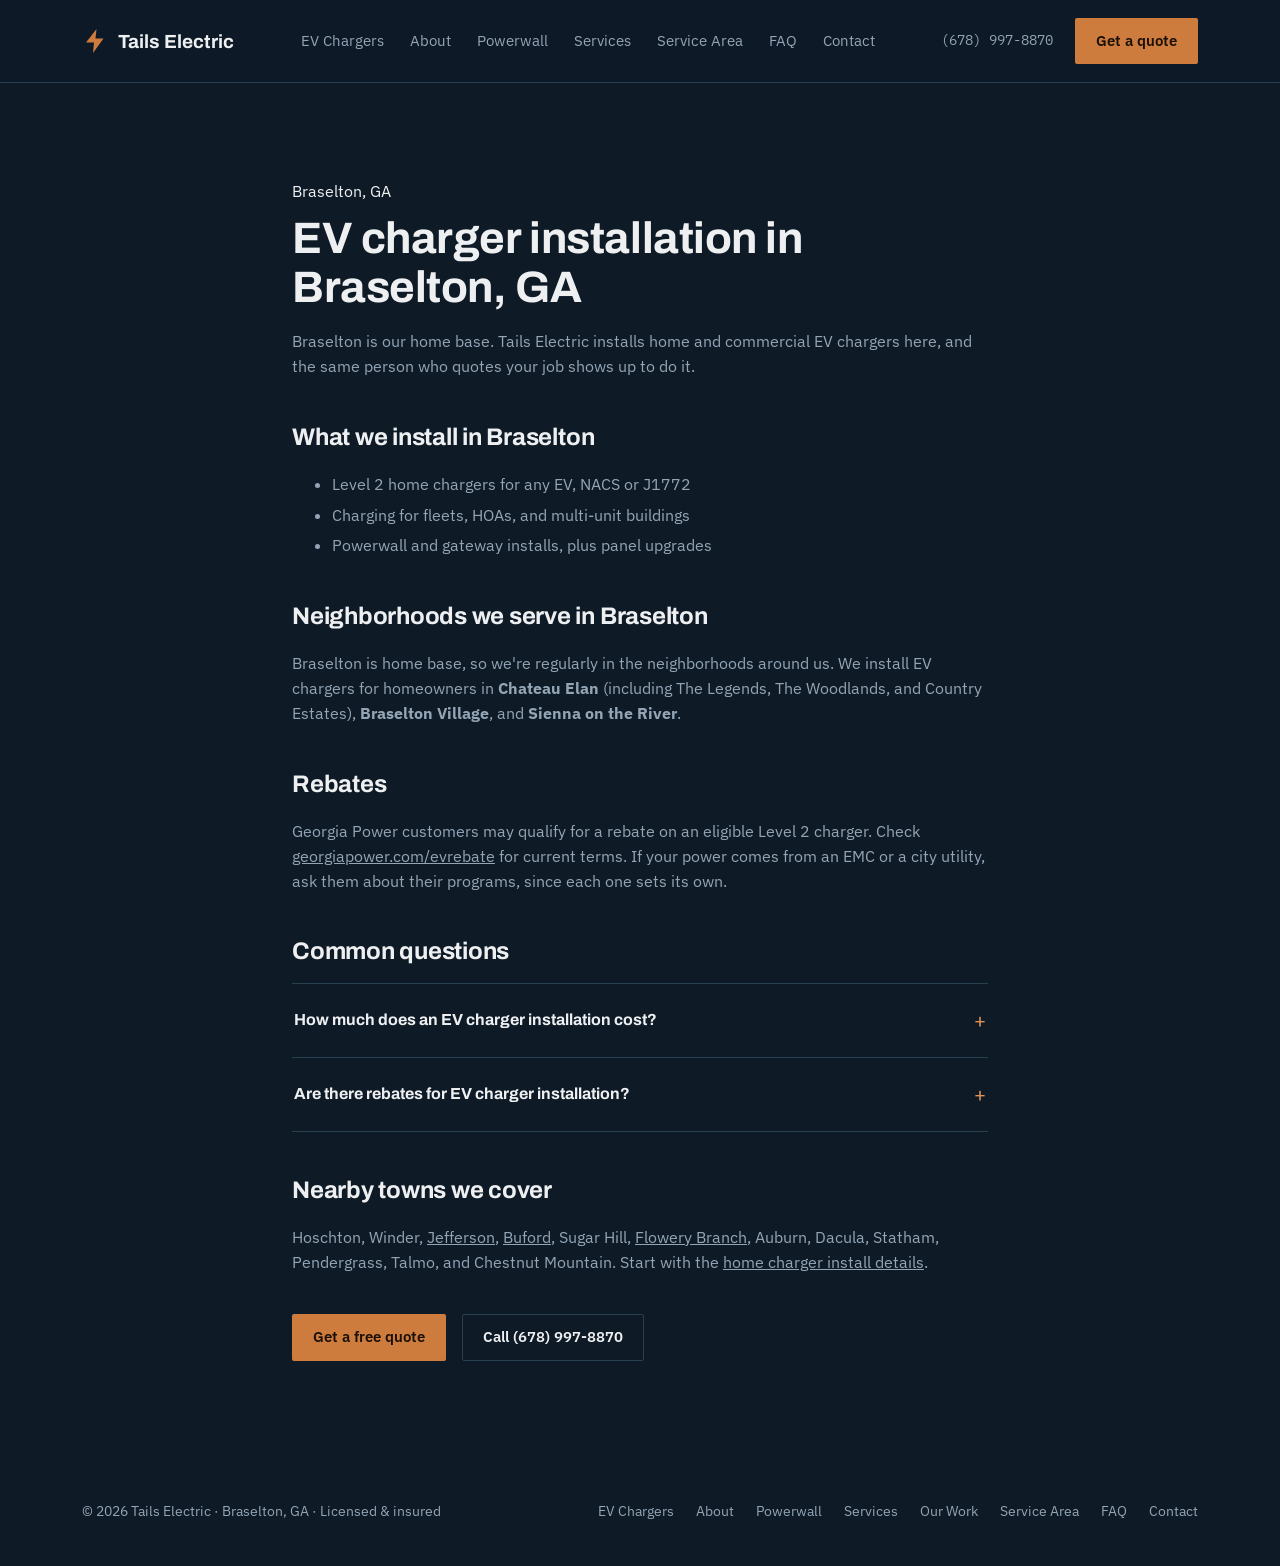
<file: ev-charger-installation-braselton-ga.html>
<!DOCTYPE html>
<html lang="en">
<head>
<meta charset="UTF-8">
<meta name="viewport" content="width=device-width, initial-scale=1.0">
<title>EV Charger Installation in Braselton, GA | Tails Electric</title>
<meta name="description" content="EV charger installation in Braselton, GA by a local veteran-owned electrician. Free written estimates, permits and inspections handled.">
<link rel="canonical" href="https://tailselectric.com/ev-charger-installation-braselton-ga.html">
<link rel="preconnect" href="https://fonts.googleapis.com">
<link rel="preconnect" href="https://fonts.gstatic.com" crossorigin>
<link href="https://fonts.googleapis.com/css2?family=Archivo:wght@500;600;700;800&family=IBM+Plex+Sans:wght@400;500;600&family=IBM+Plex+Mono:wght@500;600&display=swap" rel="stylesheet">
<link rel="stylesheet" href="styles.css">
<script type="application/ld+json">{"@context": "https://schema.org", "@type": "FAQPage", "mainEntity": [{"@type": "Question", "name": "How much does an EV charger installation cost?", "acceptedAnswer": {"@type": "Answer", "text": "Basic EV charger installs start at $600, and more complex ones are around $1,200. The final price depends on how far the charger is from your panel, how much capacity the panel has, and whether the wiring runs through finished walls or underground. We check all of that at the site assessment and give you a fixed, written quote before any work starts."}}, {"@type": "Question", "name": "Are there rebates for EV charger installation?", "acceptedAnswer": {"@type": "Answer", "text": "Georgia Power customers may qualify for a rebate on an eligible Level 2 charger. Check georgiapower.com/evrebate for current terms. If your power comes from an EMC or a city utility, ask them about their programs, since each one sets its own."}}]}</script>
</head>
<body>
<header class="site">
  <div class="nav">
    <a href="index.html" class="logo">
      <svg class="mark" viewBox="0 0 26 26" fill="none" xmlns="http://www.w3.org/2000/svg">
        <path d="M14.5 1L4 14.5H12L11 25L21.5 10.5H13.5L14.5 1Z" fill="#CE7C3E"/>
      </svg>
      Tails Electric
    </a>
    <nav class="nav-links">
      <a href="index.html#ev-chargers">EV Chargers</a>
      <a href="index.html#founder">About</a>
      <a href="index.html#powerwall">Powerwall</a>
      <a href="index.html#services">Services</a>
      <a href="index.html#area">Service Area</a>
      <a href="index.html#faq">FAQ</a>
      <a href="index.html#contact">Contact</a>
    </nav>
    <div class="nav-right">
      <span class="nav-phone">(678) 997-8870</span>
      <a href="index.html#contact" class="btn btn-copper">Get a quote</a>
    </div>
  </div>
</header>
<main>
  <section>
    <div class="wrap page-body">
      <div class="tag">Braselton, GA</div>
      <h1>EV charger installation in Braselton, GA</h1>
      <p>Braselton is our home base. Tails Electric installs home and commercial EV chargers here, and the same person who quotes your job shows up to do it.</p>
      <h2>What we install in Braselton</h2>
      <ul>
        <li>Level 2 home chargers for any EV, NACS or J1772</li>
        <li>Charging for fleets, HOAs, and multi-unit buildings</li>
        <li>Powerwall and gateway installs, plus panel upgrades</li>
      </ul>
      <!-- ADD REAL LOCAL CONTENT HERE: photos and a short write-up of a Braselton job, which utility serves the area (Georgia Power or Jackson EMC) and any rebate it offers, and who handles permits. Real local detail is what makes this page rank. -->
      <h2>Neighborhoods we serve in Braselton</h2>
      <p>Braselton is home base, so we're regularly in the neighborhoods around us. We install EV chargers for homeowners in <strong>Chateau Elan</strong> (including The Legends, The Woodlands, and Country Estates), <strong>Braselton Village</strong>, and <strong>Sienna on the River</strong>.</p>
      <h2>Rebates</h2>
      <p>Georgia Power customers may qualify for a rebate on an eligible Level 2 charger. Check <a href="https://www.georgiapower.com/evrebate" style="text-decoration:underline;">georgiapower.com/evrebate</a> for current terms. If your power comes from an EMC or a city utility, ask them about their programs, since each one sets its own.</p>
      <h2>Common questions</h2>
      <div class="faq-list"><details class="faq-item"><summary>How much does an EV charger installation cost?</summary><p>Basic EV charger installs start at $600, and more complex ones are around $1,200. The final price depends on how far the charger is from your panel, how much capacity the panel has, and whether the wiring runs through finished walls or underground. We check all of that at the site assessment and give you a fixed, written quote before any work starts.</p></details><details class="faq-item"><summary>Are there rebates for EV charger installation?</summary><p>Georgia Power customers may qualify for a rebate on an eligible Level 2 charger. Check georgiapower.com/evrebate for current terms. If your power comes from an EMC or a city utility, ask them about their programs, since each one sets its own.</p></details></div>
      <h2>Nearby towns we cover</h2>
      <p>Hoschton, Winder, <a href="ev-charger-installation-jefferson-ga.html" style="text-decoration:underline;">Jefferson</a>, <a href="ev-charger-installation-buford-ga.html" style="text-decoration:underline;">Buford</a>, Sugar Hill, <a href="ev-charger-installation-flowery-branch-ga.html" style="text-decoration:underline;">Flowery Branch</a>, Auburn, Dacula, Statham, Pendergrass, Talmo, and Chestnut Mountain. Start with the <a href="home-ev-charger-installation.html" style="text-decoration:underline;">home charger install details</a>.</p>
      <a class="btn btn-copper" href="index.html#contact">Get a free quote</a>
      <a class="btn btn-line" href="tel:+16789978870">Call (678) 997-8870</a>
    </div>
  </section>
</main>
<footer>
  <div class="wrap">
    <div class="foot-grid">
      <span>© 2026 Tails Electric · Braselton, GA · Licensed &amp; insured</span>
      <div class="foot-links">
        <a href="index.html#ev-chargers">EV Chargers</a>
        <a href="index.html#founder">About</a>
        <a href="index.html#powerwall">Powerwall</a>
        <a href="index.html#services">Services</a>
        <a href="index.html#work">Our Work</a>
        <a href="index.html#area">Service Area</a>
        <a href="index.html#faq">FAQ</a>
        <a href="index.html#contact">Contact</a>
      </div>
    </div>
  </div>
</footer>
</body>
</html>
</file>
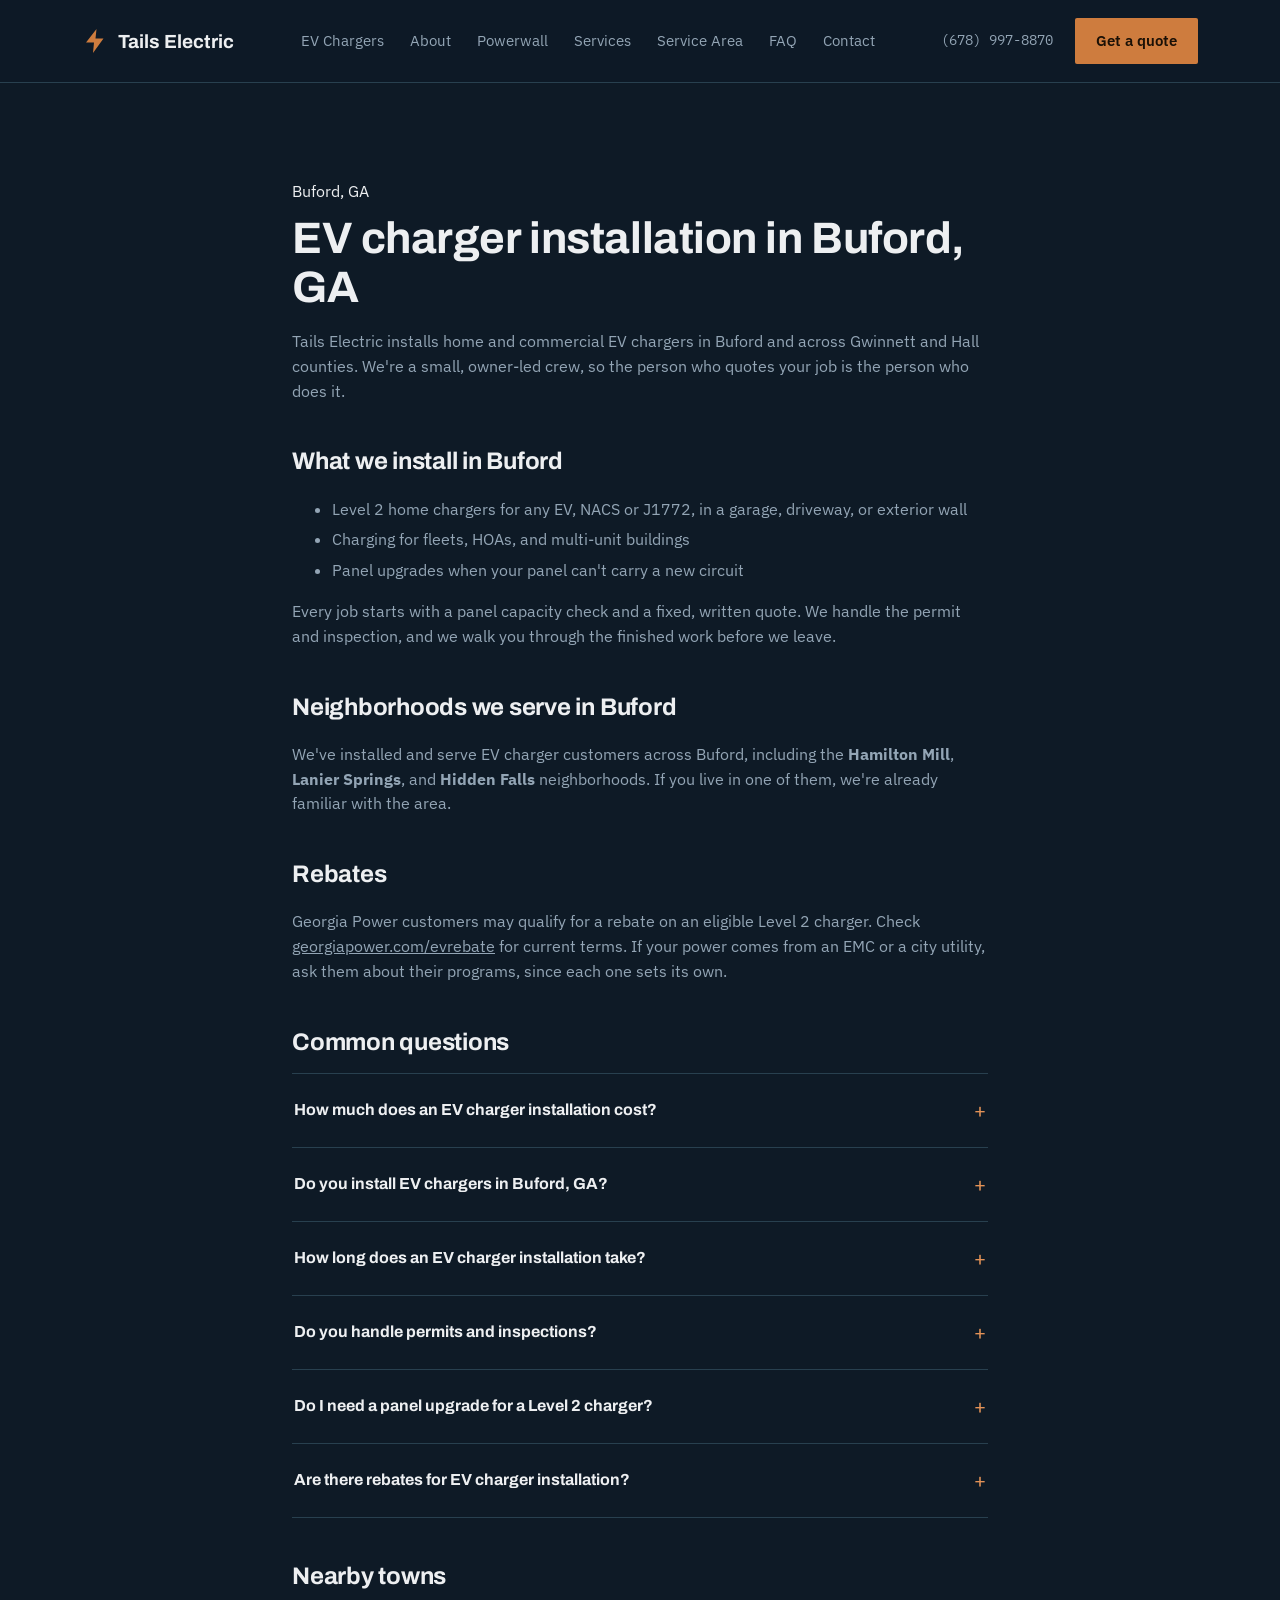
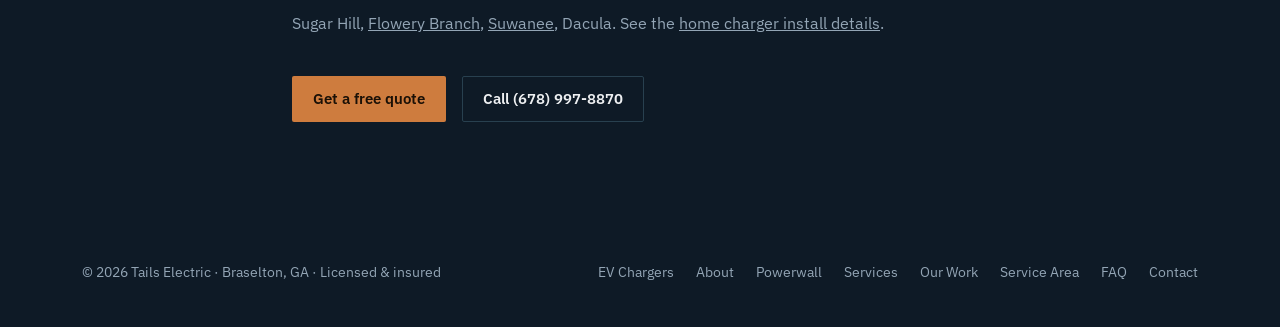
<file: ev-charger-installation-buford-ga.html>
<!DOCTYPE html>
<html lang="en">
<head>
<meta charset="UTF-8">
<meta name="viewport" content="width=device-width, initial-scale=1.0">
<title>EV Charger Installation in Buford, GA | Tails Electric</title>
<meta name="description" content="EV charger installation in Buford, GA by a veteran-owned local electrician. Home and commercial Level 2 chargers. Free written estimates.">
<link rel="canonical" href="https://tailselectric.com/ev-charger-installation-buford-ga.html">
<link rel="preconnect" href="https://fonts.googleapis.com">
<link rel="preconnect" href="https://fonts.gstatic.com" crossorigin>
<link href="https://fonts.googleapis.com/css2?family=Archivo:wght@500;600;700;800&family=IBM+Plex+Sans:wght@400;500;600&family=IBM+Plex+Mono:wght@500;600&display=swap" rel="stylesheet">
<link rel="stylesheet" href="styles.css">
<script type="application/ld+json">
{"@context": "https://schema.org", "@type": "FAQPage", "mainEntity": [{"@type": "Question", "name": "How much does an EV charger installation cost?", "acceptedAnswer": {"@type": "Answer", "text": "Basic EV charger installs start at $600, and more complex ones are around $1,200. The final price depends on how far the charger is from your panel, how much capacity the panel has, and whether the wiring runs through finished walls or underground. We check all of that at the site assessment and give you a fixed, written quote before any work starts."}}, {"@type": "Question", "name": "Do you install EV chargers in Buford, GA?", "acceptedAnswer": {"@type": "Answer", "text": "Yes. Tails Electric installs home and commercial EV chargers in Buford and the surrounding Gwinnett and Hall counties area."}}, {"@type": "Question", "name": "How long does an EV charger installation take?", "acceptedAnswer": {"@type": "Answer", "text": "Most home installs take 1 to 4 hours depending on complexity. Long wiring runs, panel work, or finished walls can add time."}}, {"@type": "Question", "name": "Do you handle permits and inspections?", "acceptedAnswer": {"@type": "Answer", "text": "Yes. We handle the permit and schedule the inspection so you don't have to chase either one."}}, {"@type": "Question", "name": "Do I need a panel upgrade for a Level 2 charger?", "acceptedAnswer": {"@type": "Answer", "text": "Not always. We check your panel's capacity before we quote. If it can't carry a new 240V circuit, we quote the upgrade up front."}}, {"@type": "Question", "name": "Are there rebates for EV charger installation?", "acceptedAnswer": {"@type": "Answer", "text": "Georgia Power customers may qualify for a rebate on an eligible Level 2 charger. Check georgiapower.com/evrebate for current terms. If your power comes from an EMC or a city utility, ask them about their programs, since each one sets its own."}}]}
</script>
</head>
<body>
<header class="site">
  <div class="nav">
    <a href="index.html" class="logo">
      <svg class="mark" viewBox="0 0 26 26" fill="none" xmlns="http://www.w3.org/2000/svg">
        <path d="M14.5 1L4 14.5H12L11 25L21.5 10.5H13.5L14.5 1Z" fill="#CE7C3E"/>
      </svg>
      Tails Electric
    </a>
    <nav class="nav-links">
      <a href="index.html#ev-chargers">EV Chargers</a>
      <a href="index.html#founder">About</a>
      <a href="index.html#powerwall">Powerwall</a>
      <a href="index.html#services">Services</a>
      <a href="index.html#area">Service Area</a>
      <a href="index.html#faq">FAQ</a>
      <a href="index.html#contact">Contact</a>
    </nav>
    <div class="nav-right">
      <span class="nav-phone">(678) 997-8870</span>
      <a href="index.html#contact" class="btn btn-copper">Get a quote</a>
    </div>
  </div>
</header>
<main>
  <section>
    <div class="wrap page-body">
      <div class="tag">Buford, GA</div>
      <h1>EV charger installation in Buford, GA</h1>
      <p>Tails Electric installs home and commercial EV chargers in Buford and across Gwinnett and Hall counties. We're a small, owner-led crew, so the person who quotes your job is the person who does it.</p>
      <h2>What we install in Buford</h2>
      <ul>
        <li>Level 2 home chargers for any EV, NACS or J1772, in a garage, driveway, or exterior wall</li>
        <li>Charging for fleets, HOAs, and multi-unit buildings</li>
        <li>Panel upgrades when your panel can't carry a new circuit</li>
      </ul>
      <p>Every job starts with a panel capacity check and a fixed, written quote. We handle the permit and inspection, and we walk you through the finished work before we leave.</p>
      <!-- ADD REAL LOCAL CONTENT HERE: a photo and short write-up of a job in Buford, the utility that serves the area and any rebate it offers, and who issues permits. Real local detail keeps this page from being a copy of the others. -->
      <h2>Neighborhoods we serve in Buford</h2>
      <p>We've installed and serve EV charger customers across Buford, including the <strong>Hamilton Mill</strong>, <strong>Lanier Springs</strong>, and <strong>Hidden Falls</strong> neighborhoods. If you live in one of them, we're already familiar with the area.</p>
      <h2>Rebates</h2>
      <p>Georgia Power customers may qualify for a rebate on an eligible Level 2 charger. Check <a href="https://www.georgiapower.com/evrebate" style="text-decoration:underline;">georgiapower.com/evrebate</a> for current terms. If your power comes from an EMC or a city utility, ask them about their programs, since each one sets its own.</p>
      <h2>Common questions</h2>
      <div class="faq-list"><details class="faq-item"><summary>How much does an EV charger installation cost?</summary><p>Basic EV charger installs start at $600, and more complex ones are around $1,200. The final price depends on how far the charger is from your panel, how much capacity the panel has, and whether the wiring runs through finished walls or underground. We check all of that at the site assessment and give you a fixed, written quote before any work starts.</p></details><details class="faq-item"><summary>Do you install EV chargers in Buford, GA?</summary><p>Yes. Tails Electric installs home and commercial EV chargers in Buford and the surrounding Gwinnett and Hall counties area.</p></details><details class="faq-item"><summary>How long does an EV charger installation take?</summary><p>Most home installs take 1 to 4 hours depending on complexity. Long wiring runs, panel work, or finished walls can add time.</p></details><details class="faq-item"><summary>Do you handle permits and inspections?</summary><p>Yes. We handle the permit and schedule the inspection so you don&#x27;t have to chase either one.</p></details><details class="faq-item"><summary>Do I need a panel upgrade for a Level 2 charger?</summary><p>Not always. We check your panel&#x27;s capacity before we quote. If it can&#x27;t carry a new 240V circuit, we quote the upgrade up front.</p></details><details class="faq-item"><summary>Are there rebates for EV charger installation?</summary><p>Georgia Power customers may qualify for a rebate on an eligible Level 2 charger. Check georgiapower.com/evrebate for current terms. If your power comes from an EMC or a city utility, ask them about their programs, since each one sets its own.</p></details></div>
      <h2>Nearby towns</h2>
      <p>Sugar Hill, <a href="ev-charger-installation-flowery-branch-ga.html" style="text-decoration:underline;">Flowery Branch</a>, <a href="ev-charger-installation-suwanee-ga.html" style="text-decoration:underline;">Suwanee</a>, Dacula. See the <a href="home-ev-charger-installation.html" style="text-decoration:underline;">home charger install details</a>.</p>
      <a class="btn btn-copper" href="index.html#contact">Get a free quote</a>
      <a class="btn btn-line" href="tel:+16789978870">Call (678) 997-8870</a>
    </div>
  </section>
</main>
<footer>
  <div class="wrap">
    <div class="foot-grid">
      <span>© 2026 Tails Electric · Braselton, GA · Licensed &amp; insured</span>
      <div class="foot-links">
        <a href="index.html#ev-chargers">EV Chargers</a>
        <a href="index.html#founder">About</a>
        <a href="index.html#powerwall">Powerwall</a>
        <a href="index.html#services">Services</a>
        <a href="index.html#work">Our Work</a>
        <a href="index.html#area">Service Area</a>
        <a href="index.html#faq">FAQ</a>
        <a href="index.html#contact">Contact</a>
      </div>
    </div>
  </div>
</footer>
</body>
</html>
</file>
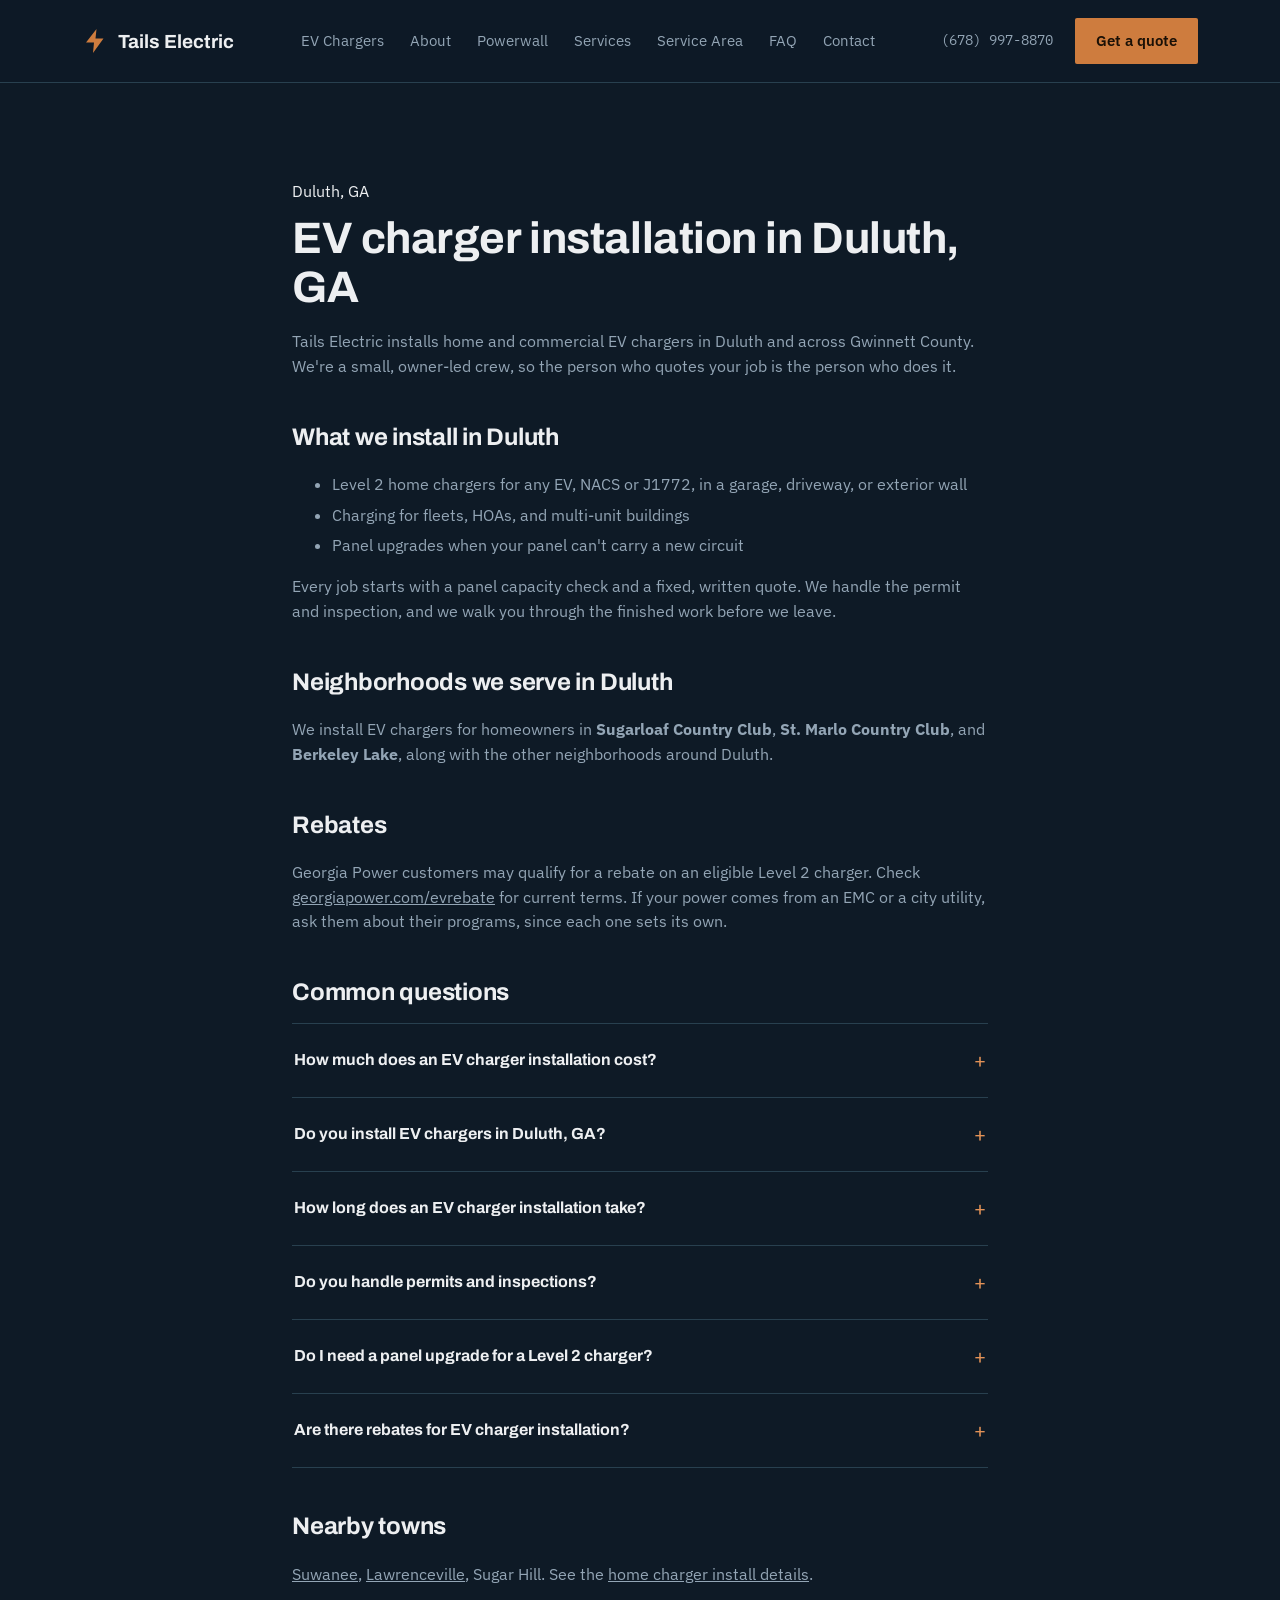
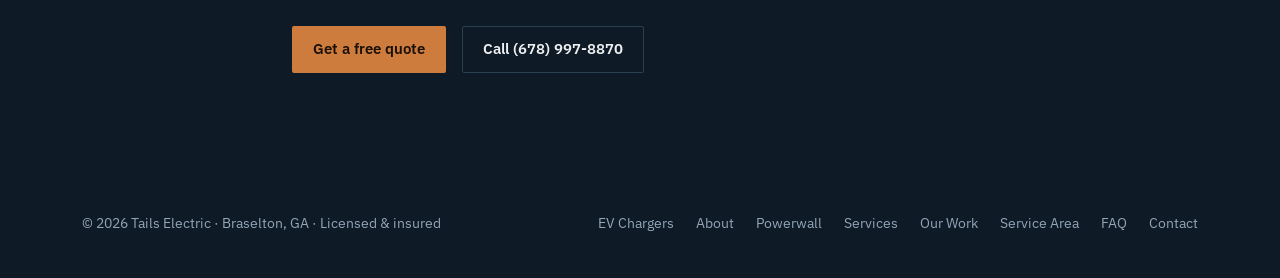
<file: ev-charger-installation-duluth-ga.html>
<!DOCTYPE html>
<html lang="en">
<head>
<meta charset="UTF-8">
<meta name="viewport" content="width=device-width, initial-scale=1.0">
<title>EV Charger Installation in Duluth, GA | Tails Electric</title>
<meta name="description" content="EV charger installation in Duluth, GA by a veteran-owned local electrician. Home and commercial Level 2 chargers. Free written estimates.">
<link rel="canonical" href="https://tailselectric.com/ev-charger-installation-duluth-ga.html">
<link rel="preconnect" href="https://fonts.googleapis.com">
<link rel="preconnect" href="https://fonts.gstatic.com" crossorigin>
<link href="https://fonts.googleapis.com/css2?family=Archivo:wght@500;600;700;800&family=IBM+Plex+Sans:wght@400;500;600&family=IBM+Plex+Mono:wght@500;600&display=swap" rel="stylesheet">
<link rel="stylesheet" href="styles.css">
<script type="application/ld+json">
{"@context": "https://schema.org", "@type": "FAQPage", "mainEntity": [{"@type": "Question", "name": "How much does an EV charger installation cost?", "acceptedAnswer": {"@type": "Answer", "text": "Basic EV charger installs start at $600, and more complex ones are around $1,200. The final price depends on how far the charger is from your panel, how much capacity the panel has, and whether the wiring runs through finished walls or underground. We check all of that at the site assessment and give you a fixed, written quote before any work starts."}}, {"@type": "Question", "name": "Do you install EV chargers in Duluth, GA?", "acceptedAnswer": {"@type": "Answer", "text": "Yes. Tails Electric installs home and commercial EV chargers in Duluth and the surrounding Gwinnett County area."}}, {"@type": "Question", "name": "How long does an EV charger installation take?", "acceptedAnswer": {"@type": "Answer", "text": "Most home installs take 1 to 4 hours depending on complexity. Long wiring runs, panel work, or finished walls can add time."}}, {"@type": "Question", "name": "Do you handle permits and inspections?", "acceptedAnswer": {"@type": "Answer", "text": "Yes. We handle the permit and schedule the inspection so you don't have to chase either one."}}, {"@type": "Question", "name": "Do I need a panel upgrade for a Level 2 charger?", "acceptedAnswer": {"@type": "Answer", "text": "Not always. We check your panel's capacity before we quote. If it can't carry a new 240V circuit, we quote the upgrade up front."}}, {"@type": "Question", "name": "Are there rebates for EV charger installation?", "acceptedAnswer": {"@type": "Answer", "text": "Georgia Power customers may qualify for a rebate on an eligible Level 2 charger. Check georgiapower.com/evrebate for current terms. If your power comes from an EMC or a city utility, ask them about their programs, since each one sets its own."}}]}
</script>
</head>
<body>
<header class="site">
  <div class="nav">
    <a href="index.html" class="logo">
      <svg class="mark" viewBox="0 0 26 26" fill="none" xmlns="http://www.w3.org/2000/svg">
        <path d="M14.5 1L4 14.5H12L11 25L21.5 10.5H13.5L14.5 1Z" fill="#CE7C3E"/>
      </svg>
      Tails Electric
    </a>
    <nav class="nav-links">
      <a href="index.html#ev-chargers">EV Chargers</a>
      <a href="index.html#founder">About</a>
      <a href="index.html#powerwall">Powerwall</a>
      <a href="index.html#services">Services</a>
      <a href="index.html#area">Service Area</a>
      <a href="index.html#faq">FAQ</a>
      <a href="index.html#contact">Contact</a>
    </nav>
    <div class="nav-right">
      <span class="nav-phone">(678) 997-8870</span>
      <a href="index.html#contact" class="btn btn-copper">Get a quote</a>
    </div>
  </div>
</header>
<main>
  <section>
    <div class="wrap page-body">
      <div class="tag">Duluth, GA</div>
      <h1>EV charger installation in Duluth, GA</h1>
      <p>Tails Electric installs home and commercial EV chargers in Duluth and across Gwinnett County. We're a small, owner-led crew, so the person who quotes your job is the person who does it.</p>
      <h2>What we install in Duluth</h2>
      <ul>
        <li>Level 2 home chargers for any EV, NACS or J1772, in a garage, driveway, or exterior wall</li>
        <li>Charging for fleets, HOAs, and multi-unit buildings</li>
        <li>Panel upgrades when your panel can't carry a new circuit</li>
      </ul>
      <p>Every job starts with a panel capacity check and a fixed, written quote. We handle the permit and inspection, and we walk you through the finished work before we leave.</p>
      <!-- ADD REAL LOCAL CONTENT HERE: a photo and short write-up of a job in Duluth, the utility that serves the area and any rebate it offers, and who issues permits. Real local detail keeps this page from being a copy of the others. -->
      <h2>Neighborhoods we serve in Duluth</h2>
      <p>We install EV chargers for homeowners in <strong>Sugarloaf Country Club</strong>, <strong>St. Marlo Country Club</strong>, and <strong>Berkeley Lake</strong>, along with the other neighborhoods around Duluth.</p>
      <h2>Rebates</h2>
      <p>Georgia Power customers may qualify for a rebate on an eligible Level 2 charger. Check <a href="https://www.georgiapower.com/evrebate" style="text-decoration:underline;">georgiapower.com/evrebate</a> for current terms. If your power comes from an EMC or a city utility, ask them about their programs, since each one sets its own.</p>
      <h2>Common questions</h2>
      <div class="faq-list"><details class="faq-item"><summary>How much does an EV charger installation cost?</summary><p>Basic EV charger installs start at $600, and more complex ones are around $1,200. The final price depends on how far the charger is from your panel, how much capacity the panel has, and whether the wiring runs through finished walls or underground. We check all of that at the site assessment and give you a fixed, written quote before any work starts.</p></details><details class="faq-item"><summary>Do you install EV chargers in Duluth, GA?</summary><p>Yes. Tails Electric installs home and commercial EV chargers in Duluth and the surrounding Gwinnett County area.</p></details><details class="faq-item"><summary>How long does an EV charger installation take?</summary><p>Most home installs take 1 to 4 hours depending on complexity. Long wiring runs, panel work, or finished walls can add time.</p></details><details class="faq-item"><summary>Do you handle permits and inspections?</summary><p>Yes. We handle the permit and schedule the inspection so you don&#x27;t have to chase either one.</p></details><details class="faq-item"><summary>Do I need a panel upgrade for a Level 2 charger?</summary><p>Not always. We check your panel&#x27;s capacity before we quote. If it can&#x27;t carry a new 240V circuit, we quote the upgrade up front.</p></details><details class="faq-item"><summary>Are there rebates for EV charger installation?</summary><p>Georgia Power customers may qualify for a rebate on an eligible Level 2 charger. Check georgiapower.com/evrebate for current terms. If your power comes from an EMC or a city utility, ask them about their programs, since each one sets its own.</p></details></div>
      <h2>Nearby towns</h2>
      <p><a href="ev-charger-installation-suwanee-ga.html" style="text-decoration:underline;">Suwanee</a>, <a href="ev-charger-installation-lawrenceville-ga.html" style="text-decoration:underline;">Lawrenceville</a>, Sugar Hill. See the <a href="home-ev-charger-installation.html" style="text-decoration:underline;">home charger install details</a>.</p>
      <a class="btn btn-copper" href="index.html#contact">Get a free quote</a>
      <a class="btn btn-line" href="tel:+16789978870">Call (678) 997-8870</a>
    </div>
  </section>
</main>
<footer>
  <div class="wrap">
    <div class="foot-grid">
      <span>© 2026 Tails Electric · Braselton, GA · Licensed &amp; insured</span>
      <div class="foot-links">
        <a href="index.html#ev-chargers">EV Chargers</a>
        <a href="index.html#founder">About</a>
        <a href="index.html#powerwall">Powerwall</a>
        <a href="index.html#services">Services</a>
        <a href="index.html#work">Our Work</a>
        <a href="index.html#area">Service Area</a>
        <a href="index.html#faq">FAQ</a>
        <a href="index.html#contact">Contact</a>
      </div>
    </div>
  </div>
</footer>
</body>
</html>
</file>
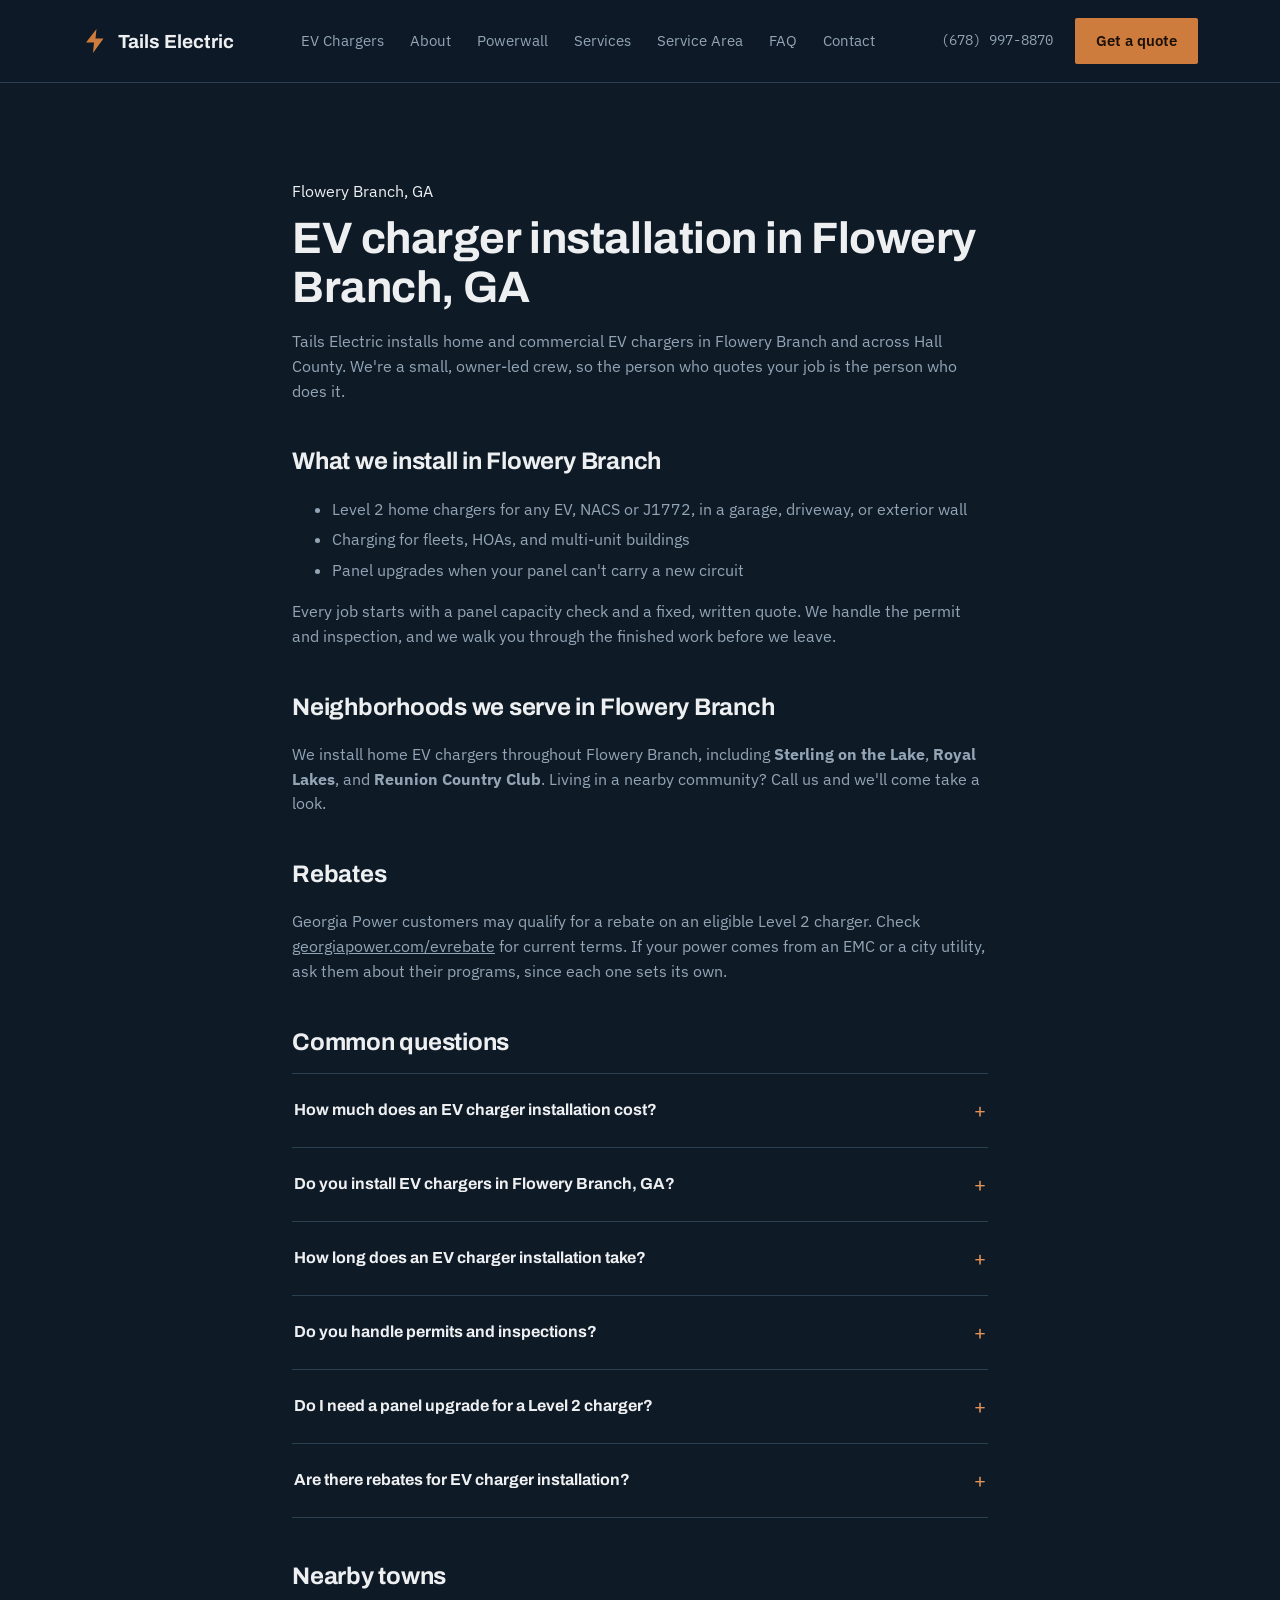
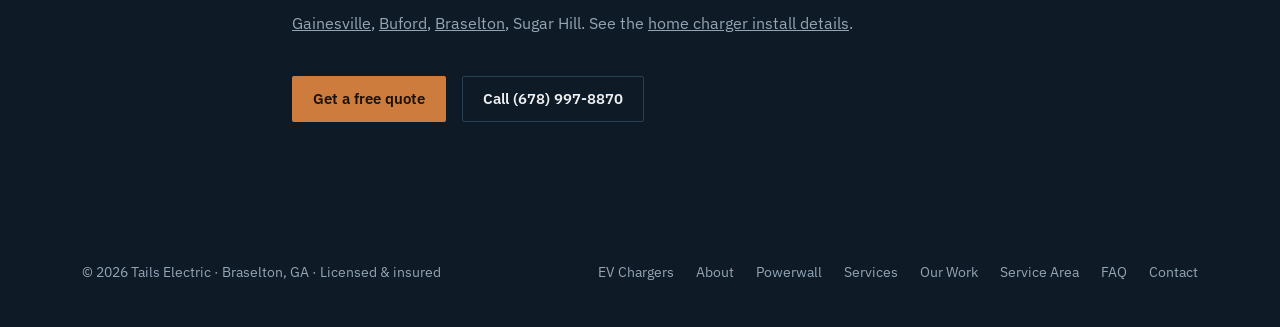
<file: ev-charger-installation-flowery-branch-ga.html>
<!DOCTYPE html>
<html lang="en">
<head>
<meta charset="UTF-8">
<meta name="viewport" content="width=device-width, initial-scale=1.0">
<title>EV Charger Installation in Flowery Branch, GA | Tails Electric</title>
<meta name="description" content="EV charger installation in Flowery Branch, GA by a veteran-owned local electrician. Home and commercial Level 2 chargers. Free written estimates.">
<link rel="canonical" href="https://tailselectric.com/ev-charger-installation-flowery-branch-ga.html">
<link rel="preconnect" href="https://fonts.googleapis.com">
<link rel="preconnect" href="https://fonts.gstatic.com" crossorigin>
<link href="https://fonts.googleapis.com/css2?family=Archivo:wght@500;600;700;800&family=IBM+Plex+Sans:wght@400;500;600&family=IBM+Plex+Mono:wght@500;600&display=swap" rel="stylesheet">
<link rel="stylesheet" href="styles.css">
<script type="application/ld+json">
{"@context": "https://schema.org", "@type": "FAQPage", "mainEntity": [{"@type": "Question", "name": "How much does an EV charger installation cost?", "acceptedAnswer": {"@type": "Answer", "text": "Basic EV charger installs start at $600, and more complex ones are around $1,200. The final price depends on how far the charger is from your panel, how much capacity the panel has, and whether the wiring runs through finished walls or underground. We check all of that at the site assessment and give you a fixed, written quote before any work starts."}}, {"@type": "Question", "name": "Do you install EV chargers in Flowery Branch, GA?", "acceptedAnswer": {"@type": "Answer", "text": "Yes. Tails Electric installs home and commercial EV chargers in Flowery Branch and the surrounding Hall County area."}}, {"@type": "Question", "name": "How long does an EV charger installation take?", "acceptedAnswer": {"@type": "Answer", "text": "Most home installs take 1 to 4 hours depending on complexity. Long wiring runs, panel work, or finished walls can add time."}}, {"@type": "Question", "name": "Do you handle permits and inspections?", "acceptedAnswer": {"@type": "Answer", "text": "Yes. We handle the permit and schedule the inspection so you don't have to chase either one."}}, {"@type": "Question", "name": "Do I need a panel upgrade for a Level 2 charger?", "acceptedAnswer": {"@type": "Answer", "text": "Not always. We check your panel's capacity before we quote. If it can't carry a new 240V circuit, we quote the upgrade up front."}}, {"@type": "Question", "name": "Are there rebates for EV charger installation?", "acceptedAnswer": {"@type": "Answer", "text": "Georgia Power customers may qualify for a rebate on an eligible Level 2 charger. Check georgiapower.com/evrebate for current terms. If your power comes from an EMC or a city utility, ask them about their programs, since each one sets its own."}}]}
</script>
</head>
<body>
<header class="site">
  <div class="nav">
    <a href="index.html" class="logo">
      <svg class="mark" viewBox="0 0 26 26" fill="none" xmlns="http://www.w3.org/2000/svg">
        <path d="M14.5 1L4 14.5H12L11 25L21.5 10.5H13.5L14.5 1Z" fill="#CE7C3E"/>
      </svg>
      Tails Electric
    </a>
    <nav class="nav-links">
      <a href="index.html#ev-chargers">EV Chargers</a>
      <a href="index.html#founder">About</a>
      <a href="index.html#powerwall">Powerwall</a>
      <a href="index.html#services">Services</a>
      <a href="index.html#area">Service Area</a>
      <a href="index.html#faq">FAQ</a>
      <a href="index.html#contact">Contact</a>
    </nav>
    <div class="nav-right">
      <span class="nav-phone">(678) 997-8870</span>
      <a href="index.html#contact" class="btn btn-copper">Get a quote</a>
    </div>
  </div>
</header>
<main>
  <section>
    <div class="wrap page-body">
      <div class="tag">Flowery Branch, GA</div>
      <h1>EV charger installation in Flowery Branch, GA</h1>
      <p>Tails Electric installs home and commercial EV chargers in Flowery Branch and across Hall County. We're a small, owner-led crew, so the person who quotes your job is the person who does it.</p>
      <h2>What we install in Flowery Branch</h2>
      <ul>
        <li>Level 2 home chargers for any EV, NACS or J1772, in a garage, driveway, or exterior wall</li>
        <li>Charging for fleets, HOAs, and multi-unit buildings</li>
        <li>Panel upgrades when your panel can't carry a new circuit</li>
      </ul>
      <p>Every job starts with a panel capacity check and a fixed, written quote. We handle the permit and inspection, and we walk you through the finished work before we leave.</p>
      <!-- ADD REAL LOCAL CONTENT HERE: a photo and short write-up of a job in Flowery Branch, the utility that serves the area and any rebate it offers, and who issues permits. Real local detail keeps this page from being a copy of the others. -->
      <h2>Neighborhoods we serve in Flowery Branch</h2>
      <p>We install home EV chargers throughout Flowery Branch, including <strong>Sterling on the Lake</strong>, <strong>Royal Lakes</strong>, and <strong>Reunion Country Club</strong>. Living in a nearby community? Call us and we'll come take a look.</p>
      <h2>Rebates</h2>
      <p>Georgia Power customers may qualify for a rebate on an eligible Level 2 charger. Check <a href="https://www.georgiapower.com/evrebate" style="text-decoration:underline;">georgiapower.com/evrebate</a> for current terms. If your power comes from an EMC or a city utility, ask them about their programs, since each one sets its own.</p>
      <h2>Common questions</h2>
      <div class="faq-list"><details class="faq-item"><summary>How much does an EV charger installation cost?</summary><p>Basic EV charger installs start at $600, and more complex ones are around $1,200. The final price depends on how far the charger is from your panel, how much capacity the panel has, and whether the wiring runs through finished walls or underground. We check all of that at the site assessment and give you a fixed, written quote before any work starts.</p></details><details class="faq-item"><summary>Do you install EV chargers in Flowery Branch, GA?</summary><p>Yes. Tails Electric installs home and commercial EV chargers in Flowery Branch and the surrounding Hall County area.</p></details><details class="faq-item"><summary>How long does an EV charger installation take?</summary><p>Most home installs take 1 to 4 hours depending on complexity. Long wiring runs, panel work, or finished walls can add time.</p></details><details class="faq-item"><summary>Do you handle permits and inspections?</summary><p>Yes. We handle the permit and schedule the inspection so you don&#x27;t have to chase either one.</p></details><details class="faq-item"><summary>Do I need a panel upgrade for a Level 2 charger?</summary><p>Not always. We check your panel&#x27;s capacity before we quote. If it can&#x27;t carry a new 240V circuit, we quote the upgrade up front.</p></details><details class="faq-item"><summary>Are there rebates for EV charger installation?</summary><p>Georgia Power customers may qualify for a rebate on an eligible Level 2 charger. Check georgiapower.com/evrebate for current terms. If your power comes from an EMC or a city utility, ask them about their programs, since each one sets its own.</p></details></div>
      <h2>Nearby towns</h2>
      <p><a href="ev-charger-installation-gainesville-ga.html" style="text-decoration:underline;">Gainesville</a>, <a href="ev-charger-installation-buford-ga.html" style="text-decoration:underline;">Buford</a>, <a href="ev-charger-installation-braselton-ga.html" style="text-decoration:underline;">Braselton</a>, Sugar Hill. See the <a href="home-ev-charger-installation.html" style="text-decoration:underline;">home charger install details</a>.</p>
      <a class="btn btn-copper" href="index.html#contact">Get a free quote</a>
      <a class="btn btn-line" href="tel:+16789978870">Call (678) 997-8870</a>
    </div>
  </section>
</main>
<footer>
  <div class="wrap">
    <div class="foot-grid">
      <span>© 2026 Tails Electric · Braselton, GA · Licensed &amp; insured</span>
      <div class="foot-links">
        <a href="index.html#ev-chargers">EV Chargers</a>
        <a href="index.html#founder">About</a>
        <a href="index.html#powerwall">Powerwall</a>
        <a href="index.html#services">Services</a>
        <a href="index.html#work">Our Work</a>
        <a href="index.html#area">Service Area</a>
        <a href="index.html#faq">FAQ</a>
        <a href="index.html#contact">Contact</a>
      </div>
    </div>
  </div>
</footer>
</body>
</html>
</file>
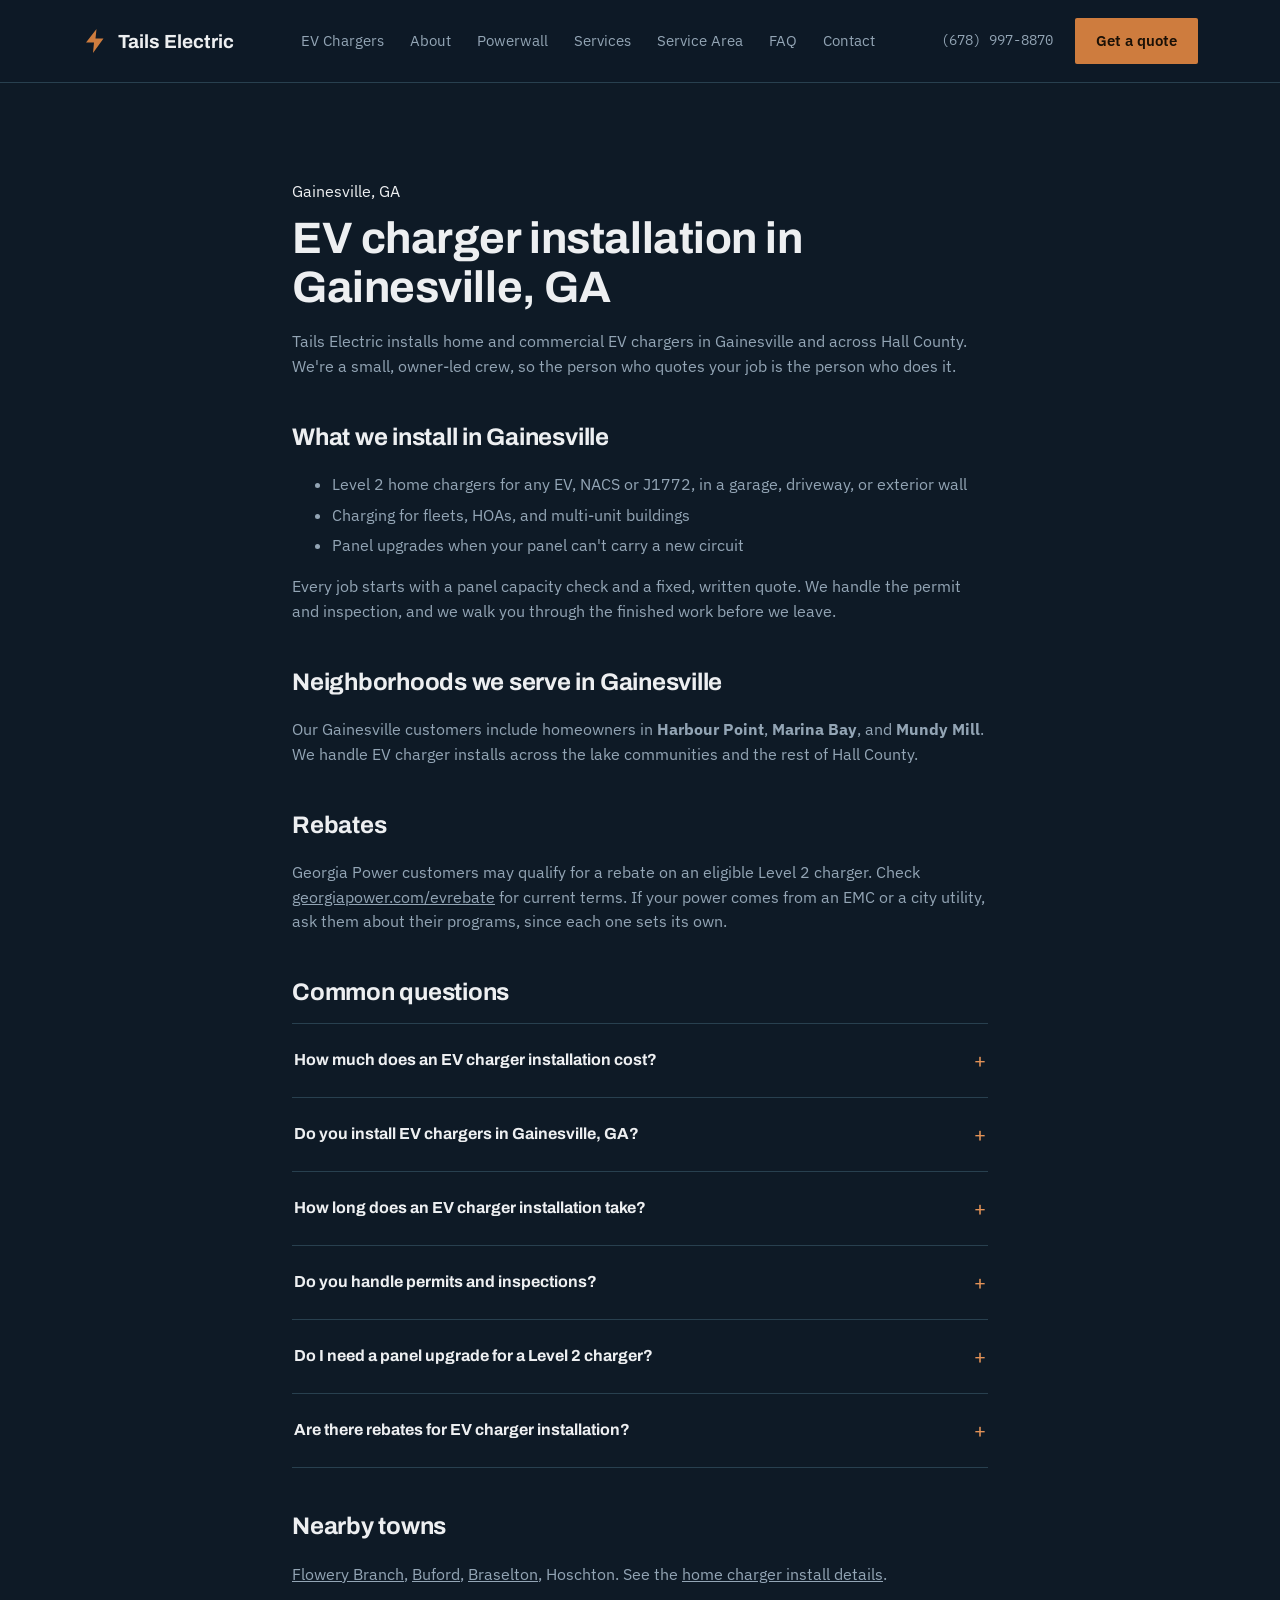
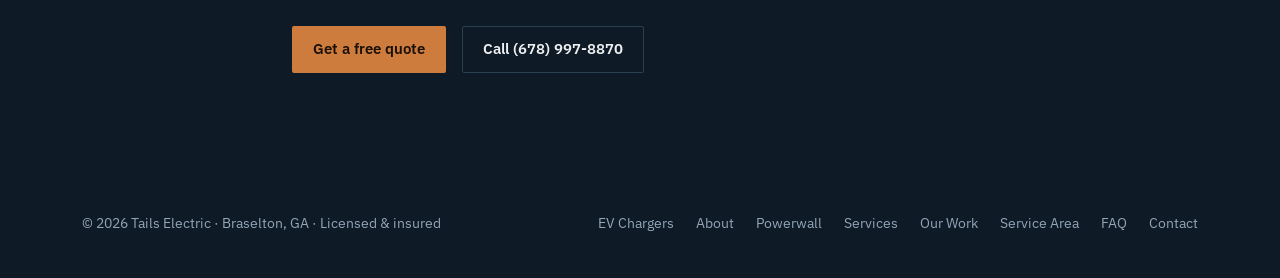
<file: ev-charger-installation-gainesville-ga.html>
<!DOCTYPE html>
<html lang="en">
<head>
<meta charset="UTF-8">
<meta name="viewport" content="width=device-width, initial-scale=1.0">
<title>EV Charger Installation in Gainesville, GA | Tails Electric</title>
<meta name="description" content="EV charger installation in Gainesville, GA by a veteran-owned local electrician. Home and commercial Level 2 chargers. Free written estimates.">
<link rel="canonical" href="https://tailselectric.com/ev-charger-installation-gainesville-ga.html">
<link rel="preconnect" href="https://fonts.googleapis.com">
<link rel="preconnect" href="https://fonts.gstatic.com" crossorigin>
<link href="https://fonts.googleapis.com/css2?family=Archivo:wght@500;600;700;800&family=IBM+Plex+Sans:wght@400;500;600&family=IBM+Plex+Mono:wght@500;600&display=swap" rel="stylesheet">
<link rel="stylesheet" href="styles.css">
<script type="application/ld+json">
{"@context": "https://schema.org", "@type": "FAQPage", "mainEntity": [{"@type": "Question", "name": "How much does an EV charger installation cost?", "acceptedAnswer": {"@type": "Answer", "text": "Basic EV charger installs start at $600, and more complex ones are around $1,200. The final price depends on how far the charger is from your panel, how much capacity the panel has, and whether the wiring runs through finished walls or underground. We check all of that at the site assessment and give you a fixed, written quote before any work starts."}}, {"@type": "Question", "name": "Do you install EV chargers in Gainesville, GA?", "acceptedAnswer": {"@type": "Answer", "text": "Yes. Tails Electric installs home and commercial EV chargers in Gainesville and the surrounding Hall County area."}}, {"@type": "Question", "name": "How long does an EV charger installation take?", "acceptedAnswer": {"@type": "Answer", "text": "Most home installs take 1 to 4 hours depending on complexity. Long wiring runs, panel work, or finished walls can add time."}}, {"@type": "Question", "name": "Do you handle permits and inspections?", "acceptedAnswer": {"@type": "Answer", "text": "Yes. We handle the permit and schedule the inspection so you don't have to chase either one."}}, {"@type": "Question", "name": "Do I need a panel upgrade for a Level 2 charger?", "acceptedAnswer": {"@type": "Answer", "text": "Not always. We check your panel's capacity before we quote. If it can't carry a new 240V circuit, we quote the upgrade up front."}}, {"@type": "Question", "name": "Are there rebates for EV charger installation?", "acceptedAnswer": {"@type": "Answer", "text": "Georgia Power customers may qualify for a rebate on an eligible Level 2 charger. Check georgiapower.com/evrebate for current terms. If your power comes from an EMC or a city utility, ask them about their programs, since each one sets its own."}}]}
</script>
</head>
<body>
<header class="site">
  <div class="nav">
    <a href="index.html" class="logo">
      <svg class="mark" viewBox="0 0 26 26" fill="none" xmlns="http://www.w3.org/2000/svg">
        <path d="M14.5 1L4 14.5H12L11 25L21.5 10.5H13.5L14.5 1Z" fill="#CE7C3E"/>
      </svg>
      Tails Electric
    </a>
    <nav class="nav-links">
      <a href="index.html#ev-chargers">EV Chargers</a>
      <a href="index.html#founder">About</a>
      <a href="index.html#powerwall">Powerwall</a>
      <a href="index.html#services">Services</a>
      <a href="index.html#area">Service Area</a>
      <a href="index.html#faq">FAQ</a>
      <a href="index.html#contact">Contact</a>
    </nav>
    <div class="nav-right">
      <span class="nav-phone">(678) 997-8870</span>
      <a href="index.html#contact" class="btn btn-copper">Get a quote</a>
    </div>
  </div>
</header>
<main>
  <section>
    <div class="wrap page-body">
      <div class="tag">Gainesville, GA</div>
      <h1>EV charger installation in Gainesville, GA</h1>
      <p>Tails Electric installs home and commercial EV chargers in Gainesville and across Hall County. We're a small, owner-led crew, so the person who quotes your job is the person who does it.</p>
      <h2>What we install in Gainesville</h2>
      <ul>
        <li>Level 2 home chargers for any EV, NACS or J1772, in a garage, driveway, or exterior wall</li>
        <li>Charging for fleets, HOAs, and multi-unit buildings</li>
        <li>Panel upgrades when your panel can't carry a new circuit</li>
      </ul>
      <p>Every job starts with a panel capacity check and a fixed, written quote. We handle the permit and inspection, and we walk you through the finished work before we leave.</p>
      <!-- ADD REAL LOCAL CONTENT HERE: a photo and short write-up of a job in Gainesville, the utility that serves the area and any rebate it offers, and who issues permits. Real local detail keeps this page from being a copy of the others. -->
      <h2>Neighborhoods we serve in Gainesville</h2>
      <p>Our Gainesville customers include homeowners in <strong>Harbour Point</strong>, <strong>Marina Bay</strong>, and <strong>Mundy Mill</strong>. We handle EV charger installs across the lake communities and the rest of Hall County.</p>
      <h2>Rebates</h2>
      <p>Georgia Power customers may qualify for a rebate on an eligible Level 2 charger. Check <a href="https://www.georgiapower.com/evrebate" style="text-decoration:underline;">georgiapower.com/evrebate</a> for current terms. If your power comes from an EMC or a city utility, ask them about their programs, since each one sets its own.</p>
      <h2>Common questions</h2>
      <div class="faq-list"><details class="faq-item"><summary>How much does an EV charger installation cost?</summary><p>Basic EV charger installs start at $600, and more complex ones are around $1,200. The final price depends on how far the charger is from your panel, how much capacity the panel has, and whether the wiring runs through finished walls or underground. We check all of that at the site assessment and give you a fixed, written quote before any work starts.</p></details><details class="faq-item"><summary>Do you install EV chargers in Gainesville, GA?</summary><p>Yes. Tails Electric installs home and commercial EV chargers in Gainesville and the surrounding Hall County area.</p></details><details class="faq-item"><summary>How long does an EV charger installation take?</summary><p>Most home installs take 1 to 4 hours depending on complexity. Long wiring runs, panel work, or finished walls can add time.</p></details><details class="faq-item"><summary>Do you handle permits and inspections?</summary><p>Yes. We handle the permit and schedule the inspection so you don&#x27;t have to chase either one.</p></details><details class="faq-item"><summary>Do I need a panel upgrade for a Level 2 charger?</summary><p>Not always. We check your panel&#x27;s capacity before we quote. If it can&#x27;t carry a new 240V circuit, we quote the upgrade up front.</p></details><details class="faq-item"><summary>Are there rebates for EV charger installation?</summary><p>Georgia Power customers may qualify for a rebate on an eligible Level 2 charger. Check georgiapower.com/evrebate for current terms. If your power comes from an EMC or a city utility, ask them about their programs, since each one sets its own.</p></details></div>
      <h2>Nearby towns</h2>
      <p><a href="ev-charger-installation-flowery-branch-ga.html" style="text-decoration:underline;">Flowery Branch</a>, <a href="ev-charger-installation-buford-ga.html" style="text-decoration:underline;">Buford</a>, <a href="ev-charger-installation-braselton-ga.html" style="text-decoration:underline;">Braselton</a>, Hoschton. See the <a href="home-ev-charger-installation.html" style="text-decoration:underline;">home charger install details</a>.</p>
      <a class="btn btn-copper" href="index.html#contact">Get a free quote</a>
      <a class="btn btn-line" href="tel:+16789978870">Call (678) 997-8870</a>
    </div>
  </section>
</main>
<footer>
  <div class="wrap">
    <div class="foot-grid">
      <span>© 2026 Tails Electric · Braselton, GA · Licensed &amp; insured</span>
      <div class="foot-links">
        <a href="index.html#ev-chargers">EV Chargers</a>
        <a href="index.html#founder">About</a>
        <a href="index.html#powerwall">Powerwall</a>
        <a href="index.html#services">Services</a>
        <a href="index.html#work">Our Work</a>
        <a href="index.html#area">Service Area</a>
        <a href="index.html#faq">FAQ</a>
        <a href="index.html#contact">Contact</a>
      </div>
    </div>
  </div>
</footer>
</body>
</html>
</file>
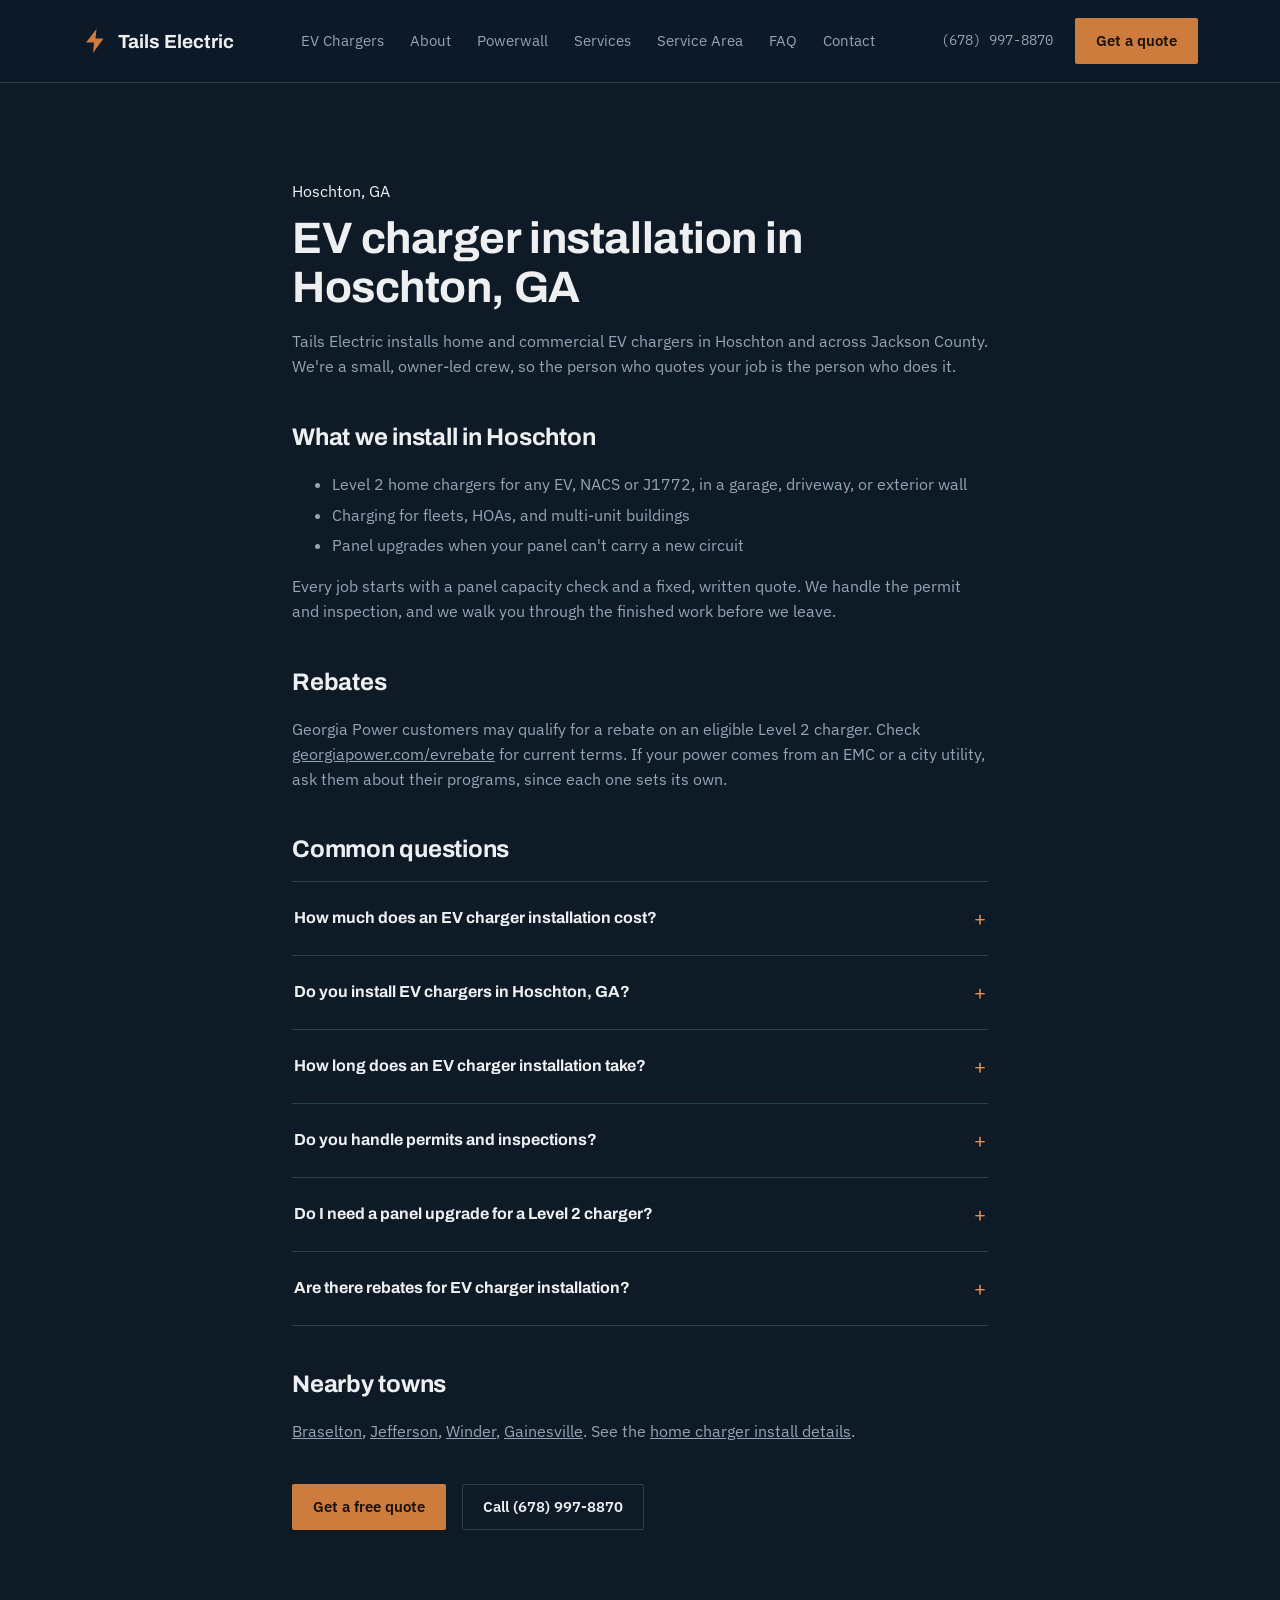
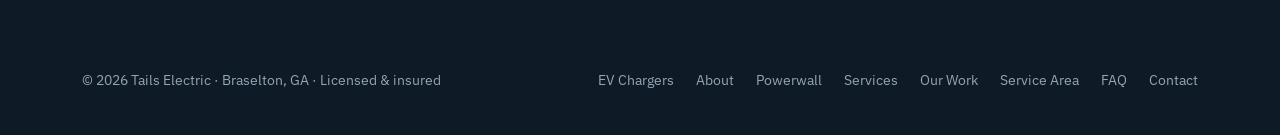
<file: ev-charger-installation-hoschton-ga.html>
<!DOCTYPE html>
<html lang="en">
<head>
<meta charset="UTF-8">
<meta name="viewport" content="width=device-width, initial-scale=1.0">
<title>EV Charger Installation in Hoschton, GA | Tails Electric</title>
<meta name="description" content="EV charger installation in Hoschton, GA by a veteran-owned local electrician. Home and commercial Level 2 chargers. Free written estimates.">
<link rel="canonical" href="https://tailselectric.com/ev-charger-installation-hoschton-ga.html">
<link rel="preconnect" href="https://fonts.googleapis.com">
<link rel="preconnect" href="https://fonts.gstatic.com" crossorigin>
<link href="https://fonts.googleapis.com/css2?family=Archivo:wght@500;600;700;800&family=IBM+Plex+Sans:wght@400;500;600&family=IBM+Plex+Mono:wght@500;600&display=swap" rel="stylesheet">
<link rel="stylesheet" href="styles.css">
<script type="application/ld+json">
{"@context": "https://schema.org", "@type": "FAQPage", "mainEntity": [{"@type": "Question", "name": "How much does an EV charger installation cost?", "acceptedAnswer": {"@type": "Answer", "text": "Basic EV charger installs start at $600, and more complex ones are around $1,200. The final price depends on how far the charger is from your panel, how much capacity the panel has, and whether the wiring runs through finished walls or underground. We check all of that at the site assessment and give you a fixed, written quote before any work starts."}}, {"@type": "Question", "name": "Do you install EV chargers in Hoschton, GA?", "acceptedAnswer": {"@type": "Answer", "text": "Yes. Tails Electric installs home and commercial EV chargers in Hoschton and the surrounding Jackson County area."}}, {"@type": "Question", "name": "How long does an EV charger installation take?", "acceptedAnswer": {"@type": "Answer", "text": "Most home installs take 1 to 4 hours depending on complexity. Long wiring runs, panel work, or finished walls can add time."}}, {"@type": "Question", "name": "Do you handle permits and inspections?", "acceptedAnswer": {"@type": "Answer", "text": "Yes. We handle the permit and schedule the inspection so you don't have to chase either one."}}, {"@type": "Question", "name": "Do I need a panel upgrade for a Level 2 charger?", "acceptedAnswer": {"@type": "Answer", "text": "Not always. We check your panel's capacity before we quote. If it can't carry a new 240V circuit, we quote the upgrade up front."}}, {"@type": "Question", "name": "Are there rebates for EV charger installation?", "acceptedAnswer": {"@type": "Answer", "text": "Georgia Power customers may qualify for a rebate on an eligible Level 2 charger. Check georgiapower.com/evrebate for current terms. If your power comes from an EMC or a city utility, ask them about their programs, since each one sets its own."}}]}
</script>
</head>
<body>
<header class="site">
  <div class="nav">
    <a href="index.html" class="logo">
      <svg class="mark" viewBox="0 0 26 26" fill="none" xmlns="http://www.w3.org/2000/svg">
        <path d="M14.5 1L4 14.5H12L11 25L21.5 10.5H13.5L14.5 1Z" fill="#CE7C3E"/>
      </svg>
      Tails Electric
    </a>
    <nav class="nav-links">
      <a href="index.html#ev-chargers">EV Chargers</a>
      <a href="index.html#founder">About</a>
      <a href="index.html#powerwall">Powerwall</a>
      <a href="index.html#services">Services</a>
      <a href="index.html#area">Service Area</a>
      <a href="index.html#faq">FAQ</a>
      <a href="index.html#contact">Contact</a>
    </nav>
    <div class="nav-right">
      <span class="nav-phone">(678) 997-8870</span>
      <a href="index.html#contact" class="btn btn-copper">Get a quote</a>
    </div>
  </div>
</header>
<main>
  <section>
    <div class="wrap page-body">
      <div class="tag">Hoschton, GA</div>
      <h1>EV charger installation in Hoschton, GA</h1>
      <p>Tails Electric installs home and commercial EV chargers in Hoschton and across Jackson County. We're a small, owner-led crew, so the person who quotes your job is the person who does it.</p>
      <h2>What we install in Hoschton</h2>
      <ul>
        <li>Level 2 home chargers for any EV, NACS or J1772, in a garage, driveway, or exterior wall</li>
        <li>Charging for fleets, HOAs, and multi-unit buildings</li>
        <li>Panel upgrades when your panel can't carry a new circuit</li>
      </ul>
      <p>Every job starts with a panel capacity check and a fixed, written quote. We handle the permit and inspection, and we walk you through the finished work before we leave.</p>
      <!-- ADD REAL LOCAL CONTENT HERE: a photo and short write-up of a job in Hoschton, the utility that serves the area and any rebate it offers, and who issues permits. Real local detail keeps this page from being a copy of the others. -->
      <h2>Rebates</h2>
      <p>Georgia Power customers may qualify for a rebate on an eligible Level 2 charger. Check <a href="https://www.georgiapower.com/evrebate" style="text-decoration:underline;">georgiapower.com/evrebate</a> for current terms. If your power comes from an EMC or a city utility, ask them about their programs, since each one sets its own.</p>
      <h2>Common questions</h2>
      <div class="faq-list"><details class="faq-item"><summary>How much does an EV charger installation cost?</summary><p>Basic EV charger installs start at $600, and more complex ones are around $1,200. The final price depends on how far the charger is from your panel, how much capacity the panel has, and whether the wiring runs through finished walls or underground. We check all of that at the site assessment and give you a fixed, written quote before any work starts.</p></details><details class="faq-item"><summary>Do you install EV chargers in Hoschton, GA?</summary><p>Yes. Tails Electric installs home and commercial EV chargers in Hoschton and the surrounding Jackson County area.</p></details><details class="faq-item"><summary>How long does an EV charger installation take?</summary><p>Most home installs take 1 to 4 hours depending on complexity. Long wiring runs, panel work, or finished walls can add time.</p></details><details class="faq-item"><summary>Do you handle permits and inspections?</summary><p>Yes. We handle the permit and schedule the inspection so you don&#x27;t have to chase either one.</p></details><details class="faq-item"><summary>Do I need a panel upgrade for a Level 2 charger?</summary><p>Not always. We check your panel&#x27;s capacity before we quote. If it can&#x27;t carry a new 240V circuit, we quote the upgrade up front.</p></details><details class="faq-item"><summary>Are there rebates for EV charger installation?</summary><p>Georgia Power customers may qualify for a rebate on an eligible Level 2 charger. Check georgiapower.com/evrebate for current terms. If your power comes from an EMC or a city utility, ask them about their programs, since each one sets its own.</p></details></div>
      <h2>Nearby towns</h2>
      <p><a href="ev-charger-installation-braselton-ga.html" style="text-decoration:underline;">Braselton</a>, <a href="ev-charger-installation-jefferson-ga.html" style="text-decoration:underline;">Jefferson</a>, <a href="ev-charger-installation-winder-ga.html" style="text-decoration:underline;">Winder</a>, <a href="ev-charger-installation-gainesville-ga.html" style="text-decoration:underline;">Gainesville</a>. See the <a href="home-ev-charger-installation.html" style="text-decoration:underline;">home charger install details</a>.</p>
      <a class="btn btn-copper" href="index.html#contact">Get a free quote</a>
      <a class="btn btn-line" href="tel:+16789978870">Call (678) 997-8870</a>
    </div>
  </section>
</main>
<footer>
  <div class="wrap">
    <div class="foot-grid">
      <span>© 2026 Tails Electric · Braselton, GA · Licensed &amp; insured</span>
      <div class="foot-links">
        <a href="index.html#ev-chargers">EV Chargers</a>
        <a href="index.html#founder">About</a>
        <a href="index.html#powerwall">Powerwall</a>
        <a href="index.html#services">Services</a>
        <a href="index.html#work">Our Work</a>
        <a href="index.html#area">Service Area</a>
        <a href="index.html#faq">FAQ</a>
        <a href="index.html#contact">Contact</a>
      </div>
    </div>
  </div>
</footer>
</body>
</html>
</file>
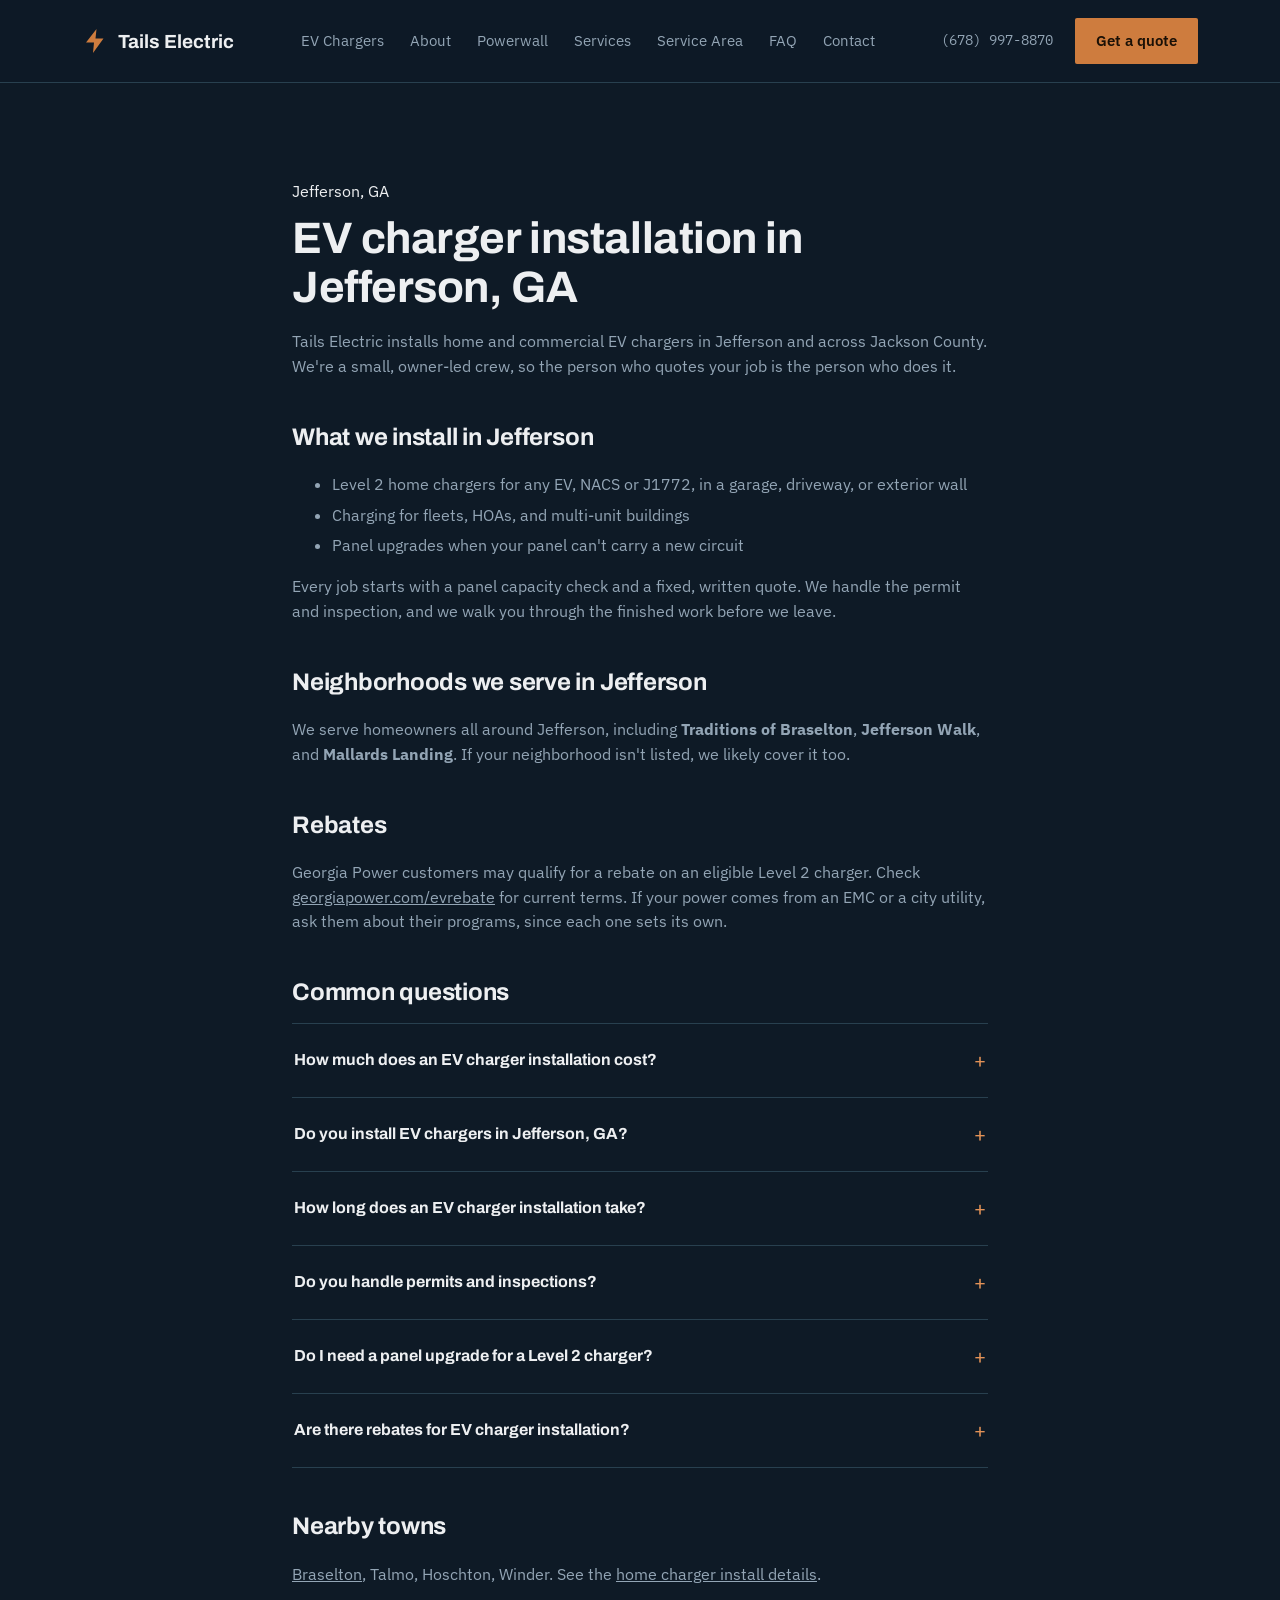
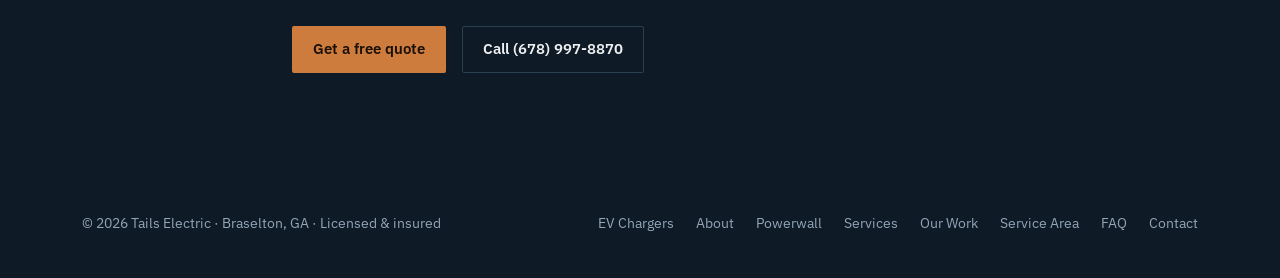
<file: ev-charger-installation-jefferson-ga.html>
<!DOCTYPE html>
<html lang="en">
<head>
<meta charset="UTF-8">
<meta name="viewport" content="width=device-width, initial-scale=1.0">
<title>EV Charger Installation in Jefferson, GA | Tails Electric</title>
<meta name="description" content="EV charger installation in Jefferson, GA by a veteran-owned local electrician. Home and commercial Level 2 chargers. Free written estimates.">
<link rel="canonical" href="https://tailselectric.com/ev-charger-installation-jefferson-ga.html">
<link rel="preconnect" href="https://fonts.googleapis.com">
<link rel="preconnect" href="https://fonts.gstatic.com" crossorigin>
<link href="https://fonts.googleapis.com/css2?family=Archivo:wght@500;600;700;800&family=IBM+Plex+Sans:wght@400;500;600&family=IBM+Plex+Mono:wght@500;600&display=swap" rel="stylesheet">
<link rel="stylesheet" href="styles.css">
<script type="application/ld+json">
{"@context": "https://schema.org", "@type": "FAQPage", "mainEntity": [{"@type": "Question", "name": "How much does an EV charger installation cost?", "acceptedAnswer": {"@type": "Answer", "text": "Basic EV charger installs start at $600, and more complex ones are around $1,200. The final price depends on how far the charger is from your panel, how much capacity the panel has, and whether the wiring runs through finished walls or underground. We check all of that at the site assessment and give you a fixed, written quote before any work starts."}}, {"@type": "Question", "name": "Do you install EV chargers in Jefferson, GA?", "acceptedAnswer": {"@type": "Answer", "text": "Yes. Tails Electric installs home and commercial EV chargers in Jefferson and the surrounding Jackson County area."}}, {"@type": "Question", "name": "How long does an EV charger installation take?", "acceptedAnswer": {"@type": "Answer", "text": "Most home installs take 1 to 4 hours depending on complexity. Long wiring runs, panel work, or finished walls can add time."}}, {"@type": "Question", "name": "Do you handle permits and inspections?", "acceptedAnswer": {"@type": "Answer", "text": "Yes. We handle the permit and schedule the inspection so you don't have to chase either one."}}, {"@type": "Question", "name": "Do I need a panel upgrade for a Level 2 charger?", "acceptedAnswer": {"@type": "Answer", "text": "Not always. We check your panel's capacity before we quote. If it can't carry a new 240V circuit, we quote the upgrade up front."}}, {"@type": "Question", "name": "Are there rebates for EV charger installation?", "acceptedAnswer": {"@type": "Answer", "text": "Georgia Power customers may qualify for a rebate on an eligible Level 2 charger. Check georgiapower.com/evrebate for current terms. If your power comes from an EMC or a city utility, ask them about their programs, since each one sets its own."}}]}
</script>
</head>
<body>
<header class="site">
  <div class="nav">
    <a href="index.html" class="logo">
      <svg class="mark" viewBox="0 0 26 26" fill="none" xmlns="http://www.w3.org/2000/svg">
        <path d="M14.5 1L4 14.5H12L11 25L21.5 10.5H13.5L14.5 1Z" fill="#CE7C3E"/>
      </svg>
      Tails Electric
    </a>
    <nav class="nav-links">
      <a href="index.html#ev-chargers">EV Chargers</a>
      <a href="index.html#founder">About</a>
      <a href="index.html#powerwall">Powerwall</a>
      <a href="index.html#services">Services</a>
      <a href="index.html#area">Service Area</a>
      <a href="index.html#faq">FAQ</a>
      <a href="index.html#contact">Contact</a>
    </nav>
    <div class="nav-right">
      <span class="nav-phone">(678) 997-8870</span>
      <a href="index.html#contact" class="btn btn-copper">Get a quote</a>
    </div>
  </div>
</header>
<main>
  <section>
    <div class="wrap page-body">
      <div class="tag">Jefferson, GA</div>
      <h1>EV charger installation in Jefferson, GA</h1>
      <p>Tails Electric installs home and commercial EV chargers in Jefferson and across Jackson County. We're a small, owner-led crew, so the person who quotes your job is the person who does it.</p>
      <h2>What we install in Jefferson</h2>
      <ul>
        <li>Level 2 home chargers for any EV, NACS or J1772, in a garage, driveway, or exterior wall</li>
        <li>Charging for fleets, HOAs, and multi-unit buildings</li>
        <li>Panel upgrades when your panel can't carry a new circuit</li>
      </ul>
      <p>Every job starts with a panel capacity check and a fixed, written quote. We handle the permit and inspection, and we walk you through the finished work before we leave.</p>
      <!-- ADD REAL LOCAL CONTENT HERE: a photo and short write-up of a job in Jefferson, the utility that serves the area and any rebate it offers, and who issues permits. Real local detail keeps this page from being a copy of the others. -->
      <h2>Neighborhoods we serve in Jefferson</h2>
      <p>We serve homeowners all around Jefferson, including <strong>Traditions of Braselton</strong>, <strong>Jefferson Walk</strong>, and <strong>Mallards Landing</strong>. If your neighborhood isn't listed, we likely cover it too.</p>
      <h2>Rebates</h2>
      <p>Georgia Power customers may qualify for a rebate on an eligible Level 2 charger. Check <a href="https://www.georgiapower.com/evrebate" style="text-decoration:underline;">georgiapower.com/evrebate</a> for current terms. If your power comes from an EMC or a city utility, ask them about their programs, since each one sets its own.</p>
      <h2>Common questions</h2>
      <div class="faq-list"><details class="faq-item"><summary>How much does an EV charger installation cost?</summary><p>Basic EV charger installs start at $600, and more complex ones are around $1,200. The final price depends on how far the charger is from your panel, how much capacity the panel has, and whether the wiring runs through finished walls or underground. We check all of that at the site assessment and give you a fixed, written quote before any work starts.</p></details><details class="faq-item"><summary>Do you install EV chargers in Jefferson, GA?</summary><p>Yes. Tails Electric installs home and commercial EV chargers in Jefferson and the surrounding Jackson County area.</p></details><details class="faq-item"><summary>How long does an EV charger installation take?</summary><p>Most home installs take 1 to 4 hours depending on complexity. Long wiring runs, panel work, or finished walls can add time.</p></details><details class="faq-item"><summary>Do you handle permits and inspections?</summary><p>Yes. We handle the permit and schedule the inspection so you don&#x27;t have to chase either one.</p></details><details class="faq-item"><summary>Do I need a panel upgrade for a Level 2 charger?</summary><p>Not always. We check your panel&#x27;s capacity before we quote. If it can&#x27;t carry a new 240V circuit, we quote the upgrade up front.</p></details><details class="faq-item"><summary>Are there rebates for EV charger installation?</summary><p>Georgia Power customers may qualify for a rebate on an eligible Level 2 charger. Check georgiapower.com/evrebate for current terms. If your power comes from an EMC or a city utility, ask them about their programs, since each one sets its own.</p></details></div>
      <h2>Nearby towns</h2>
      <p><a href="ev-charger-installation-braselton-ga.html" style="text-decoration:underline;">Braselton</a>, Talmo, Hoschton, Winder. See the <a href="home-ev-charger-installation.html" style="text-decoration:underline;">home charger install details</a>.</p>
      <a class="btn btn-copper" href="index.html#contact">Get a free quote</a>
      <a class="btn btn-line" href="tel:+16789978870">Call (678) 997-8870</a>
    </div>
  </section>
</main>
<footer>
  <div class="wrap">
    <div class="foot-grid">
      <span>© 2026 Tails Electric · Braselton, GA · Licensed &amp; insured</span>
      <div class="foot-links">
        <a href="index.html#ev-chargers">EV Chargers</a>
        <a href="index.html#founder">About</a>
        <a href="index.html#powerwall">Powerwall</a>
        <a href="index.html#services">Services</a>
        <a href="index.html#work">Our Work</a>
        <a href="index.html#area">Service Area</a>
        <a href="index.html#faq">FAQ</a>
        <a href="index.html#contact">Contact</a>
      </div>
    </div>
  </div>
</footer>
</body>
</html>
</file>
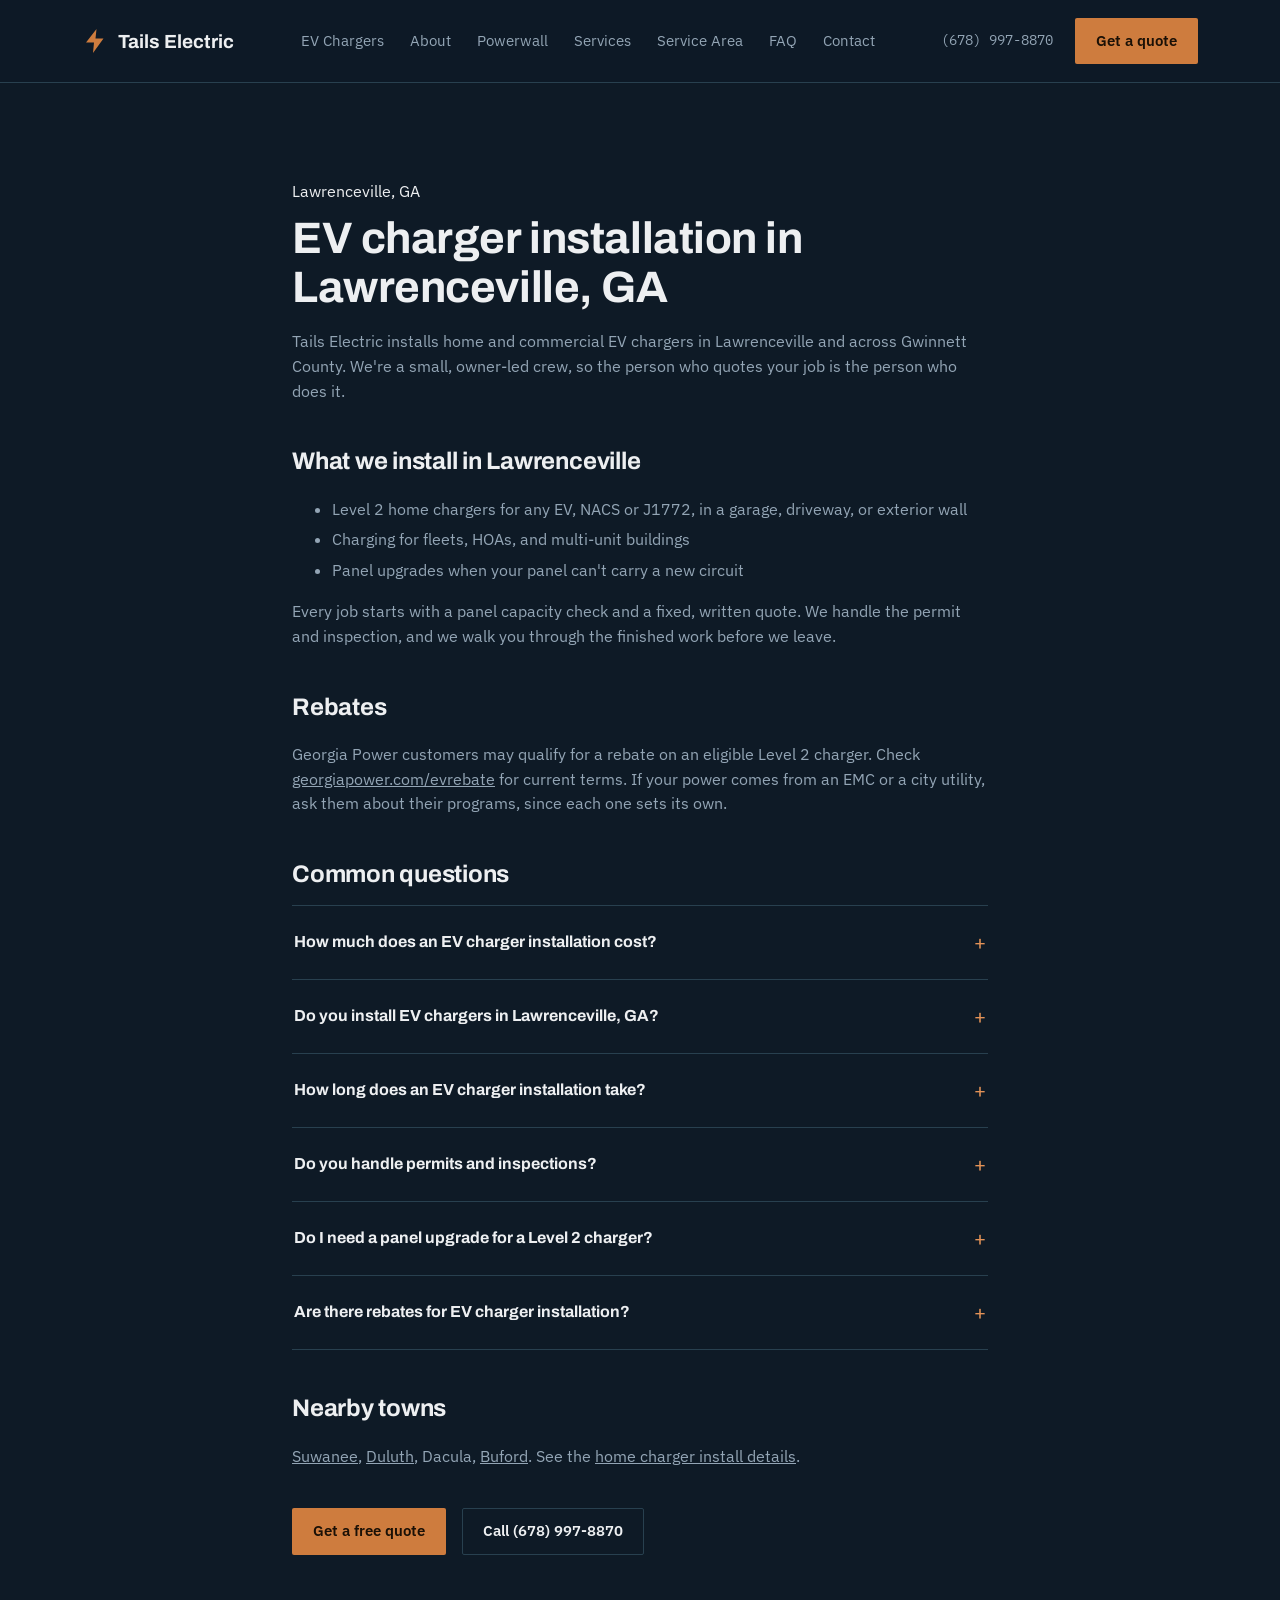
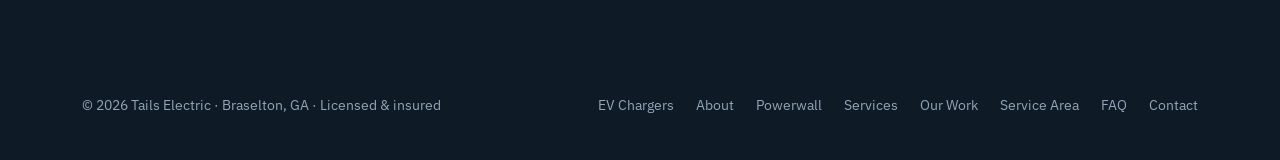
<file: ev-charger-installation-lawrenceville-ga.html>
<!DOCTYPE html>
<html lang="en">
<head>
<meta charset="UTF-8">
<meta name="viewport" content="width=device-width, initial-scale=1.0">
<title>EV Charger Installation in Lawrenceville, GA | Tails Electric</title>
<meta name="description" content="EV charger installation in Lawrenceville, GA by a veteran-owned local electrician. Home and commercial Level 2 chargers. Free written estimates.">
<link rel="canonical" href="https://tailselectric.com/ev-charger-installation-lawrenceville-ga.html">
<link rel="preconnect" href="https://fonts.googleapis.com">
<link rel="preconnect" href="https://fonts.gstatic.com" crossorigin>
<link href="https://fonts.googleapis.com/css2?family=Archivo:wght@500;600;700;800&family=IBM+Plex+Sans:wght@400;500;600&family=IBM+Plex+Mono:wght@500;600&display=swap" rel="stylesheet">
<link rel="stylesheet" href="styles.css">
<script type="application/ld+json">
{"@context": "https://schema.org", "@type": "FAQPage", "mainEntity": [{"@type": "Question", "name": "How much does an EV charger installation cost?", "acceptedAnswer": {"@type": "Answer", "text": "Basic EV charger installs start at $600, and more complex ones are around $1,200. The final price depends on how far the charger is from your panel, how much capacity the panel has, and whether the wiring runs through finished walls or underground. We check all of that at the site assessment and give you a fixed, written quote before any work starts."}}, {"@type": "Question", "name": "Do you install EV chargers in Lawrenceville, GA?", "acceptedAnswer": {"@type": "Answer", "text": "Yes. Tails Electric installs home and commercial EV chargers in Lawrenceville and the surrounding Gwinnett County area."}}, {"@type": "Question", "name": "How long does an EV charger installation take?", "acceptedAnswer": {"@type": "Answer", "text": "Most home installs take 1 to 4 hours depending on complexity. Long wiring runs, panel work, or finished walls can add time."}}, {"@type": "Question", "name": "Do you handle permits and inspections?", "acceptedAnswer": {"@type": "Answer", "text": "Yes. We handle the permit and schedule the inspection so you don't have to chase either one."}}, {"@type": "Question", "name": "Do I need a panel upgrade for a Level 2 charger?", "acceptedAnswer": {"@type": "Answer", "text": "Not always. We check your panel's capacity before we quote. If it can't carry a new 240V circuit, we quote the upgrade up front."}}, {"@type": "Question", "name": "Are there rebates for EV charger installation?", "acceptedAnswer": {"@type": "Answer", "text": "Georgia Power customers may qualify for a rebate on an eligible Level 2 charger. Check georgiapower.com/evrebate for current terms. If your power comes from an EMC or a city utility, ask them about their programs, since each one sets its own."}}]}
</script>
</head>
<body>
<header class="site">
  <div class="nav">
    <a href="index.html" class="logo">
      <svg class="mark" viewBox="0 0 26 26" fill="none" xmlns="http://www.w3.org/2000/svg">
        <path d="M14.5 1L4 14.5H12L11 25L21.5 10.5H13.5L14.5 1Z" fill="#CE7C3E"/>
      </svg>
      Tails Electric
    </a>
    <nav class="nav-links">
      <a href="index.html#ev-chargers">EV Chargers</a>
      <a href="index.html#founder">About</a>
      <a href="index.html#powerwall">Powerwall</a>
      <a href="index.html#services">Services</a>
      <a href="index.html#area">Service Area</a>
      <a href="index.html#faq">FAQ</a>
      <a href="index.html#contact">Contact</a>
    </nav>
    <div class="nav-right">
      <span class="nav-phone">(678) 997-8870</span>
      <a href="index.html#contact" class="btn btn-copper">Get a quote</a>
    </div>
  </div>
</header>
<main>
  <section>
    <div class="wrap page-body">
      <div class="tag">Lawrenceville, GA</div>
      <h1>EV charger installation in Lawrenceville, GA</h1>
      <p>Tails Electric installs home and commercial EV chargers in Lawrenceville and across Gwinnett County. We're a small, owner-led crew, so the person who quotes your job is the person who does it.</p>
      <h2>What we install in Lawrenceville</h2>
      <ul>
        <li>Level 2 home chargers for any EV, NACS or J1772, in a garage, driveway, or exterior wall</li>
        <li>Charging for fleets, HOAs, and multi-unit buildings</li>
        <li>Panel upgrades when your panel can't carry a new circuit</li>
      </ul>
      <p>Every job starts with a panel capacity check and a fixed, written quote. We handle the permit and inspection, and we walk you through the finished work before we leave.</p>
      <!-- ADD REAL LOCAL CONTENT HERE: a photo and short write-up of a job in Lawrenceville, the utility that serves the area and any rebate it offers, and who issues permits. Real local detail keeps this page from being a copy of the others. -->
      <h2>Rebates</h2>
      <p>Georgia Power customers may qualify for a rebate on an eligible Level 2 charger. Check <a href="https://www.georgiapower.com/evrebate" style="text-decoration:underline;">georgiapower.com/evrebate</a> for current terms. If your power comes from an EMC or a city utility, ask them about their programs, since each one sets its own.</p>
      <h2>Common questions</h2>
      <div class="faq-list"><details class="faq-item"><summary>How much does an EV charger installation cost?</summary><p>Basic EV charger installs start at $600, and more complex ones are around $1,200. The final price depends on how far the charger is from your panel, how much capacity the panel has, and whether the wiring runs through finished walls or underground. We check all of that at the site assessment and give you a fixed, written quote before any work starts.</p></details><details class="faq-item"><summary>Do you install EV chargers in Lawrenceville, GA?</summary><p>Yes. Tails Electric installs home and commercial EV chargers in Lawrenceville and the surrounding Gwinnett County area.</p></details><details class="faq-item"><summary>How long does an EV charger installation take?</summary><p>Most home installs take 1 to 4 hours depending on complexity. Long wiring runs, panel work, or finished walls can add time.</p></details><details class="faq-item"><summary>Do you handle permits and inspections?</summary><p>Yes. We handle the permit and schedule the inspection so you don&#x27;t have to chase either one.</p></details><details class="faq-item"><summary>Do I need a panel upgrade for a Level 2 charger?</summary><p>Not always. We check your panel&#x27;s capacity before we quote. If it can&#x27;t carry a new 240V circuit, we quote the upgrade up front.</p></details><details class="faq-item"><summary>Are there rebates for EV charger installation?</summary><p>Georgia Power customers may qualify for a rebate on an eligible Level 2 charger. Check georgiapower.com/evrebate for current terms. If your power comes from an EMC or a city utility, ask them about their programs, since each one sets its own.</p></details></div>
      <h2>Nearby towns</h2>
      <p><a href="ev-charger-installation-suwanee-ga.html" style="text-decoration:underline;">Suwanee</a>, <a href="ev-charger-installation-duluth-ga.html" style="text-decoration:underline;">Duluth</a>, Dacula, <a href="ev-charger-installation-buford-ga.html" style="text-decoration:underline;">Buford</a>. See the <a href="home-ev-charger-installation.html" style="text-decoration:underline;">home charger install details</a>.</p>
      <a class="btn btn-copper" href="index.html#contact">Get a free quote</a>
      <a class="btn btn-line" href="tel:+16789978870">Call (678) 997-8870</a>
    </div>
  </section>
</main>
<footer>
  <div class="wrap">
    <div class="foot-grid">
      <span>© 2026 Tails Electric · Braselton, GA · Licensed &amp; insured</span>
      <div class="foot-links">
        <a href="index.html#ev-chargers">EV Chargers</a>
        <a href="index.html#founder">About</a>
        <a href="index.html#powerwall">Powerwall</a>
        <a href="index.html#services">Services</a>
        <a href="index.html#work">Our Work</a>
        <a href="index.html#area">Service Area</a>
        <a href="index.html#faq">FAQ</a>
        <a href="index.html#contact">Contact</a>
      </div>
    </div>
  </div>
</footer>
</body>
</html>
</file>
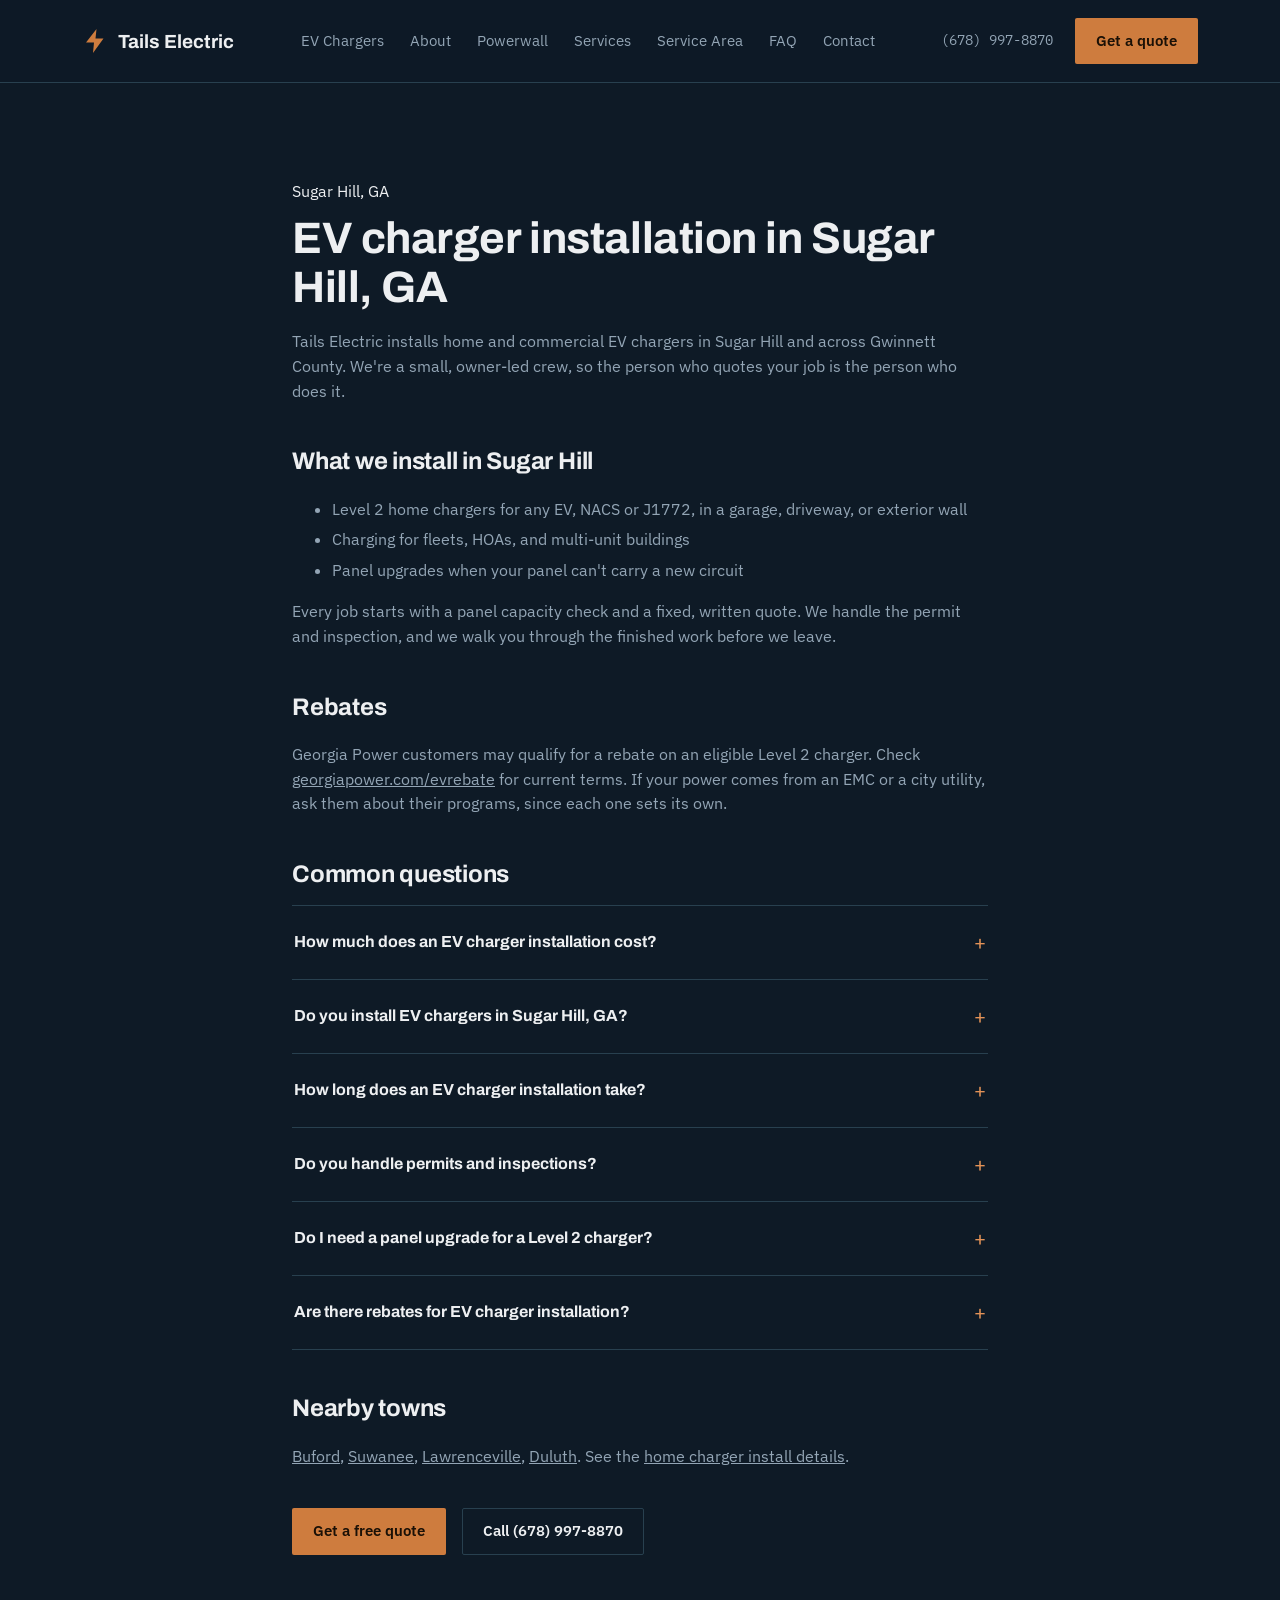
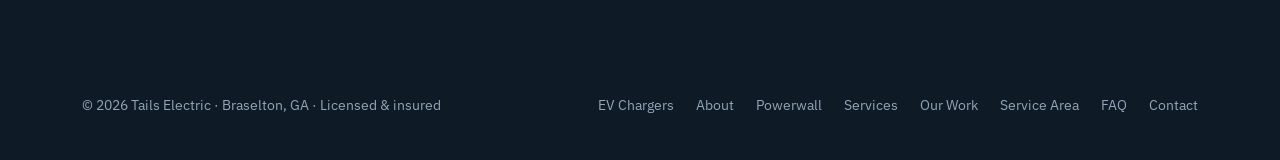
<file: ev-charger-installation-sugar-hill-ga.html>
<!DOCTYPE html>
<html lang="en">
<head>
<meta charset="UTF-8">
<meta name="viewport" content="width=device-width, initial-scale=1.0">
<title>EV Charger Installation in Sugar Hill, GA | Tails Electric</title>
<meta name="description" content="EV charger installation in Sugar Hill, GA by a veteran-owned local electrician. Home and commercial Level 2 chargers. Free written estimates.">
<link rel="canonical" href="https://tailselectric.com/ev-charger-installation-sugar-hill-ga.html">
<link rel="preconnect" href="https://fonts.googleapis.com">
<link rel="preconnect" href="https://fonts.gstatic.com" crossorigin>
<link href="https://fonts.googleapis.com/css2?family=Archivo:wght@500;600;700;800&family=IBM+Plex+Sans:wght@400;500;600&family=IBM+Plex+Mono:wght@500;600&display=swap" rel="stylesheet">
<link rel="stylesheet" href="styles.css">
<script type="application/ld+json">
{"@context": "https://schema.org", "@type": "FAQPage", "mainEntity": [{"@type": "Question", "name": "How much does an EV charger installation cost?", "acceptedAnswer": {"@type": "Answer", "text": "Basic EV charger installs start at $600, and more complex ones are around $1,200. The final price depends on how far the charger is from your panel, how much capacity the panel has, and whether the wiring runs through finished walls or underground. We check all of that at the site assessment and give you a fixed, written quote before any work starts."}}, {"@type": "Question", "name": "Do you install EV chargers in Sugar Hill, GA?", "acceptedAnswer": {"@type": "Answer", "text": "Yes. Tails Electric installs home and commercial EV chargers in Sugar Hill and the surrounding Gwinnett County area."}}, {"@type": "Question", "name": "How long does an EV charger installation take?", "acceptedAnswer": {"@type": "Answer", "text": "Most home installs take 1 to 4 hours depending on complexity. Long wiring runs, panel work, or finished walls can add time."}}, {"@type": "Question", "name": "Do you handle permits and inspections?", "acceptedAnswer": {"@type": "Answer", "text": "Yes. We handle the permit and schedule the inspection so you don't have to chase either one."}}, {"@type": "Question", "name": "Do I need a panel upgrade for a Level 2 charger?", "acceptedAnswer": {"@type": "Answer", "text": "Not always. We check your panel's capacity before we quote. If it can't carry a new 240V circuit, we quote the upgrade up front."}}, {"@type": "Question", "name": "Are there rebates for EV charger installation?", "acceptedAnswer": {"@type": "Answer", "text": "Georgia Power customers may qualify for a rebate on an eligible Level 2 charger. Check georgiapower.com/evrebate for current terms. If your power comes from an EMC or a city utility, ask them about their programs, since each one sets its own."}}]}
</script>
</head>
<body>
<header class="site">
  <div class="nav">
    <a href="index.html" class="logo">
      <svg class="mark" viewBox="0 0 26 26" fill="none" xmlns="http://www.w3.org/2000/svg">
        <path d="M14.5 1L4 14.5H12L11 25L21.5 10.5H13.5L14.5 1Z" fill="#CE7C3E"/>
      </svg>
      Tails Electric
    </a>
    <nav class="nav-links">
      <a href="index.html#ev-chargers">EV Chargers</a>
      <a href="index.html#founder">About</a>
      <a href="index.html#powerwall">Powerwall</a>
      <a href="index.html#services">Services</a>
      <a href="index.html#area">Service Area</a>
      <a href="index.html#faq">FAQ</a>
      <a href="index.html#contact">Contact</a>
    </nav>
    <div class="nav-right">
      <span class="nav-phone">(678) 997-8870</span>
      <a href="index.html#contact" class="btn btn-copper">Get a quote</a>
    </div>
  </div>
</header>
<main>
  <section>
    <div class="wrap page-body">
      <div class="tag">Sugar Hill, GA</div>
      <h1>EV charger installation in Sugar Hill, GA</h1>
      <p>Tails Electric installs home and commercial EV chargers in Sugar Hill and across Gwinnett County. We're a small, owner-led crew, so the person who quotes your job is the person who does it.</p>
      <h2>What we install in Sugar Hill</h2>
      <ul>
        <li>Level 2 home chargers for any EV, NACS or J1772, in a garage, driveway, or exterior wall</li>
        <li>Charging for fleets, HOAs, and multi-unit buildings</li>
        <li>Panel upgrades when your panel can't carry a new circuit</li>
      </ul>
      <p>Every job starts with a panel capacity check and a fixed, written quote. We handle the permit and inspection, and we walk you through the finished work before we leave.</p>
      <!-- ADD REAL LOCAL CONTENT HERE: a photo and short write-up of a job in Sugar Hill, the utility that serves the area and any rebate it offers, and who issues permits. Real local detail keeps this page from being a copy of the others. -->
      <h2>Rebates</h2>
      <p>Georgia Power customers may qualify for a rebate on an eligible Level 2 charger. Check <a href="https://www.georgiapower.com/evrebate" style="text-decoration:underline;">georgiapower.com/evrebate</a> for current terms. If your power comes from an EMC or a city utility, ask them about their programs, since each one sets its own.</p>
      <h2>Common questions</h2>
      <div class="faq-list"><details class="faq-item"><summary>How much does an EV charger installation cost?</summary><p>Basic EV charger installs start at $600, and more complex ones are around $1,200. The final price depends on how far the charger is from your panel, how much capacity the panel has, and whether the wiring runs through finished walls or underground. We check all of that at the site assessment and give you a fixed, written quote before any work starts.</p></details><details class="faq-item"><summary>Do you install EV chargers in Sugar Hill, GA?</summary><p>Yes. Tails Electric installs home and commercial EV chargers in Sugar Hill and the surrounding Gwinnett County area.</p></details><details class="faq-item"><summary>How long does an EV charger installation take?</summary><p>Most home installs take 1 to 4 hours depending on complexity. Long wiring runs, panel work, or finished walls can add time.</p></details><details class="faq-item"><summary>Do you handle permits and inspections?</summary><p>Yes. We handle the permit and schedule the inspection so you don&#x27;t have to chase either one.</p></details><details class="faq-item"><summary>Do I need a panel upgrade for a Level 2 charger?</summary><p>Not always. We check your panel&#x27;s capacity before we quote. If it can&#x27;t carry a new 240V circuit, we quote the upgrade up front.</p></details><details class="faq-item"><summary>Are there rebates for EV charger installation?</summary><p>Georgia Power customers may qualify for a rebate on an eligible Level 2 charger. Check georgiapower.com/evrebate for current terms. If your power comes from an EMC or a city utility, ask them about their programs, since each one sets its own.</p></details></div>
      <h2>Nearby towns</h2>
      <p><a href="ev-charger-installation-buford-ga.html" style="text-decoration:underline;">Buford</a>, <a href="ev-charger-installation-suwanee-ga.html" style="text-decoration:underline;">Suwanee</a>, <a href="ev-charger-installation-lawrenceville-ga.html" style="text-decoration:underline;">Lawrenceville</a>, <a href="ev-charger-installation-duluth-ga.html" style="text-decoration:underline;">Duluth</a>. See the <a href="home-ev-charger-installation.html" style="text-decoration:underline;">home charger install details</a>.</p>
      <a class="btn btn-copper" href="index.html#contact">Get a free quote</a>
      <a class="btn btn-line" href="tel:+16789978870">Call (678) 997-8870</a>
    </div>
  </section>
</main>
<footer>
  <div class="wrap">
    <div class="foot-grid">
      <span>© 2026 Tails Electric · Braselton, GA · Licensed &amp; insured</span>
      <div class="foot-links">
        <a href="index.html#ev-chargers">EV Chargers</a>
        <a href="index.html#founder">About</a>
        <a href="index.html#powerwall">Powerwall</a>
        <a href="index.html#services">Services</a>
        <a href="index.html#work">Our Work</a>
        <a href="index.html#area">Service Area</a>
        <a href="index.html#faq">FAQ</a>
        <a href="index.html#contact">Contact</a>
      </div>
    </div>
  </div>
</footer>
</body>
</html>
</file>
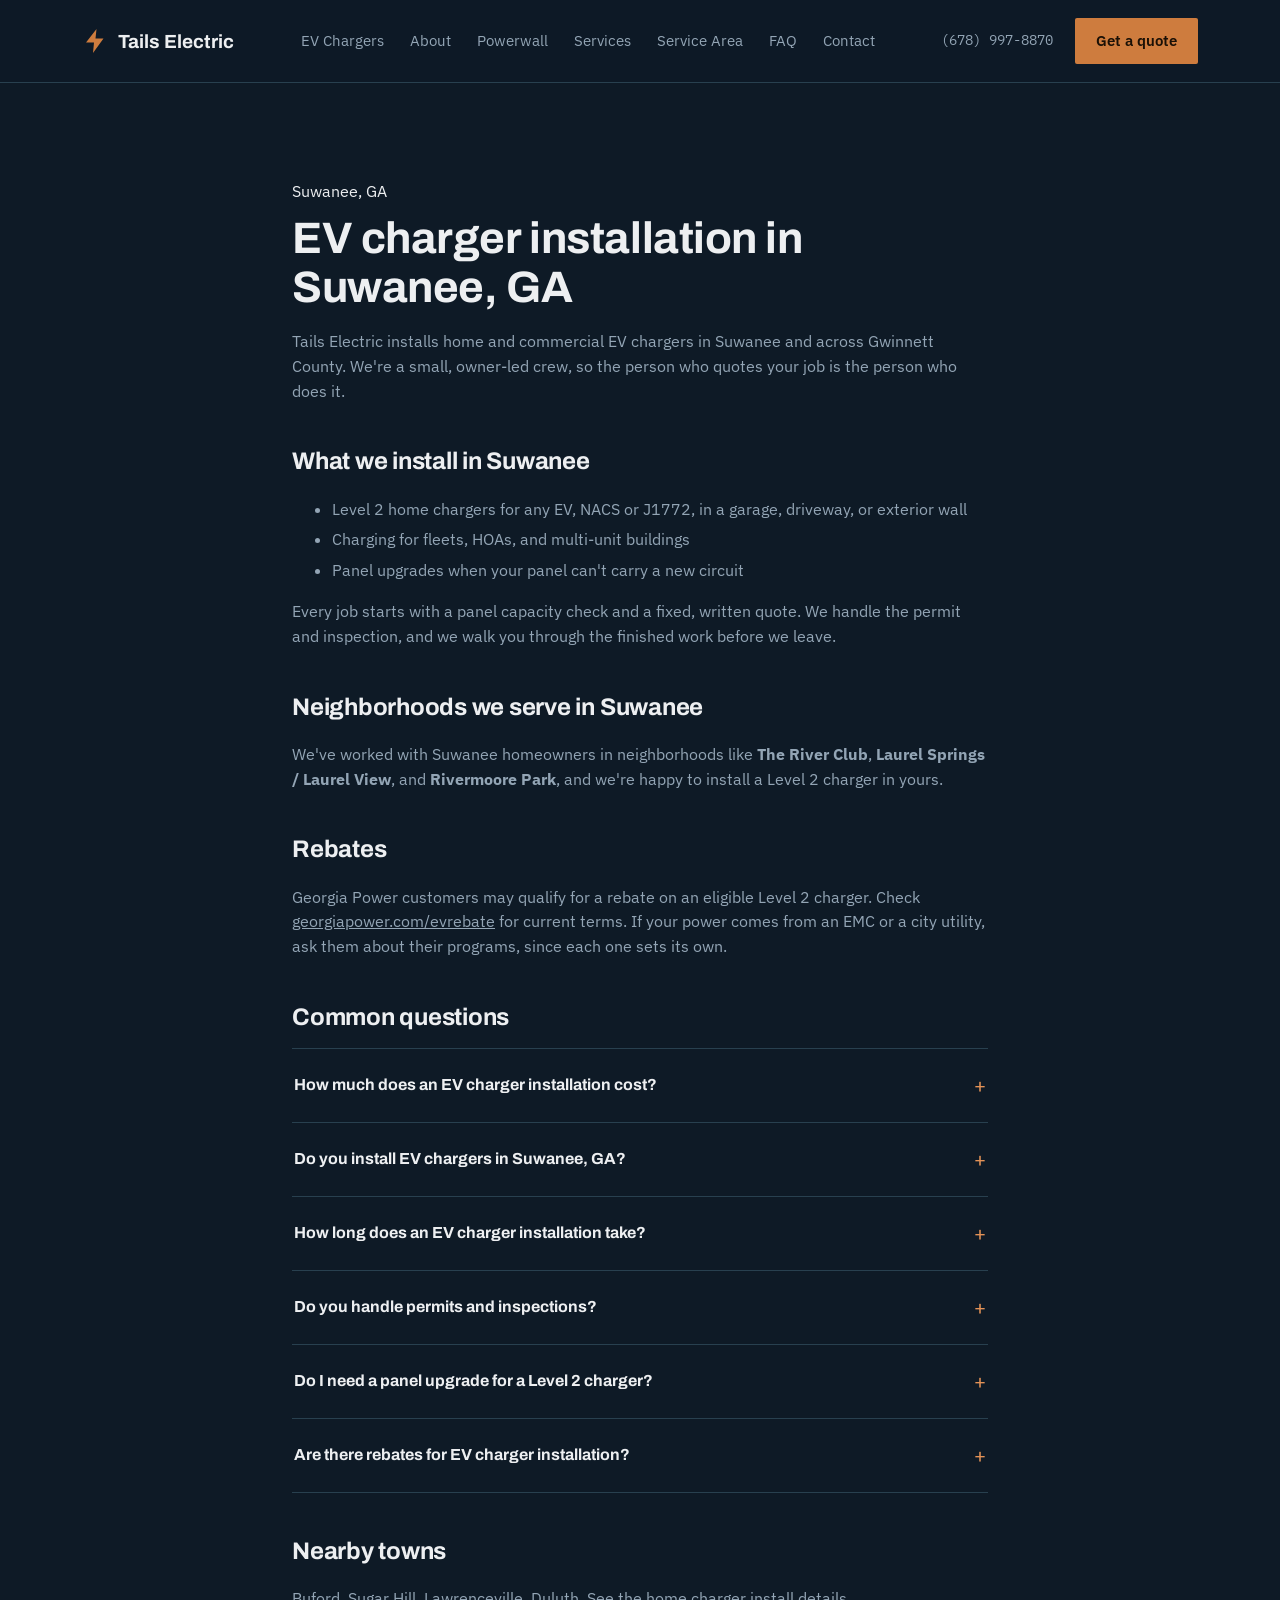
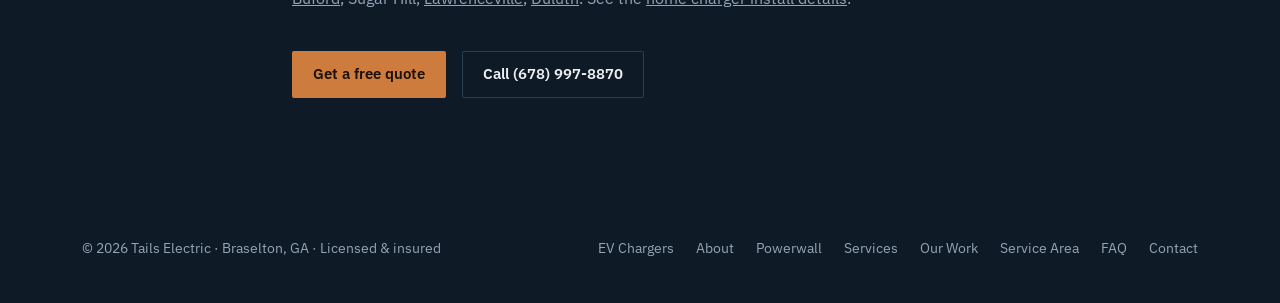
<file: ev-charger-installation-suwanee-ga.html>
<!DOCTYPE html>
<html lang="en">
<head>
<meta charset="UTF-8">
<meta name="viewport" content="width=device-width, initial-scale=1.0">
<title>EV Charger Installation in Suwanee, GA | Tails Electric</title>
<meta name="description" content="EV charger installation in Suwanee, GA by a veteran-owned local electrician. Home and commercial Level 2 chargers. Free written estimates.">
<link rel="canonical" href="https://tailselectric.com/ev-charger-installation-suwanee-ga.html">
<link rel="preconnect" href="https://fonts.googleapis.com">
<link rel="preconnect" href="https://fonts.gstatic.com" crossorigin>
<link href="https://fonts.googleapis.com/css2?family=Archivo:wght@500;600;700;800&family=IBM+Plex+Sans:wght@400;500;600&family=IBM+Plex+Mono:wght@500;600&display=swap" rel="stylesheet">
<link rel="stylesheet" href="styles.css">
<script type="application/ld+json">
{"@context": "https://schema.org", "@type": "FAQPage", "mainEntity": [{"@type": "Question", "name": "How much does an EV charger installation cost?", "acceptedAnswer": {"@type": "Answer", "text": "Basic EV charger installs start at $600, and more complex ones are around $1,200. The final price depends on how far the charger is from your panel, how much capacity the panel has, and whether the wiring runs through finished walls or underground. We check all of that at the site assessment and give you a fixed, written quote before any work starts."}}, {"@type": "Question", "name": "Do you install EV chargers in Suwanee, GA?", "acceptedAnswer": {"@type": "Answer", "text": "Yes. Tails Electric installs home and commercial EV chargers in Suwanee and the surrounding Gwinnett County area."}}, {"@type": "Question", "name": "How long does an EV charger installation take?", "acceptedAnswer": {"@type": "Answer", "text": "Most home installs take 1 to 4 hours depending on complexity. Long wiring runs, panel work, or finished walls can add time."}}, {"@type": "Question", "name": "Do you handle permits and inspections?", "acceptedAnswer": {"@type": "Answer", "text": "Yes. We handle the permit and schedule the inspection so you don't have to chase either one."}}, {"@type": "Question", "name": "Do I need a panel upgrade for a Level 2 charger?", "acceptedAnswer": {"@type": "Answer", "text": "Not always. We check your panel's capacity before we quote. If it can't carry a new 240V circuit, we quote the upgrade up front."}}, {"@type": "Question", "name": "Are there rebates for EV charger installation?", "acceptedAnswer": {"@type": "Answer", "text": "Georgia Power customers may qualify for a rebate on an eligible Level 2 charger. Check georgiapower.com/evrebate for current terms. If your power comes from an EMC or a city utility, ask them about their programs, since each one sets its own."}}]}
</script>
</head>
<body>
<header class="site">
  <div class="nav">
    <a href="index.html" class="logo">
      <svg class="mark" viewBox="0 0 26 26" fill="none" xmlns="http://www.w3.org/2000/svg">
        <path d="M14.5 1L4 14.5H12L11 25L21.5 10.5H13.5L14.5 1Z" fill="#CE7C3E"/>
      </svg>
      Tails Electric
    </a>
    <nav class="nav-links">
      <a href="index.html#ev-chargers">EV Chargers</a>
      <a href="index.html#founder">About</a>
      <a href="index.html#powerwall">Powerwall</a>
      <a href="index.html#services">Services</a>
      <a href="index.html#area">Service Area</a>
      <a href="index.html#faq">FAQ</a>
      <a href="index.html#contact">Contact</a>
    </nav>
    <div class="nav-right">
      <span class="nav-phone">(678) 997-8870</span>
      <a href="index.html#contact" class="btn btn-copper">Get a quote</a>
    </div>
  </div>
</header>
<main>
  <section>
    <div class="wrap page-body">
      <div class="tag">Suwanee, GA</div>
      <h1>EV charger installation in Suwanee, GA</h1>
      <p>Tails Electric installs home and commercial EV chargers in Suwanee and across Gwinnett County. We're a small, owner-led crew, so the person who quotes your job is the person who does it.</p>
      <h2>What we install in Suwanee</h2>
      <ul>
        <li>Level 2 home chargers for any EV, NACS or J1772, in a garage, driveway, or exterior wall</li>
        <li>Charging for fleets, HOAs, and multi-unit buildings</li>
        <li>Panel upgrades when your panel can't carry a new circuit</li>
      </ul>
      <p>Every job starts with a panel capacity check and a fixed, written quote. We handle the permit and inspection, and we walk you through the finished work before we leave.</p>
      <!-- ADD REAL LOCAL CONTENT HERE: a photo and short write-up of a job in Suwanee, the utility that serves the area and any rebate it offers, and who issues permits. Real local detail keeps this page from being a copy of the others. -->
      <h2>Neighborhoods we serve in Suwanee</h2>
      <p>We've worked with Suwanee homeowners in neighborhoods like <strong>The River Club</strong>, <strong>Laurel Springs / Laurel View</strong>, and <strong>Rivermoore Park</strong>, and we're happy to install a Level 2 charger in yours.</p>
      <h2>Rebates</h2>
      <p>Georgia Power customers may qualify for a rebate on an eligible Level 2 charger. Check <a href="https://www.georgiapower.com/evrebate" style="text-decoration:underline;">georgiapower.com/evrebate</a> for current terms. If your power comes from an EMC or a city utility, ask them about their programs, since each one sets its own.</p>
      <h2>Common questions</h2>
      <div class="faq-list"><details class="faq-item"><summary>How much does an EV charger installation cost?</summary><p>Basic EV charger installs start at $600, and more complex ones are around $1,200. The final price depends on how far the charger is from your panel, how much capacity the panel has, and whether the wiring runs through finished walls or underground. We check all of that at the site assessment and give you a fixed, written quote before any work starts.</p></details><details class="faq-item"><summary>Do you install EV chargers in Suwanee, GA?</summary><p>Yes. Tails Electric installs home and commercial EV chargers in Suwanee and the surrounding Gwinnett County area.</p></details><details class="faq-item"><summary>How long does an EV charger installation take?</summary><p>Most home installs take 1 to 4 hours depending on complexity. Long wiring runs, panel work, or finished walls can add time.</p></details><details class="faq-item"><summary>Do you handle permits and inspections?</summary><p>Yes. We handle the permit and schedule the inspection so you don&#x27;t have to chase either one.</p></details><details class="faq-item"><summary>Do I need a panel upgrade for a Level 2 charger?</summary><p>Not always. We check your panel&#x27;s capacity before we quote. If it can&#x27;t carry a new 240V circuit, we quote the upgrade up front.</p></details><details class="faq-item"><summary>Are there rebates for EV charger installation?</summary><p>Georgia Power customers may qualify for a rebate on an eligible Level 2 charger. Check georgiapower.com/evrebate for current terms. If your power comes from an EMC or a city utility, ask them about their programs, since each one sets its own.</p></details></div>
      <h2>Nearby towns</h2>
      <p><a href="ev-charger-installation-buford-ga.html" style="text-decoration:underline;">Buford</a>, Sugar Hill, <a href="ev-charger-installation-lawrenceville-ga.html" style="text-decoration:underline;">Lawrenceville</a>, <a href="ev-charger-installation-duluth-ga.html" style="text-decoration:underline;">Duluth</a>. See the <a href="home-ev-charger-installation.html" style="text-decoration:underline;">home charger install details</a>.</p>
      <a class="btn btn-copper" href="index.html#contact">Get a free quote</a>
      <a class="btn btn-line" href="tel:+16789978870">Call (678) 997-8870</a>
    </div>
  </section>
</main>
<footer>
  <div class="wrap">
    <div class="foot-grid">
      <span>© 2026 Tails Electric · Braselton, GA · Licensed &amp; insured</span>
      <div class="foot-links">
        <a href="index.html#ev-chargers">EV Chargers</a>
        <a href="index.html#founder">About</a>
        <a href="index.html#powerwall">Powerwall</a>
        <a href="index.html#services">Services</a>
        <a href="index.html#work">Our Work</a>
        <a href="index.html#area">Service Area</a>
        <a href="index.html#faq">FAQ</a>
        <a href="index.html#contact">Contact</a>
      </div>
    </div>
  </div>
</footer>
</body>
</html>
</file>
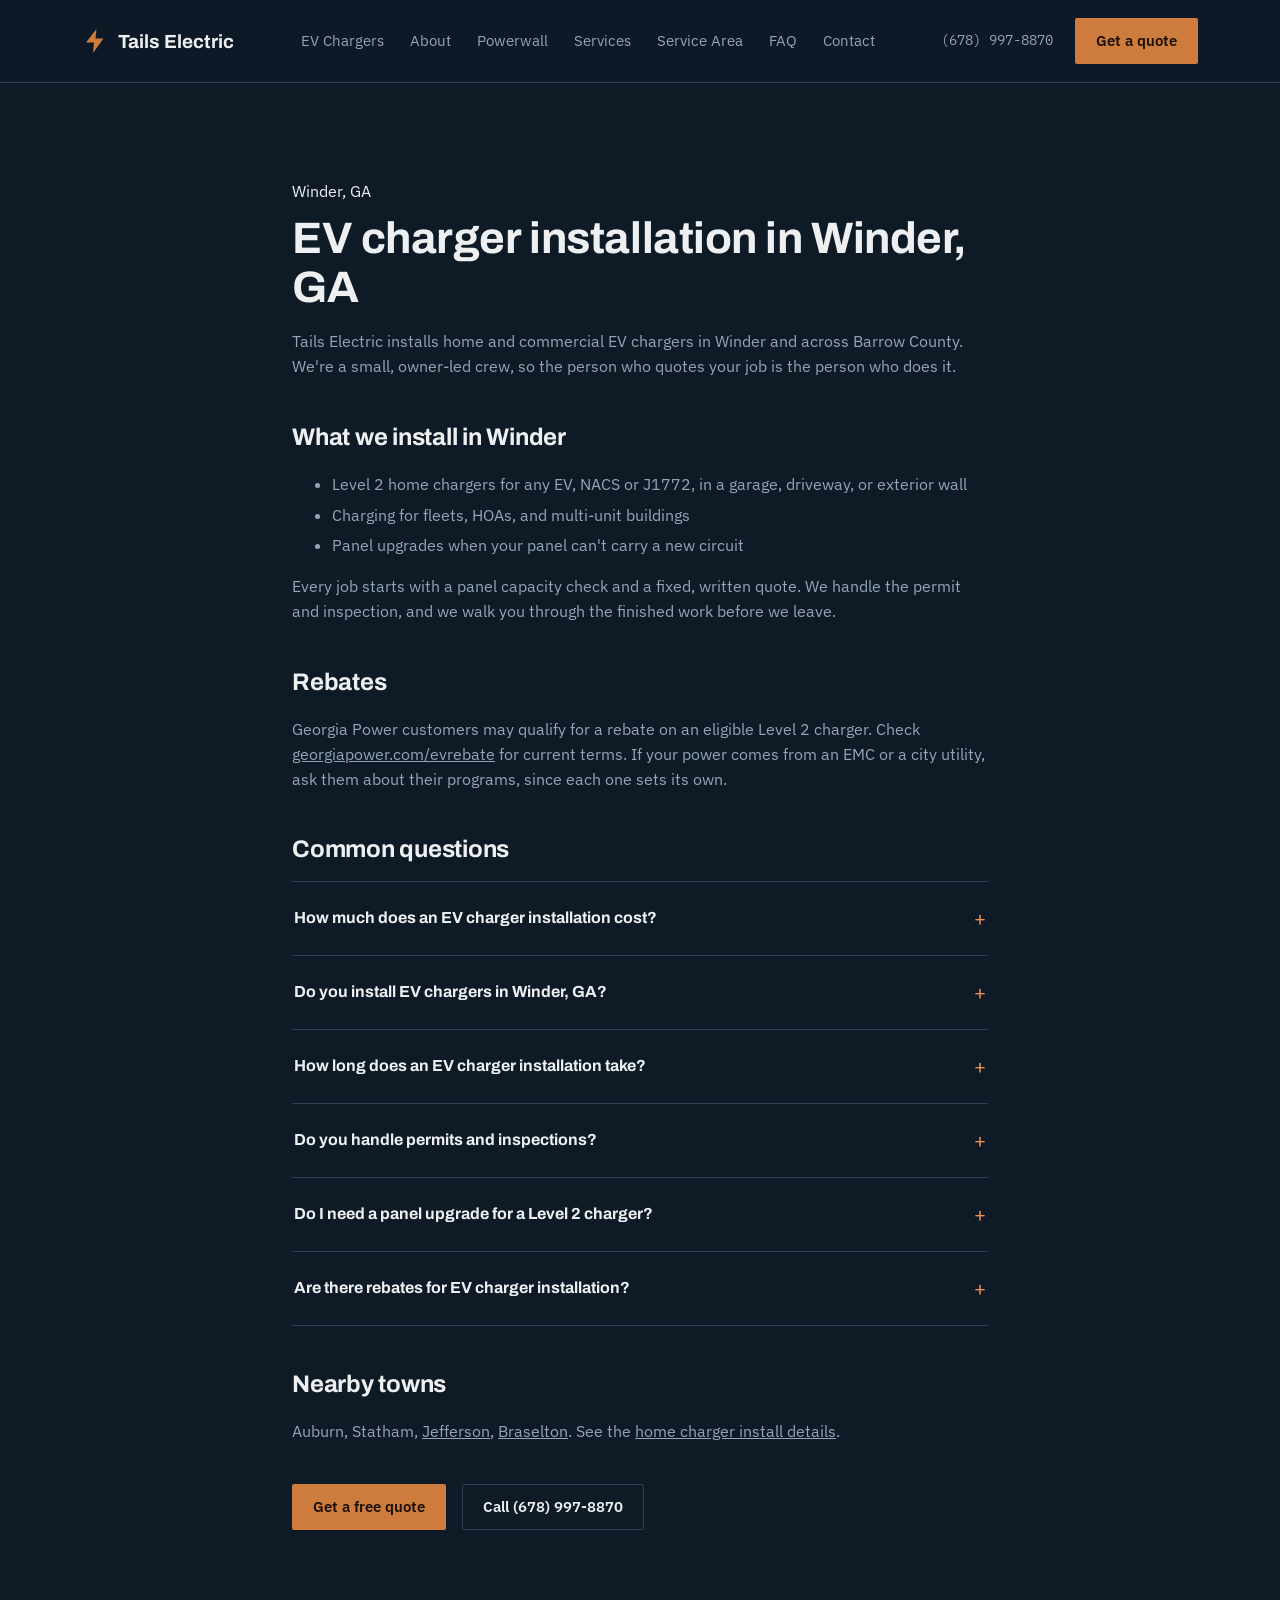
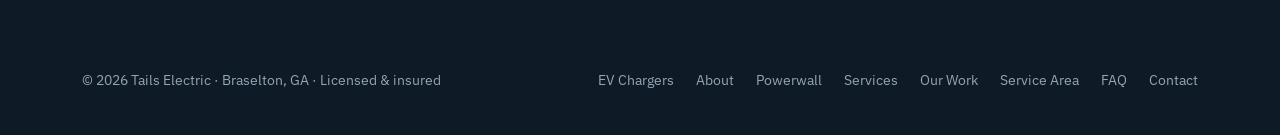
<file: ev-charger-installation-winder-ga.html>
<!DOCTYPE html>
<html lang="en">
<head>
<meta charset="UTF-8">
<meta name="viewport" content="width=device-width, initial-scale=1.0">
<title>EV Charger Installation in Winder, GA | Tails Electric</title>
<meta name="description" content="EV charger installation in Winder, GA by a veteran-owned local electrician. Home and commercial Level 2 chargers. Free written estimates.">
<link rel="canonical" href="https://tailselectric.com/ev-charger-installation-winder-ga.html">
<link rel="preconnect" href="https://fonts.googleapis.com">
<link rel="preconnect" href="https://fonts.gstatic.com" crossorigin>
<link href="https://fonts.googleapis.com/css2?family=Archivo:wght@500;600;700;800&family=IBM+Plex+Sans:wght@400;500;600&family=IBM+Plex+Mono:wght@500;600&display=swap" rel="stylesheet">
<link rel="stylesheet" href="styles.css">
<script type="application/ld+json">
{"@context": "https://schema.org", "@type": "FAQPage", "mainEntity": [{"@type": "Question", "name": "How much does an EV charger installation cost?", "acceptedAnswer": {"@type": "Answer", "text": "Basic EV charger installs start at $600, and more complex ones are around $1,200. The final price depends on how far the charger is from your panel, how much capacity the panel has, and whether the wiring runs through finished walls or underground. We check all of that at the site assessment and give you a fixed, written quote before any work starts."}}, {"@type": "Question", "name": "Do you install EV chargers in Winder, GA?", "acceptedAnswer": {"@type": "Answer", "text": "Yes. Tails Electric installs home and commercial EV chargers in Winder and the surrounding Barrow County area."}}, {"@type": "Question", "name": "How long does an EV charger installation take?", "acceptedAnswer": {"@type": "Answer", "text": "Most home installs take 1 to 4 hours depending on complexity. Long wiring runs, panel work, or finished walls can add time."}}, {"@type": "Question", "name": "Do you handle permits and inspections?", "acceptedAnswer": {"@type": "Answer", "text": "Yes. We handle the permit and schedule the inspection so you don't have to chase either one."}}, {"@type": "Question", "name": "Do I need a panel upgrade for a Level 2 charger?", "acceptedAnswer": {"@type": "Answer", "text": "Not always. We check your panel's capacity before we quote. If it can't carry a new 240V circuit, we quote the upgrade up front."}}, {"@type": "Question", "name": "Are there rebates for EV charger installation?", "acceptedAnswer": {"@type": "Answer", "text": "Georgia Power customers may qualify for a rebate on an eligible Level 2 charger. Check georgiapower.com/evrebate for current terms. If your power comes from an EMC or a city utility, ask them about their programs, since each one sets its own."}}]}
</script>
</head>
<body>
<header class="site">
  <div class="nav">
    <a href="index.html" class="logo">
      <svg class="mark" viewBox="0 0 26 26" fill="none" xmlns="http://www.w3.org/2000/svg">
        <path d="M14.5 1L4 14.5H12L11 25L21.5 10.5H13.5L14.5 1Z" fill="#CE7C3E"/>
      </svg>
      Tails Electric
    </a>
    <nav class="nav-links">
      <a href="index.html#ev-chargers">EV Chargers</a>
      <a href="index.html#founder">About</a>
      <a href="index.html#powerwall">Powerwall</a>
      <a href="index.html#services">Services</a>
      <a href="index.html#area">Service Area</a>
      <a href="index.html#faq">FAQ</a>
      <a href="index.html#contact">Contact</a>
    </nav>
    <div class="nav-right">
      <span class="nav-phone">(678) 997-8870</span>
      <a href="index.html#contact" class="btn btn-copper">Get a quote</a>
    </div>
  </div>
</header>
<main>
  <section>
    <div class="wrap page-body">
      <div class="tag">Winder, GA</div>
      <h1>EV charger installation in Winder, GA</h1>
      <p>Tails Electric installs home and commercial EV chargers in Winder and across Barrow County. We're a small, owner-led crew, so the person who quotes your job is the person who does it.</p>
      <h2>What we install in Winder</h2>
      <ul>
        <li>Level 2 home chargers for any EV, NACS or J1772, in a garage, driveway, or exterior wall</li>
        <li>Charging for fleets, HOAs, and multi-unit buildings</li>
        <li>Panel upgrades when your panel can't carry a new circuit</li>
      </ul>
      <p>Every job starts with a panel capacity check and a fixed, written quote. We handle the permit and inspection, and we walk you through the finished work before we leave.</p>
      <!-- ADD REAL LOCAL CONTENT HERE: a photo and short write-up of a job in Winder, the utility that serves the area and any rebate it offers, and who issues permits. Real local detail keeps this page from being a copy of the others. -->
      <h2>Rebates</h2>
      <p>Georgia Power customers may qualify for a rebate on an eligible Level 2 charger. Check <a href="https://www.georgiapower.com/evrebate" style="text-decoration:underline;">georgiapower.com/evrebate</a> for current terms. If your power comes from an EMC or a city utility, ask them about their programs, since each one sets its own.</p>
      <h2>Common questions</h2>
      <div class="faq-list"><details class="faq-item"><summary>How much does an EV charger installation cost?</summary><p>Basic EV charger installs start at $600, and more complex ones are around $1,200. The final price depends on how far the charger is from your panel, how much capacity the panel has, and whether the wiring runs through finished walls or underground. We check all of that at the site assessment and give you a fixed, written quote before any work starts.</p></details><details class="faq-item"><summary>Do you install EV chargers in Winder, GA?</summary><p>Yes. Tails Electric installs home and commercial EV chargers in Winder and the surrounding Barrow County area.</p></details><details class="faq-item"><summary>How long does an EV charger installation take?</summary><p>Most home installs take 1 to 4 hours depending on complexity. Long wiring runs, panel work, or finished walls can add time.</p></details><details class="faq-item"><summary>Do you handle permits and inspections?</summary><p>Yes. We handle the permit and schedule the inspection so you don&#x27;t have to chase either one.</p></details><details class="faq-item"><summary>Do I need a panel upgrade for a Level 2 charger?</summary><p>Not always. We check your panel&#x27;s capacity before we quote. If it can&#x27;t carry a new 240V circuit, we quote the upgrade up front.</p></details><details class="faq-item"><summary>Are there rebates for EV charger installation?</summary><p>Georgia Power customers may qualify for a rebate on an eligible Level 2 charger. Check georgiapower.com/evrebate for current terms. If your power comes from an EMC or a city utility, ask them about their programs, since each one sets its own.</p></details></div>
      <h2>Nearby towns</h2>
      <p>Auburn, Statham, <a href="ev-charger-installation-jefferson-ga.html" style="text-decoration:underline;">Jefferson</a>, <a href="ev-charger-installation-braselton-ga.html" style="text-decoration:underline;">Braselton</a>. See the <a href="home-ev-charger-installation.html" style="text-decoration:underline;">home charger install details</a>.</p>
      <a class="btn btn-copper" href="index.html#contact">Get a free quote</a>
      <a class="btn btn-line" href="tel:+16789978870">Call (678) 997-8870</a>
    </div>
  </section>
</main>
<footer>
  <div class="wrap">
    <div class="foot-grid">
      <span>© 2026 Tails Electric · Braselton, GA · Licensed &amp; insured</span>
      <div class="foot-links">
        <a href="index.html#ev-chargers">EV Chargers</a>
        <a href="index.html#founder">About</a>
        <a href="index.html#powerwall">Powerwall</a>
        <a href="index.html#services">Services</a>
        <a href="index.html#work">Our Work</a>
        <a href="index.html#area">Service Area</a>
        <a href="index.html#faq">FAQ</a>
        <a href="index.html#contact">Contact</a>
      </div>
    </div>
  </div>
</footer>
</body>
</html>
</file>
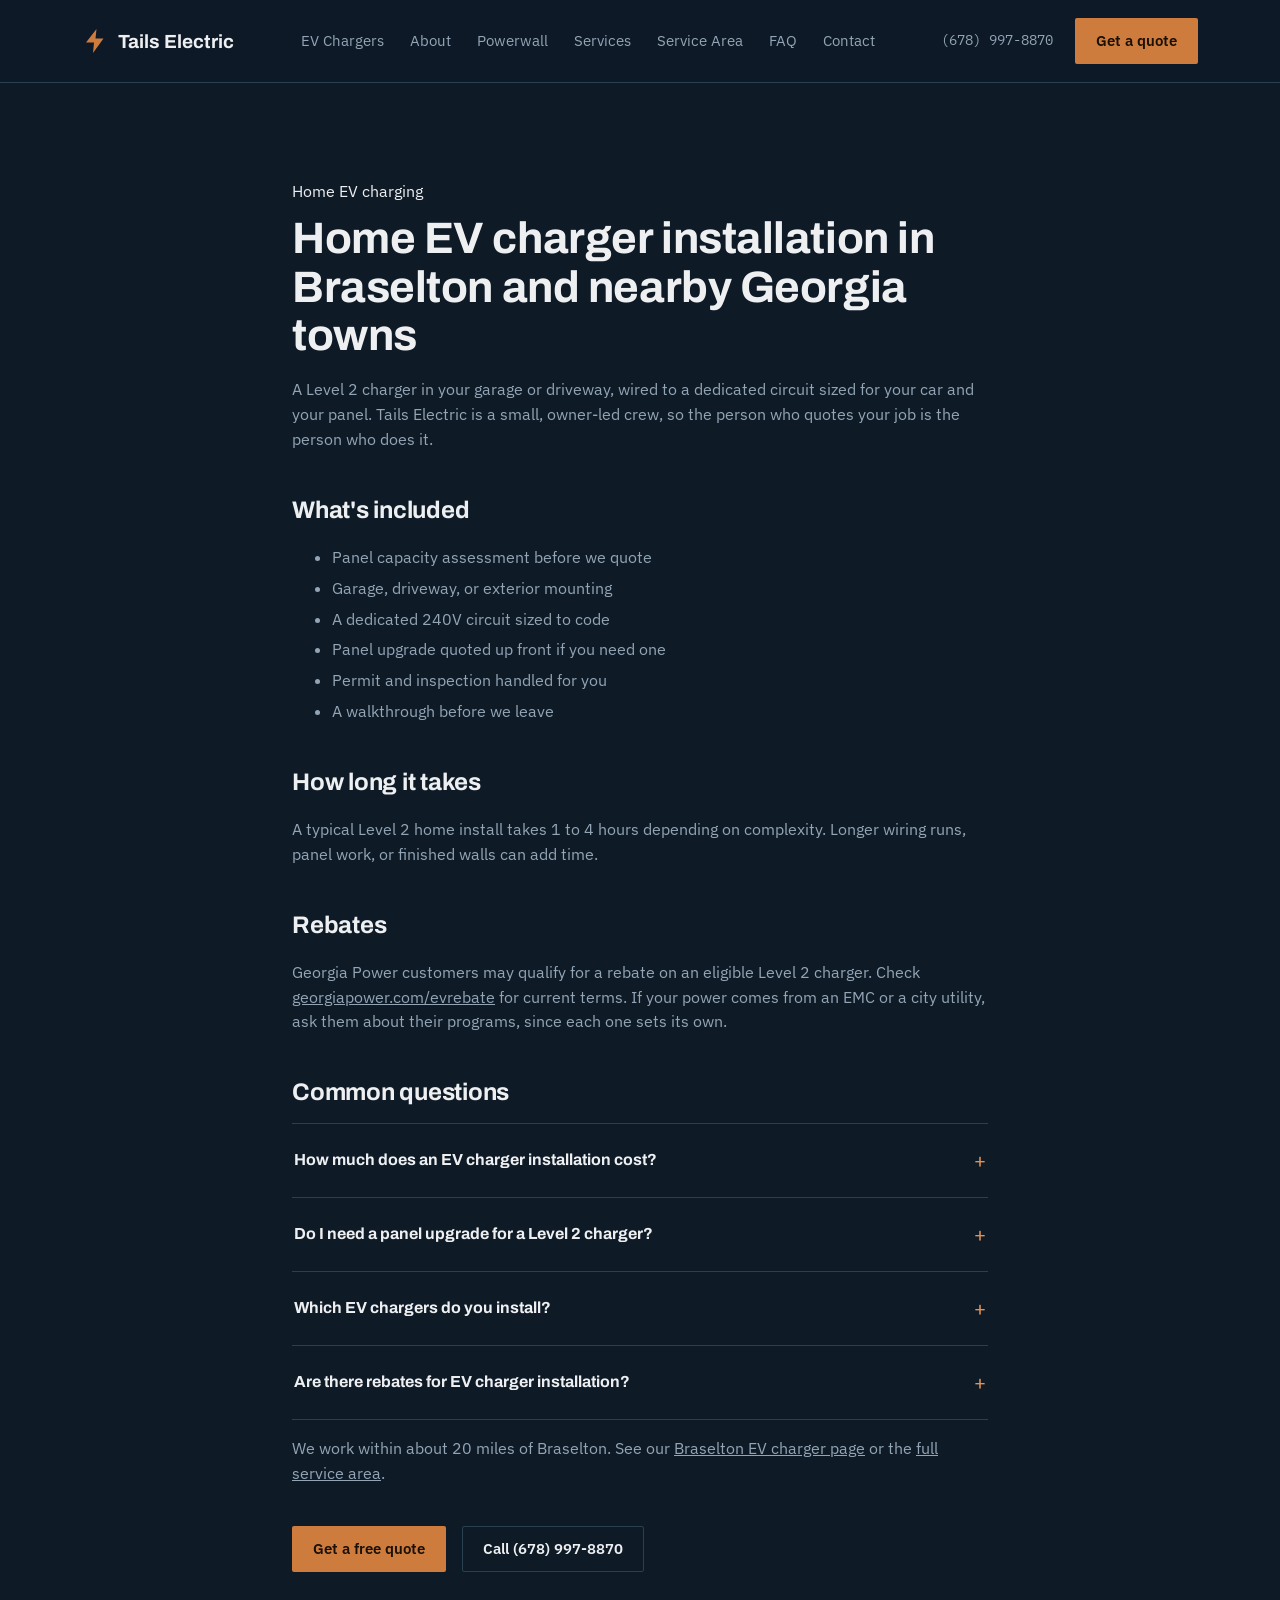
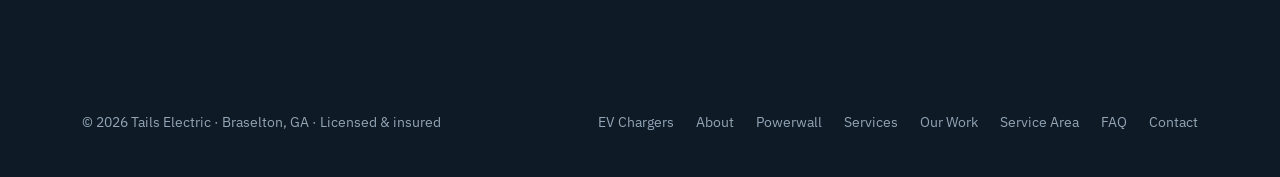
<file: home-ev-charger-installation.html>
<!DOCTYPE html>
<html lang="en">
<head>
<meta charset="UTF-8">
<meta name="viewport" content="width=device-width, initial-scale=1.0">
<title>Home EV Charger Installation | Tails Electric, Braselton, GA</title>
<meta name="description" content="Level 2 home EV charger installation by a veteran-owned Braselton, GA electrician. Panel check, permit, and inspection handled. Free written estimates.">
<link rel="canonical" href="https://tailselectric.com/home-ev-charger-installation.html">
<link rel="preconnect" href="https://fonts.googleapis.com">
<link rel="preconnect" href="https://fonts.gstatic.com" crossorigin>
<link href="https://fonts.googleapis.com/css2?family=Archivo:wght@500;600;700;800&family=IBM+Plex+Sans:wght@400;500;600&family=IBM+Plex+Mono:wght@500;600&display=swap" rel="stylesheet">
<link rel="stylesheet" href="styles.css">
</head>
<body>
<header class="site">
  <div class="nav">
    <a href="index.html" class="logo">
      <svg class="mark" viewBox="0 0 26 26" fill="none" xmlns="http://www.w3.org/2000/svg">
        <path d="M14.5 1L4 14.5H12L11 25L21.5 10.5H13.5L14.5 1Z" fill="#CE7C3E"/>
      </svg>
      Tails Electric
    </a>
    <nav class="nav-links">
      <a href="index.html#ev-chargers">EV Chargers</a>
      <a href="index.html#founder">About</a>
      <a href="index.html#powerwall">Powerwall</a>
      <a href="index.html#services">Services</a>
      <a href="index.html#area">Service Area</a>
      <a href="index.html#faq">FAQ</a>
      <a href="index.html#contact">Contact</a>
    </nav>
    <div class="nav-right">
      <span class="nav-phone">(678) 997-8870</span>
      <a href="index.html#contact" class="btn btn-copper">Get a quote</a>
    </div>
  </div>
</header>
<main>
  <section>
    <div class="wrap page-body">
      <div class="tag">Home EV charging</div>
      <h1>Home EV charger installation in Braselton and nearby Georgia towns</h1>
      <p>A Level 2 charger in your garage or driveway, wired to a dedicated circuit sized for your car and your panel. Tails Electric is a small, owner-led crew, so the person who quotes your job is the person who does it.</p>
      <h2>What's included</h2>
      <ul>
        <li>Panel capacity assessment before we quote</li>
        <li>Garage, driveway, or exterior mounting</li>
        <li>A dedicated 240V circuit sized to code</li>
        <li>Panel upgrade quoted up front if you need one</li>
        <li>Permit and inspection handled for you</li>
        <li>A walkthrough before we leave</li>
      </ul>
      <h2>How long it takes</h2>
      <p>A typical Level 2 home install takes 1 to 4 hours depending on complexity. Longer wiring runs, panel work, or finished walls can add time.</p>
      <h2>Rebates</h2>
      <p>Georgia Power customers may qualify for a rebate on an eligible Level 2 charger. Check <a href="https://www.georgiapower.com/evrebate" style="text-decoration:underline;">georgiapower.com/evrebate</a> for current terms. If your power comes from an EMC or a city utility, ask them about their programs, since each one sets its own.</p>
      <h2>Common questions</h2>
      <div class="faq-list"><details class="faq-item"><summary>How much does an EV charger installation cost?</summary><p>Basic EV charger installs start at $600, and more complex ones are around $1,200. The final price depends on how far the charger is from your panel, how much capacity the panel has, and whether the wiring runs through finished walls or underground. We check all of that at the site assessment and give you a fixed, written quote before any work starts.</p></details><details class="faq-item"><summary>Do I need a panel upgrade for a Level 2 charger?</summary><p>Not always. We check your panel&#x27;s capacity before we quote. If it can&#x27;t carry a new 240V circuit, we quote the upgrade up front, and most home installs take 1 to 4 hours depending on complexity.</p></details><details class="faq-item"><summary>Which EV chargers do you install?</summary><p>We install Level 2 chargers for every major EV, including Tesla, Ford, Rivian, GM, and Hyundai/Kia, with either NACS or J1772 connectors.</p></details><details class="faq-item"><summary>Are there rebates for EV charger installation?</summary><p>Georgia Power customers may qualify for a rebate on an eligible Level 2 charger. Check georgiapower.com/evrebate for current terms. If your power comes from an EMC or a city utility, ask them about their programs, since each one sets its own.</p></details></div>
      <p>We work within about 20 miles of Braselton. See our <a href="ev-charger-installation-braselton-ga.html" style="text-decoration:underline;">Braselton EV charger page</a> or the <a href="index.html#area" style="text-decoration:underline;">full service area</a>.</p>
      <a class="btn btn-copper" href="index.html#contact">Get a free quote</a>
      <a class="btn btn-line" href="tel:+16789978870">Call (678) 997-8870</a>
    </div>
  </section>
</main>
<footer>
  <div class="wrap">
    <div class="foot-grid">
      <span>© 2026 Tails Electric · Braselton, GA · Licensed &amp; insured</span>
      <div class="foot-links">
        <a href="index.html#ev-chargers">EV Chargers</a>
        <a href="index.html#founder">About</a>
        <a href="index.html#powerwall">Powerwall</a>
        <a href="index.html#services">Services</a>
        <a href="index.html#work">Our Work</a>
        <a href="index.html#area">Service Area</a>
        <a href="index.html#faq">FAQ</a>
        <a href="index.html#contact">Contact</a>
      </div>
    </div>
  </div>
</footer>
</body>
</html>
</file>
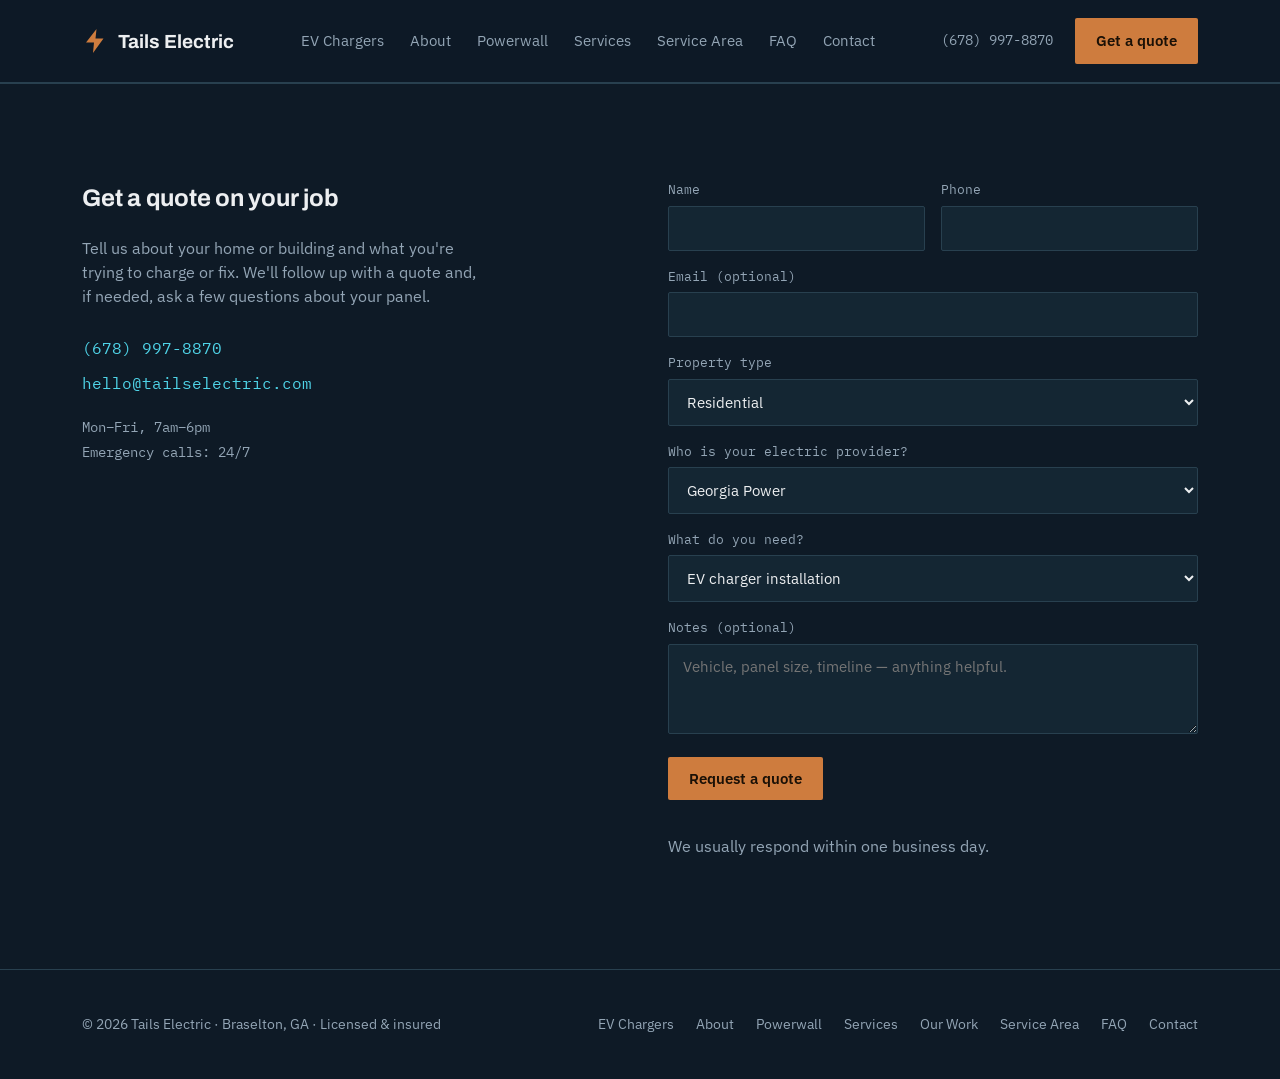
<file: quote.html>
<!DOCTYPE html>
<html lang="en">
<head>
<meta charset="UTF-8">
<meta name="viewport" content="width=device-width, initial-scale=1.0">
<title>Get a Free EV Charger Quote | Tails Electric, Braselton, GA</title>
<meta name="description" content="Request a free, written quote for EV charger installation, Powerwall, or panel upgrades from Tails Electric in Braselton, GA.">
<link rel="canonical" href="https://tailselectric.com/quote.html">
<link rel="preconnect" href="https://fonts.googleapis.com">
<link rel="preconnect" href="https://fonts.gstatic.com" crossorigin>
<link href="https://fonts.googleapis.com/css2?family=Archivo:wght@500;600;700;800&family=IBM+Plex+Sans:wght@400;500;600&family=IBM+Plex+Mono:wght@500;600&display=swap" rel="stylesheet">
<link rel="stylesheet" href="styles.css">
</head>
<body>
<header class="site">
  <div class="nav">
    <a href="index.html" class="logo">
      <svg class="mark" viewBox="0 0 26 26" fill="none" xmlns="http://www.w3.org/2000/svg">
        <path d="M14.5 1L4 14.5H12L11 25L21.5 10.5H13.5L14.5 1Z" fill="#CE7C3E"/>
      </svg>
      Tails Electric
    </a>
    <nav class="nav-links">
      <a href="index.html#ev-chargers">EV Chargers</a>
      <a href="index.html#founder">About</a>
      <a href="index.html#powerwall">Powerwall</a>
      <a href="index.html#services">Services</a>
      <a href="index.html#area">Service Area</a>
      <a href="index.html#faq">FAQ</a>
      <a href="index.html#contact">Contact</a>
    </nav>
    <div class="nav-right">
      <span class="nav-phone">(678) 997-8870</span>
      <a href="quote.html" class="btn btn-copper">Get a quote</a>
    </div>
  </div>
</header>
<main>
<section class="cta-section" id="quote">
    <div class="wrap">
      <div class="cta-grid">
        <div>
          <h1>Get a quote on your job</h1>
          <p>Tell us about your home or building and what you're trying to charge or fix. We'll follow up with a quote and, if needed, ask a few questions about your panel.</p>
          <div class="contact-lines">
            <a href="tel:+16789978870">(678) 997-8870</a>
            <a href="mailto:hello@tailselectric.com">hello@tailselectric.com</a>
          </div>
          <div class="contact-hours mono">
            <div>Mon–Fri, 7am–6pm</div>
            <div>Emergency calls: 24/7</div>
          </div>
        </div>

        <form class="form" id="quote-form" action="https://formspree.io/f/xdekvvre" method="POST">
          <input type="hidden" name="_subject" value="New quote request from tailselectric.com">
          <input type="text" name="_gotcha" tabindex="-1" autocomplete="off" style="display:none">
          <div class="form-row">
            <div>
              <label for="name">Name</label>
              <input id="name" name="name" type="text" required>
            </div>
            <div>
              <label for="phone">Phone</label>
              <input id="phone" name="phone" type="tel" required>
            </div>
          </div>
          <div>
            <label for="email">Email (optional)</label>
            <input id="email" name="email" type="email">
          </div>
          <div>
            <label for="type">Property type</label>
            <select id="type" name="property_type">
              <option>Residential</option>
              <option>Commercial / multi-unit</option>
            </select>
          </div>
          <div>
            <label for="utility">Who is your electric provider?</label>
            <select id="utility" name="electric_provider">
              <option>Georgia Power</option>
              <option>Jackson EMC</option>
              <option>Another EMC or co-op</option>
              <option>City utility</option>
              <option>Not sure</option>
            </select>
          </div>
          <div>
            <label for="job">What do you need?</label>
            <select id="job" name="job_type">
              <option>EV charger installation</option>
              <option>Powerwall / gateway install</option>
              <option>Panel upgrade</option>
              <option>Rewiring / outlets</option>
              <option>Emergency repair</option>
              <option>General electrical work</option>
              <option>Not sure yet</option>
            </select>
          </div>
          <div>
            <label for="notes">Notes (optional)</label>
            <textarea id="notes" name="notes" placeholder="Vehicle, panel size, timeline — anything helpful."></textarea>
          </div>
          <button type="submit" class="btn btn-copper" style="align-self:flex-start;">Request a quote</button>
          <p class="form-note">We usually respond within one business day.</p>
        </form>
      </div>
    </div>
  </section>
</main>
<footer>
  <div class="wrap">
    <div class="foot-grid">
      <span>© 2026 Tails Electric · Braselton, GA · Licensed &amp; insured</span>
      <div class="foot-links">
        <a href="index.html#ev-chargers">EV Chargers</a>
        <a href="index.html#founder">About</a>
        <a href="index.html#powerwall">Powerwall</a>
        <a href="index.html#services">Services</a>
        <a href="index.html#work">Our Work</a>
        <a href="index.html#area">Service Area</a>
        <a href="index.html#faq">FAQ</a>
        <a href="index.html#contact">Contact</a>
      </div>
    </div>
  </div>
</footer>
<script>
(function(){
  var f=document.getElementById('quote-form'); if(!f) return;
  var note=f.querySelector('.form-note'), btn=f.querySelector('button[type=submit]');
  f.addEventListener('submit',function(e){
    e.preventDefault();
    btn.disabled=true; note.textContent='Sending...';
    fetch(f.action,{method:'POST',body:new FormData(f),headers:{'Accept':'application/json'}})
      .then(function(r){
        if(r.ok){ f.reset(); note.textContent="Thanks! We'll be in touch within one business day."; }
        else { note.textContent='Something went wrong. Please call (678) 997-8870.'; }
      })
      .catch(function(){ note.textContent='Something went wrong. Please call (678) 997-8870.'; })
      .then(function(){ btn.disabled=false; });
  });
})();
</script>
</body>
</html>
</file>
<file: styles.css>
:root{
    --ink:#0E1A26;
    --panel:#142633;
    --panel-2:#1B2F3E;
    --copper:#CE7C3E;
    --copper-bright:#E39257;
    --volt:#4FD4E8;
    --paper:#F3EFE6;
    --paper-line:#D9D2C2;
    --text:#EDEFF1;
    --text-dim:#93A5B5;
    --text-ink:#1A2530;
    --text-ink-dim:#5B6A76;
    --line:#28404F;
    --radius:2px;
  }

  *{box-sizing:border-box;}
  html{scroll-behavior:smooth;}
  body{
    margin:0;
    background:var(--ink);
    color:var(--text);
    font-family:'IBM Plex Sans', sans-serif;
    font-size:16px;
    line-height:1.55;
    -webkit-font-smoothing:antialiased;
  }
  h1,h2,h3{
    font-family:'Archivo', sans-serif;
    margin:0;
    color:var(--text);
    letter-spacing:-0.01em;
  }
  .mono{
    font-family:'IBM Plex Mono', monospace;
  }
  a{color:inherit; text-decoration:none;}
  img,svg{display:block; max-width:100%;}
  .wrap{
    max-width:1180px;
    margin:0 auto;
    padding:0 32px;
  }
  :focus-visible{
    outline:2px solid var(--volt);
    outline-offset:3px;
  }
  @media (prefers-reduced-motion: reduce){
    *{animation:none !important; transition:none !important;}
    #boot-overlay{display:none !important;}
  }

  /* ---------- BOOT / LIGHTNING INTRO ---------- */
  #boot-overlay{
    position:fixed; inset:0; z-index:9999;
    background:#000;
    display:flex; align-items:center; justify-content:center;
    pointer-events:none;
    animation:overlayReveal 1s ease-in forwards;
    animation-delay:1.2s;
  }
  #boot-overlay .boot-logo{
    width:34px; height:34px;
    opacity:0;
    animation:bootLogoIn .4s ease-out forwards;
    animation-delay:1.05s;
  }
  #boot-overlay .boot-bolt{
    position:absolute;
    top:12vh; left:50%;
    width:220px; height:86vh; max-height:640px;
    transform:translateX(-50%);
    overflow:visible;
  }
  #boot-overlay .boot-bolt .cloud-body{
    fill:#1B2F3E;
  }
  #boot-overlay .boot-bolt .cloud-shade{
    fill:#24404F;
    fill-opacity:.55;
  }
  #boot-overlay .boot-bolt .cloud-flash{
    fill:var(--volt);
    opacity:0;
    filter:blur(10px);
    animation:cloudFlash .5s ease-out forwards;
    animation-delay:.55s;
  }
  #boot-overlay .boot-bolt path{
    fill:none;
    stroke-linecap:round;
    stroke-linejoin:round;
    pathLength:1;
    stroke-dasharray:1;
    stroke-dashoffset:1;
    animation:boltDraw .42s cubic-bezier(.6,0,.85,.35) forwards;
    animation-delay:.6s;
  }
  #boot-overlay .boot-bolt .bolt-glow{
    stroke:var(--volt);
    stroke-width:12;
    opacity:.5;
    filter:blur(7px);
  }
  #boot-overlay .boot-bolt .bolt-core{
    stroke:#F4FBFD;
    stroke-width:3;
  }
  #boot-overlay .boot-bolt .bolt-fork{
    stroke:var(--volt);
    stroke-width:1.5;
    opacity:0;
    animation:forkFlicker .18s ease-out forwards;
  }
  #boot-overlay .boot-bolt .bolt-fork-1{ animation-delay:.82s; }
  #boot-overlay .boot-bolt .bolt-fork-2{ animation-delay:.92s; }
  #boot-overlay .boot-bolt .bolt-impact{
    fill:var(--volt);
    opacity:0;
    filter:blur(1.5px);
    animation:boltImpact .4s ease-out forwards;
    animation-delay:1.0s;
  }
  #boot-overlay .boot-flash{
    position:absolute; inset:0;
    background:radial-gradient(circle at 50% 88%, rgba(244,251,253,0.97), rgba(79,212,232,0.28) 40%, rgba(0,0,0,0) 70%);
    opacity:0;
    animation:boltFlash .38s ease-out forwards;
    animation-delay:1.0s;
  }
  @keyframes bootLogoIn{
    from{opacity:0; transform:scale(.92);}
    to{opacity:.85; transform:scale(1);}
  }
  @keyframes boltDraw{
    to{stroke-dashoffset:0;}
  }
  @keyframes forkFlicker{
    0%{opacity:0;}
    50%{opacity:.8;}
    100%{opacity:0;}
  }
  @keyframes cloudFlash{
    0%{opacity:0;}
    45%{opacity:.7;}
    100%{opacity:0;}
  }
  @keyframes boltImpact{
    0%{opacity:0; r:2;}
    30%{opacity:1; r:16;}
    100%{opacity:0; r:34;}
  }
  @keyframes boltFlash{
    0%{opacity:0;}
    30%{opacity:1;}
    100%{opacity:0;}
  }
  @keyframes overlayReveal{
    0%{opacity:1; visibility:visible;}
    99%{opacity:0; visibility:visible;}
    100%{opacity:0; visibility:hidden;}
  }

  /* ---------- NAV ---------- */
  header.site{
    position:sticky; top:0; z-index:50;
    background:rgba(14,26,38,0.92);
    backdrop-filter:blur(8px);
    border-bottom:1px solid var(--line);
  }
  .nav{
    display:flex; align-items:center; justify-content:space-between;
    padding:18px 32px;
    max-width:1180px; margin:0 auto;
    gap:24px;
  }
  .logo{
    display:flex; align-items:center; gap:10px;
    font-family:'Archivo', sans-serif;
    font-weight:700;
    font-size:19px;
    color:var(--text);
    white-space:nowrap;
  }
  .logo .mark{width:26px; height:26px; flex-shrink:0;}
  .nav-links{
    display:flex; align-items:center; gap:26px;
    font-size:14.5px;
    color:var(--text-dim);
  }
  .nav-links a:hover{color:var(--text);}
  .nav-right{display:flex; align-items:center; gap:22px;}
  .nav-phone{
    font-family:'IBM Plex Mono', monospace;
    font-size:14px;
    color:var(--text-dim);
    display:none;
  }
  .btn{
    display:inline-flex; align-items:center; justify-content:center;
    padding:11px 20px;
    font-family:'IBM Plex Sans', sans-serif;
    font-weight:600;
    font-size:14.5px;
    border-radius:var(--radius);
    border:1px solid transparent;
    cursor:pointer;
    transition:background 0.15s ease, border-color 0.15s ease, color 0.15s ease;
  }
  .btn-copper{
    background:var(--copper);
    color:#1A1006;
  }
  .btn-copper:hover{background:var(--copper-bright);}
  .btn-line{
    border-color:var(--line);
    color:var(--text);
    background:transparent;
  }
  .btn-line:hover{border-color:var(--text-dim);}
  .btn-dark-line{
    border-color:var(--paper-line);
    color:var(--text-ink);
    background:transparent;
  }
  .btn-dark-line:hover{border-color:var(--text-ink-dim);}
  .menu-toggle{display:none;}

  /* ---------- HERO ---------- */
  .hero{
    padding:88px 0 0;
    border-bottom:1px solid var(--line);
  }
  .hero-grid{
    display:grid;
    grid-template-columns:minmax(0,1.05fr) minmax(0,0.95fr);
    gap:40px;
    align-items:center;
    padding-bottom:64px;
  }
  .eyebrow-line{
    display:flex; flex-wrap:wrap; align-items:center; gap:10px;
    color:var(--copper-bright);
    font-family:'IBM Plex Mono', monospace;
    font-size:18px;
    margin-bottom:26px;
  }
  .eyebrow-line .eyebrow-bolt{width:20px; height:20px; flex-shrink:0;}
  .eyebrow-line .dash{width:28px; height:1px; background:var(--copper-bright);}
  .eyebrow-line .flag-icon{display:inline-block; width:64px; height:auto; vertical-align:-8px; margin-left:4px; border-radius:1px; box-shadow:0 0 0 1px rgba(255,255,255,0.15);}
  .eyebrow-line .vet-owned{font-size:26px; font-weight:600; letter-spacing:0.01em;}
  h1.hero-h{
    font-size:56px;
    font-weight:800;
    line-height:1.04;
  }
  h1.hero-h .hl{ display:block; }
  .hero p.lede{
    margin-top:22px;
    max-width:48ch;
    font-size:17.5px;
    color:var(--text-dim);
  }
  .hero-ctas{
    display:flex; gap:14px; margin-top:34px; flex-wrap:wrap;
  }
  .hero-art{
    position:relative;
  }
  .hero-art svg{width:100%; height:auto;}

  .current-path{
    stroke-dasharray:6 10;
    animation:flow 1.1s linear infinite;
  }
  @keyframes flow{ to{ stroke-dashoffset:-32; } }

  /* spec strip */
  .spec-strip{
    border-bottom:1px solid var(--line);
    background:var(--panel);
  }
  .spec-grid{
    display:grid;
    grid-template-columns:repeat(4,1fr);
  }
  .spec-item{
    padding:22px 28px;
    border-left:1px solid var(--line);
  }
  .spec-item:first-child{border-left:none;}
  .spec-num{
    font-family:'IBM Plex Mono', monospace;
    font-size:22px;
    font-weight:600;
    color:var(--volt);
  }
  .spec-label{
    margin-top:4px;
    font-size:13.5px;
    color:var(--text-dim);
  }

  /* ---------- FOUNDER (rectangular, placed high on the page) ---------- */
  .founder-section{
    background:var(--panel);
    border-bottom:1px solid var(--line);
    padding:56px 0;
  }
  .founder-feature{
    display:grid; grid-template-columns:200px 1fr;
    gap:36px; align-items:center;
  }
  .founder-photo{
    width:200px; height:240px;
    border:1.5px solid var(--copper);
    overflow:hidden;
    background:var(--panel-2);
  }
  .founder-photo img{ width:100%; height:100%; object-fit:cover; object-position:center top; display:block; }
  .founder-info .tag{
    font-family:'IBM Plex Mono', monospace; font-size:13px;
    color:var(--copper-bright); margin-bottom:10px; display:block;
  }
  .founder-info h3{ font-size:26px; font-weight:700; margin-bottom:6px; }
  .founder-nickname{
    font-family:'IBM Plex Sans', sans-serif;
    font-weight:500;
    font-style:italic;
    font-size:0.58em;
    color:var(--copper-bright);
    margin-left:4px;
  }
  .founder-info .founder-role{
    font-family:'IBM Plex Mono', monospace; font-size:13px;
    color:var(--text-dim); margin-bottom:14px;
  }
  .founder-info p{ font-size:15px; color:var(--text-dim); max-width:54ch; margin:0; }

  /* ---------- SECTION SHELLS ---------- */
  section{padding:96px 0;}
  .section-head{
    display:flex; justify-content:space-between; align-items:flex-end;
    gap:32px; margin-bottom:52px;
    border-bottom:1px solid var(--line);
    padding-bottom:28px;
  }
  .section-head h2{font-size:34px; font-weight:700; max-width:16ch;}
  .section-head .tag{
    font-family:'IBM Plex Mono', monospace;
    font-size:13px;
    color:var(--copper-bright);
  }
  .section-head p{color:var(--text-dim); max-width:38ch; font-size:15.5px;}

  /* ---------- EV SECTION (lead) ---------- */
  .ev-section{
    background:var(--panel);
    border-bottom:1px solid var(--line);
  }
  .ev-cols{
    display:grid;
    grid-template-columns:1fr 1fr;
    gap:1px;
    background:var(--line);
    border:1px solid var(--line);
  }
  .ev-col{
    background:var(--panel);
    padding:36px;
  }
  .ev-col .kicker{
    font-family:'IBM Plex Mono', monospace;
    font-size:12.5px;
    color:var(--copper-bright);
    margin-bottom:14px;
  }
  .ev-col h3{font-size:24px; font-weight:700; margin-bottom:14px;}
  .ev-col p.desc{color:var(--text-dim); font-size:15px; max-width:44ch;}
  .ev-list{
    list-style:none; padding:0; margin:22px 0 0;
    display:flex; flex-direction:column; gap:10px;
  }
  .ev-list li{
    display:flex; gap:10px; align-items:flex-start;
    font-size:14.5px; color:var(--text);
  }
  .ev-list svg{flex-shrink:0; margin-top:3px;}
  .compat-row{
    margin-top:26px; padding-top:22px; border-top:1px solid var(--line);
    font-size:13px; color:var(--text-dim);
  }
  .compat-row .mono{color:var(--text);}

  /* ---------- SERVICES (real categories, legend style) ---------- */
  .legend{ border-top:1px solid var(--line); }
  .legend-row{
    display:grid; grid-template-columns:56px 190px 1fr; gap:22px;
    padding:24px 0; border-bottom:1px solid var(--line); align-items:start;
  }
  .legend-sym{
    width:38px; height:38px; border:1.5px solid var(--copper-bright);
    display:flex; align-items:center; justify-content:center;
    font-family:'IBM Plex Mono', monospace; font-size:12.5px; font-weight:600;
    color:var(--copper-bright);
  }
  .legend-row:nth-of-type(3) .legend-sym{border-color:var(--volt); color:var(--volt);}
  .legend-row:nth-of-type(4) .legend-sym{border-color:var(--volt); color:var(--volt);}
  .legend-row:nth-of-type(5) .legend-sym{border-color:#E08A6B; color:#E08A6B;}
  .legend-name{ font-family:'Archivo', sans-serif; font-weight:700; font-size:17px; }
  .legend-desc{ font-size:14.5px; color:var(--text-dim); max-width:54ch; }

  /* ---------- RECENT WORK ---------- */
  .work-section{ background:var(--ink); }
  .gallery-feature{
    display:grid; grid-template-columns:1.05fr 0.95fr;
    border:1px solid var(--line); background:var(--panel);
  }
  .gallery-feature-img{ min-height:260px; background:var(--panel-2); overflow:hidden; }
  .gallery-feature-img img{ width:100%; height:100%; object-fit:cover; display:block; }
  .gallery-feature-body{ padding:34px; }
  .gallery-feature-body h3{ font-size:22px; margin:10px 0 10px; }
  .gallery-feature-body p{ font-size:14.5px; color:var(--text-dim); max-width:48ch; }
  .scope-tags{ display:flex; flex-wrap:wrap; gap:8px; margin-top:16px; }
  .scope-tag{
    font-family:'IBM Plex Mono', monospace; font-size:11.5px;
    padding:6px 10px; border:1px solid var(--line); color:var(--text-dim);
  }
  .powerwall-section{ background:var(--ink); border-bottom:1px solid var(--line); }
  .gallery-feature-body .ev-list{ margin-top:18px; }
  .gallery-grid{
    display:grid; grid-template-columns:repeat(3,1fr); gap:1px;
    background:var(--line); border:1px solid var(--line);
  }
  .gallery-card{ background:var(--panel); }
  .ba-frame{
    position:relative; display:grid; grid-template-columns:1fr 1fr;
    aspect-ratio:4/3; overflow:hidden; background:var(--panel-2);
  }
  .ba-frame img{ width:100%; height:100%; object-fit:cover; display:block; }
  .ba-label{
    position:absolute; top:8px; font-family:'IBM Plex Mono', monospace;
    font-size:9.5px; font-weight:600; color:#fff;
    background:rgba(14,26,38,0.75); padding:4px 8px;
  }
  .ba-label.before{ left:8px; }
  .ba-label.after{ right:8px; }
  .ba-divider{ position:absolute; top:0; left:50%; width:2px; height:100%; background:var(--panel); transform:translateX(-1px); }
  .gallery-photo{ aspect-ratio:4/3; overflow:hidden; background:var(--panel-2); }
  .gallery-photo img{ width:100%; height:100%; object-fit:cover; display:block; }
  .gallery-frame{
    aspect-ratio:4/3; display:flex; align-items:center; justify-content:center;
    background:var(--panel-2);
  }
  .gallery-frame span{ font-family:'IBM Plex Mono', monospace; font-size:11px; color:var(--text-dim); text-align:center; padding:0 20px; }
  .gallery-caption{ padding:16px 18px; }
  .gallery-caption h4{ font-size:15px; font-weight:600; margin-bottom:4px; }
  .gallery-caption p{ font-size:12.5px; color:var(--text-dim); margin:0; }

  /* ---------- WHY US (checklist) ---------- */
  .why-section{ background:var(--panel); border-bottom:1px solid var(--line); }
  .check-list{ list-style:none; margin:0; padding:0; display:flex; flex-direction:column; max-width:660px; }
  .check-list li{ display:flex; gap:16px; padding:20px 0; border-bottom:1px solid var(--line); }
  .check-list li:first-child{border-top:1px solid var(--line);}
  .check-list svg{flex-shrink:0; margin-top:4px;}
  .check-list h4{font-size:16.5px; font-weight:600; margin-bottom:6px;}
  .check-list p{font-size:14px; color:var(--text-dim); margin:0; max-width:48ch;}

  /* ---------- PROCESS ---------- */
  .process-section{background:var(--ink);}
  .process-list{
    display:grid;
    grid-template-columns:repeat(4,1fr);
    gap:28px;
  }
  .process-item{
    padding-top:22px;
    border-top:2px solid var(--copper);
  }
  .process-num{
    font-family:'IBM Plex Mono', monospace;
    font-size:13px;
    color:var(--copper-bright);
    margin-bottom:14px;
  }
  .process-item h4{font-size:17px; font-weight:600; margin-bottom:8px;}
  .process-item p{font-size:14px; color:var(--text-dim); margin:0;}

  /* ---------- SERVICE AREA (light plate) ---------- */
  .area-section{ background:var(--paper); color:var(--text-ink); border-bottom:1px solid var(--line); }
  .area-section .section-head{border-bottom-color:var(--paper-line);}
  .area-section .section-head p{color:var(--text-ink-dim);}
  .area-grid{ display:grid; grid-template-columns:0.85fr 1.15fr; gap:44px; align-items:start; }
  .town-list{ display:flex; flex-wrap:wrap; gap:8px; margin-bottom:20px; }
  .town{
    border:1px solid var(--paper-line); padding:7px 13px; font-size:13px;
    color:var(--text-ink); background:#fff;
  }
  .town.here{ border-color:var(--copper); color:var(--copper); font-weight:600; }
  .area-note{ font-size:11.5px; color:var(--text-ink-dim); letter-spacing:0.03em; margin-bottom:10px; }
  .area-ask{ font-size:14px; color:var(--text-ink-dim); max-width:44ch; }
  .map-frame{ background:#fff; border:1px solid var(--paper-line); padding:8px; }
  #service-map{ width:100%; height:300px; filter:saturate(72%); background:#fff; }
  .leaflet-control-attribution{ font-family:'IBM Plex Mono', monospace !important; font-size:9.5px !important; }
  .map-caption{ display:flex; justify-content:space-between; font-family:'IBM Plex Mono', monospace; font-size:10.5px; color:var(--text-ink-dim); padding:10px 3px 1px; }

  /* ---------- TRUST / PAPER PANEL ---------- */
  .plate-section{
    background:var(--paper);
    color:var(--text-ink);
  }
  .plate-section h2{color:var(--text-ink);}
  .plate-grid{
    display:grid;
    grid-template-columns:1.1fr 0.9fr;
    gap:56px;
  }
  .plate-section .section-head{border-bottom-color:var(--paper-line);}
  .plate-section .section-head p{color:var(--text-ink-dim);}
  .plate-copy p{color:var(--text-ink-dim); font-size:15.5px; max-width:52ch;}
  .plate-badges{
    display:flex; flex-wrap:wrap; gap:10px; margin-top:26px;
  }
  .badge{
    font-family:'IBM Plex Mono', monospace;
    font-size:12.5px;
    padding:8px 12px;
    border:1px solid var(--paper-line);
    color:var(--text-ink);
  }
  .plate-panel{
    border:1px solid var(--paper-line);
    padding:28px;
    background:#fff;
  }
  .plate-row{
    display:flex; justify-content:space-between; align-items:baseline;
    padding:12px 0;
    border-bottom:1px solid var(--paper-line);
    font-size:14.5px;
  }
  .plate-row:last-child{border-bottom:none;}
  .plate-row span:first-child{color:var(--text-ink-dim);}
  .plate-row span:last-child{font-family:'IBM Plex Mono', monospace; color:var(--text-ink); font-weight:600; text-align:right;}

  /* ---------- FAQ ---------- */
  .faq-list{ border-top:1px solid var(--line); max-width:740px; }
  .faq-item{ border-bottom:1px solid var(--line); padding:2px 0; }
  .faq-item summary{
    display:flex; align-items:center; justify-content:space-between; gap:16px;
    padding:19px 2px; cursor:pointer; list-style:none;
    font-family:'Archivo', sans-serif; font-size:16px; font-weight:700; color:var(--text);
  }
  .faq-item summary::-webkit-details-marker{ display:none; }
  .faq-item summary::after{ content:'+'; font-family:'IBM Plex Sans',sans-serif; font-weight:400; font-size:20px; color:var(--copper-bright); flex:none; }
  .faq-item[open] summary::after{ content:'\2212'; }
  .faq-item p{ padding:0 2px 19px; font-size:14.5px; color:var(--text-dim); max-width:58ch; }

  /* ---------- CTA / CONTACT ---------- */
  .cta-section{
    border-top:1px solid var(--line);
    border-bottom:1px solid var(--line);
  }
  .cta-grid{
    display:grid;
    grid-template-columns:1fr 1fr;
    gap:56px;
    align-items:start;
  }
  .cta-grid h2{font-size:34px; max-width:12ch;}
  .cta-grid p{color:var(--text-dim); margin-top:18px; max-width:40ch; font-size:15.5px;}
  .contact-lines{margin-top:28px; display:flex; flex-direction:column; gap:10px;}
  .contact-lines a{
    font-family:'IBM Plex Mono', monospace;
    font-size:16px;
    color:var(--volt);
  }
  .contact-hours{margin-top:22px; font-size:13.5px; color:var(--text-dim);}
  .contact-hours div{margin-bottom:4px;}
  .form{
    display:flex; flex-direction:column; gap:16px;
  }
  .form-row{display:grid; grid-template-columns:1fr 1fr; gap:16px;}
  label{
    display:block; font-size:12.5px; color:var(--text-dim); margin-bottom:6px;
    font-family:'IBM Plex Mono', monospace;
  }
  input, select, textarea{
    width:100%;
    background:var(--panel);
    border:1px solid var(--line);
    color:var(--text);
    padding:12px 14px;
    font-family:'IBM Plex Sans', sans-serif;
    font-size:14.5px;
    border-radius:var(--radius);
  }
  input:focus, select:focus, textarea:focus{
    border-color:var(--volt);
    outline:none;
  }
  textarea{resize:vertical; min-height:90px;}
  .form-note{font-size:12.5px; color:var(--text-dim); margin-top:2px;}

  /* ---------- FOOTER ---------- */
  footer{
    padding:44px 0;
  }
  .foot-grid{
    display:flex; justify-content:space-between; align-items:center;
    flex-wrap:wrap; gap:16px;
    font-size:13.5px;
    color:var(--text-dim);
  }
  .foot-links{display:flex; gap:22px; flex-wrap:wrap;}
  .foot-links a:hover{color:var(--text);}

  /* ---------- RESPONSIVE ---------- */
  @media (min-width:860px){
    .nav-phone{display:block;}
  }
  @media (max-width:900px){
    h1.hero-h{font-size:clamp(30px,9.5vw,44px);}
    .hero-grid{grid-template-columns:1fr; padding-bottom:48px;}
    .hero{padding-top:56px;}
    .founder-feature{grid-template-columns:1fr; text-align:left;}
    .founder-photo{width:140px; height:170px;}
    .spec-grid{grid-template-columns:repeat(2,1fr);}
    .spec-item:nth-child(3){border-left:none;}
    .spec-item{border-bottom:1px solid var(--line);}
    .ev-cols{grid-template-columns:1fr;}
    .gallery-feature{grid-template-columns:1fr;}
    .gallery-grid{grid-template-columns:repeat(2,1fr);}
    .process-list{grid-template-columns:repeat(2,1fr);}
    .plate-grid{grid-template-columns:1fr;}
    .area-grid{grid-template-columns:1fr;}
    .cta-grid{grid-template-columns:1fr;}
    .form-row{grid-template-columns:1fr;}
    .nav-links{display:none;}
    .menu-toggle{
      display:inline-flex; background:none; border:1px solid var(--line);
      color:var(--text); padding:9px 12px; border-radius:var(--radius);
    }
    section{padding:64px 0;}
    .section-head{flex-direction:column; align-items:flex-start; gap:14px;}
  }
  @media (max-width:700px){
    .legend-row{grid-template-columns:40px 1fr;}
    .legend-row .legend-desc{grid-column:1/-1;}
  }
  @media (max-width:520px){
    .gallery-grid{grid-template-columns:1fr;}
  }

/* ---------- INNER PAGES ---------- */
.page-body{max-width:760px;}
.page-body h1{font-size:clamp(30px,5vw,44px);line-height:1.1;margin:10px 0 18px;}
.page-body h2{font-size:24px;margin:40px 0 12px;}
.page-body p,.page-body li{color:var(--text-dim);}
.page-body li{margin:6px 0;}
.page-body .btn{margin:24px 12px 0 0;}
</file>
